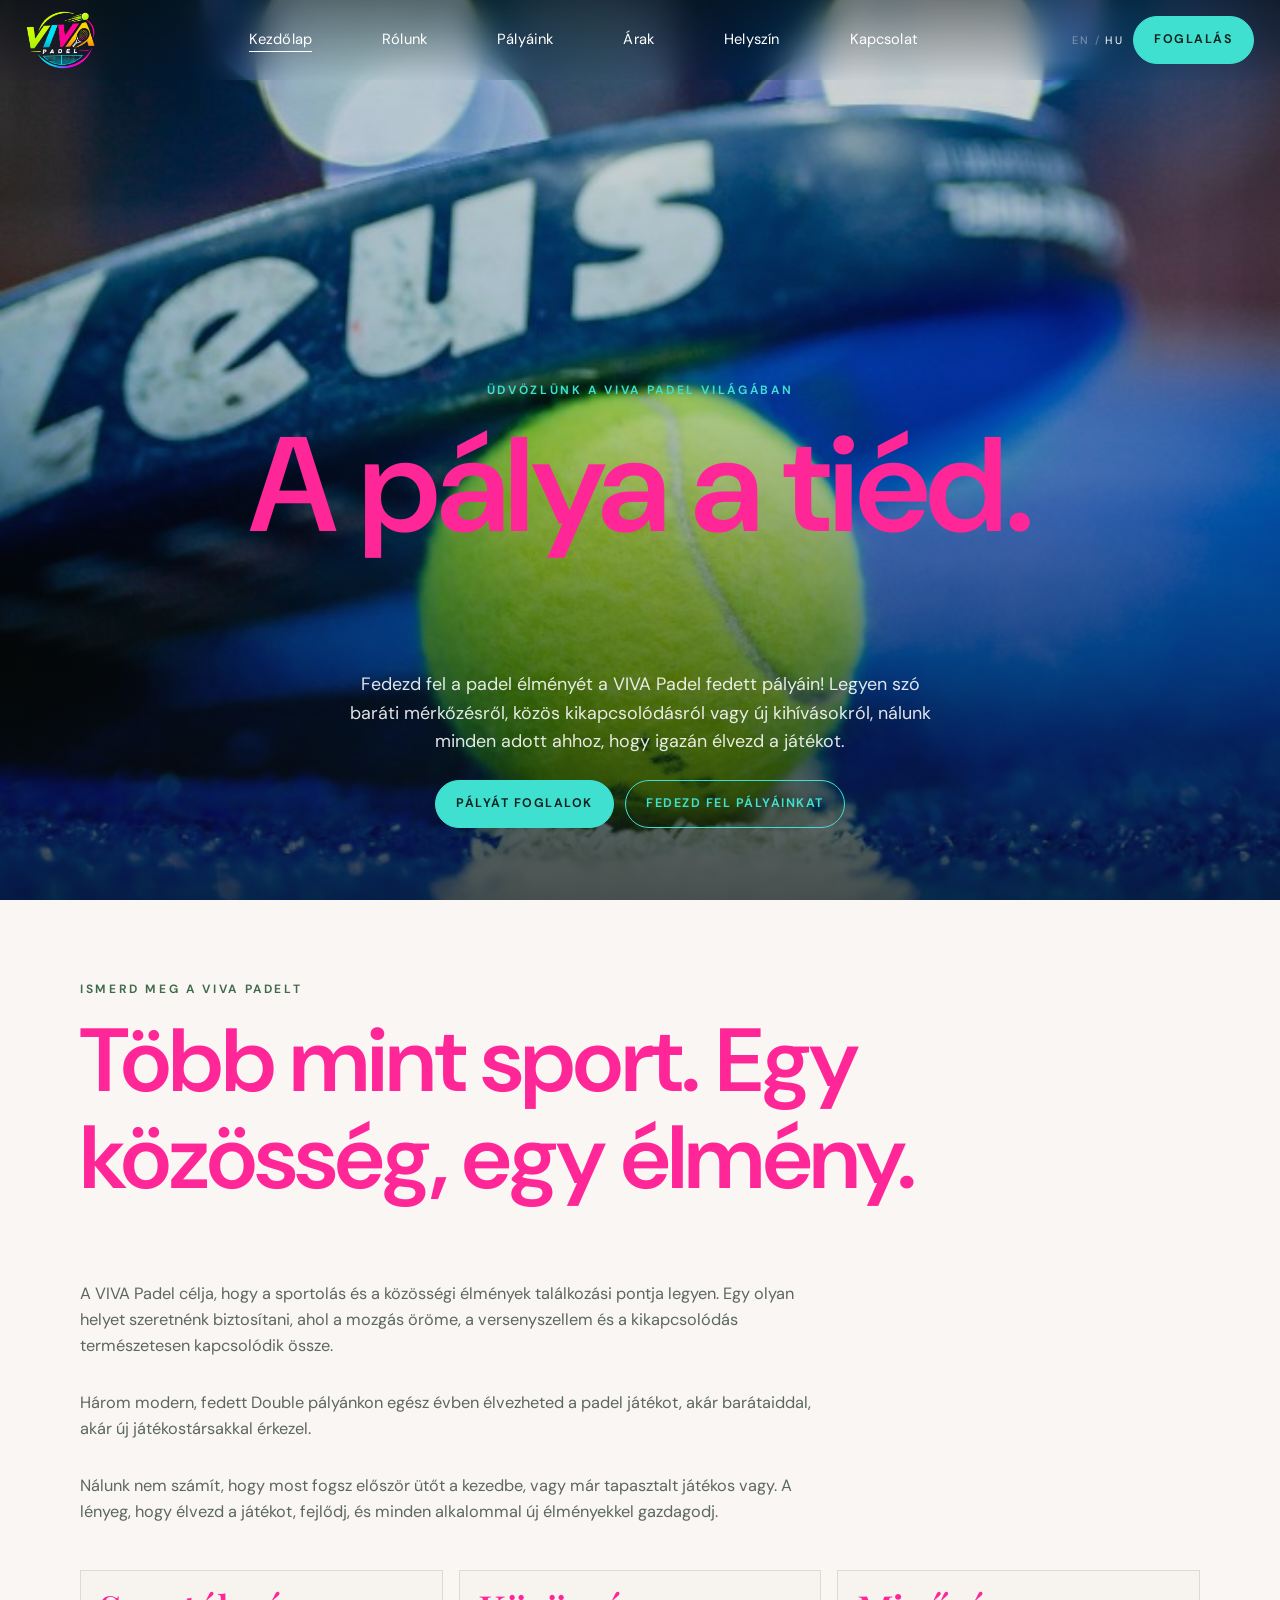
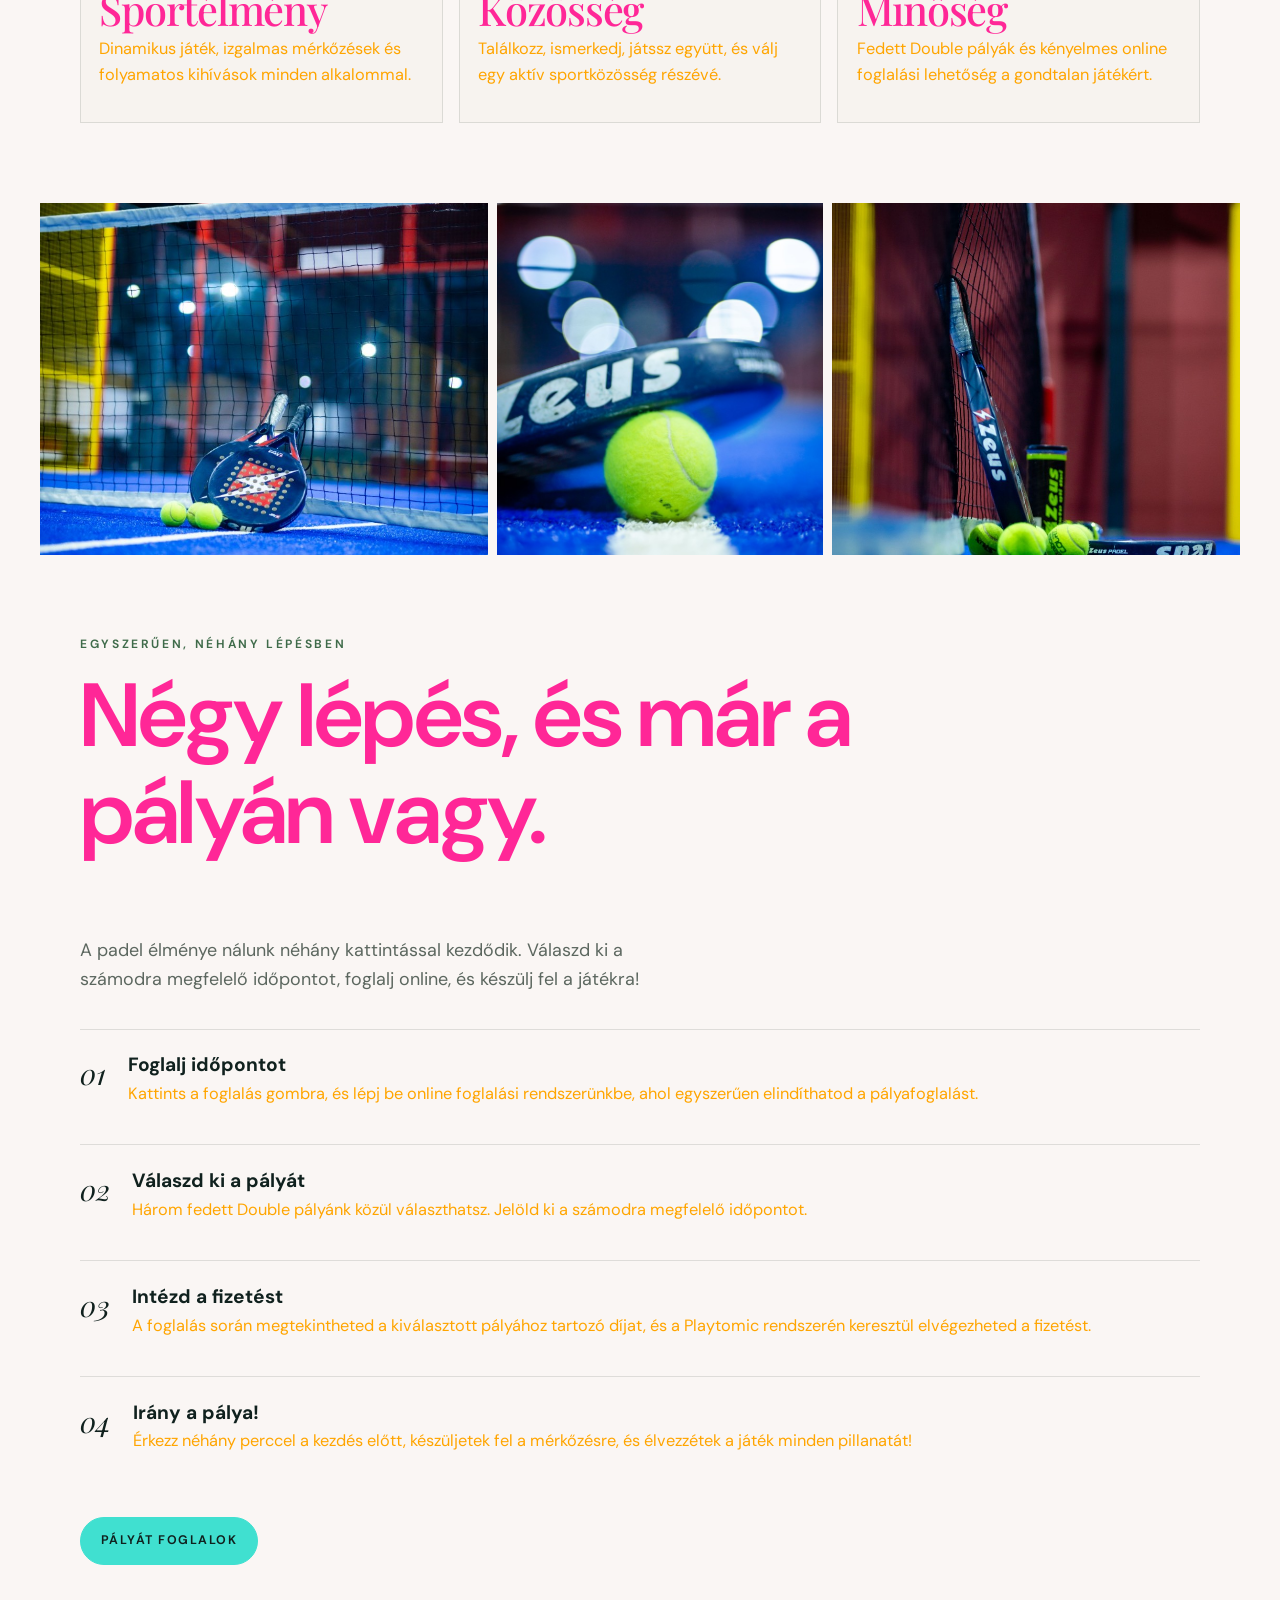
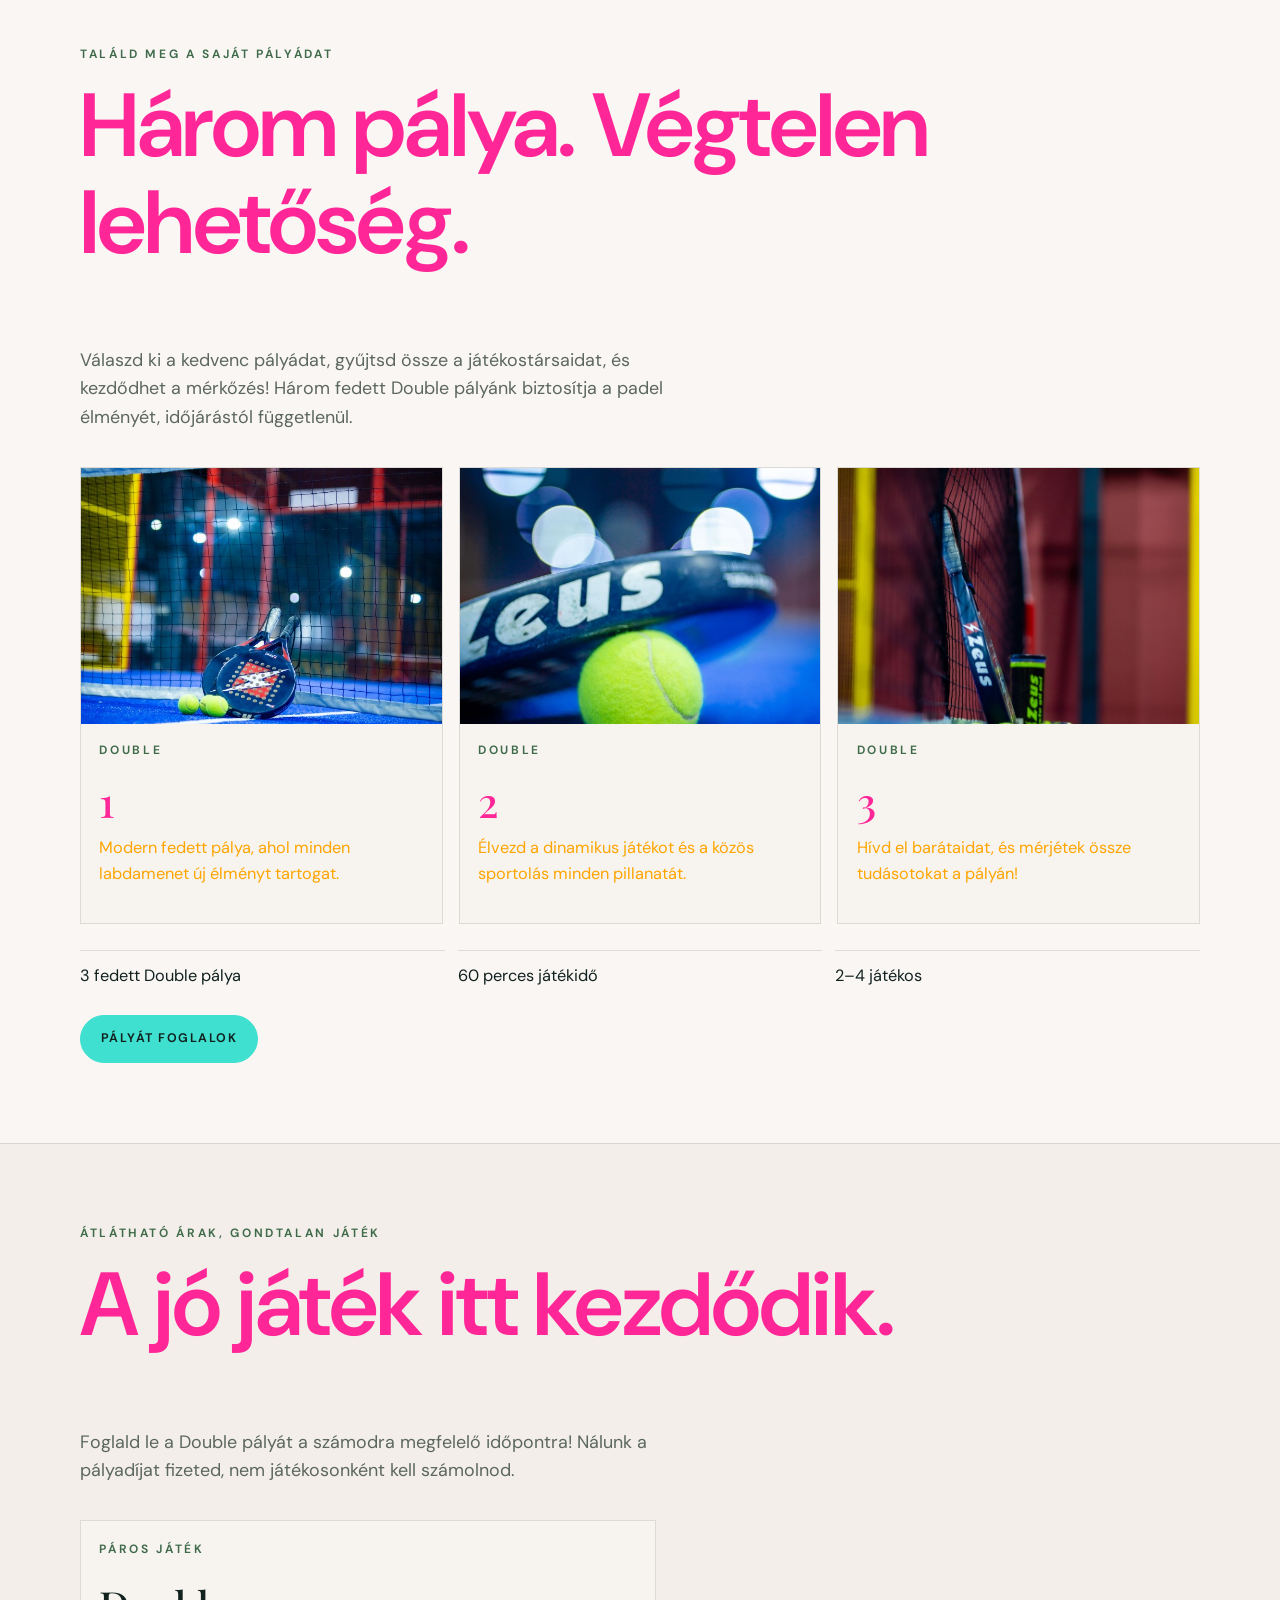
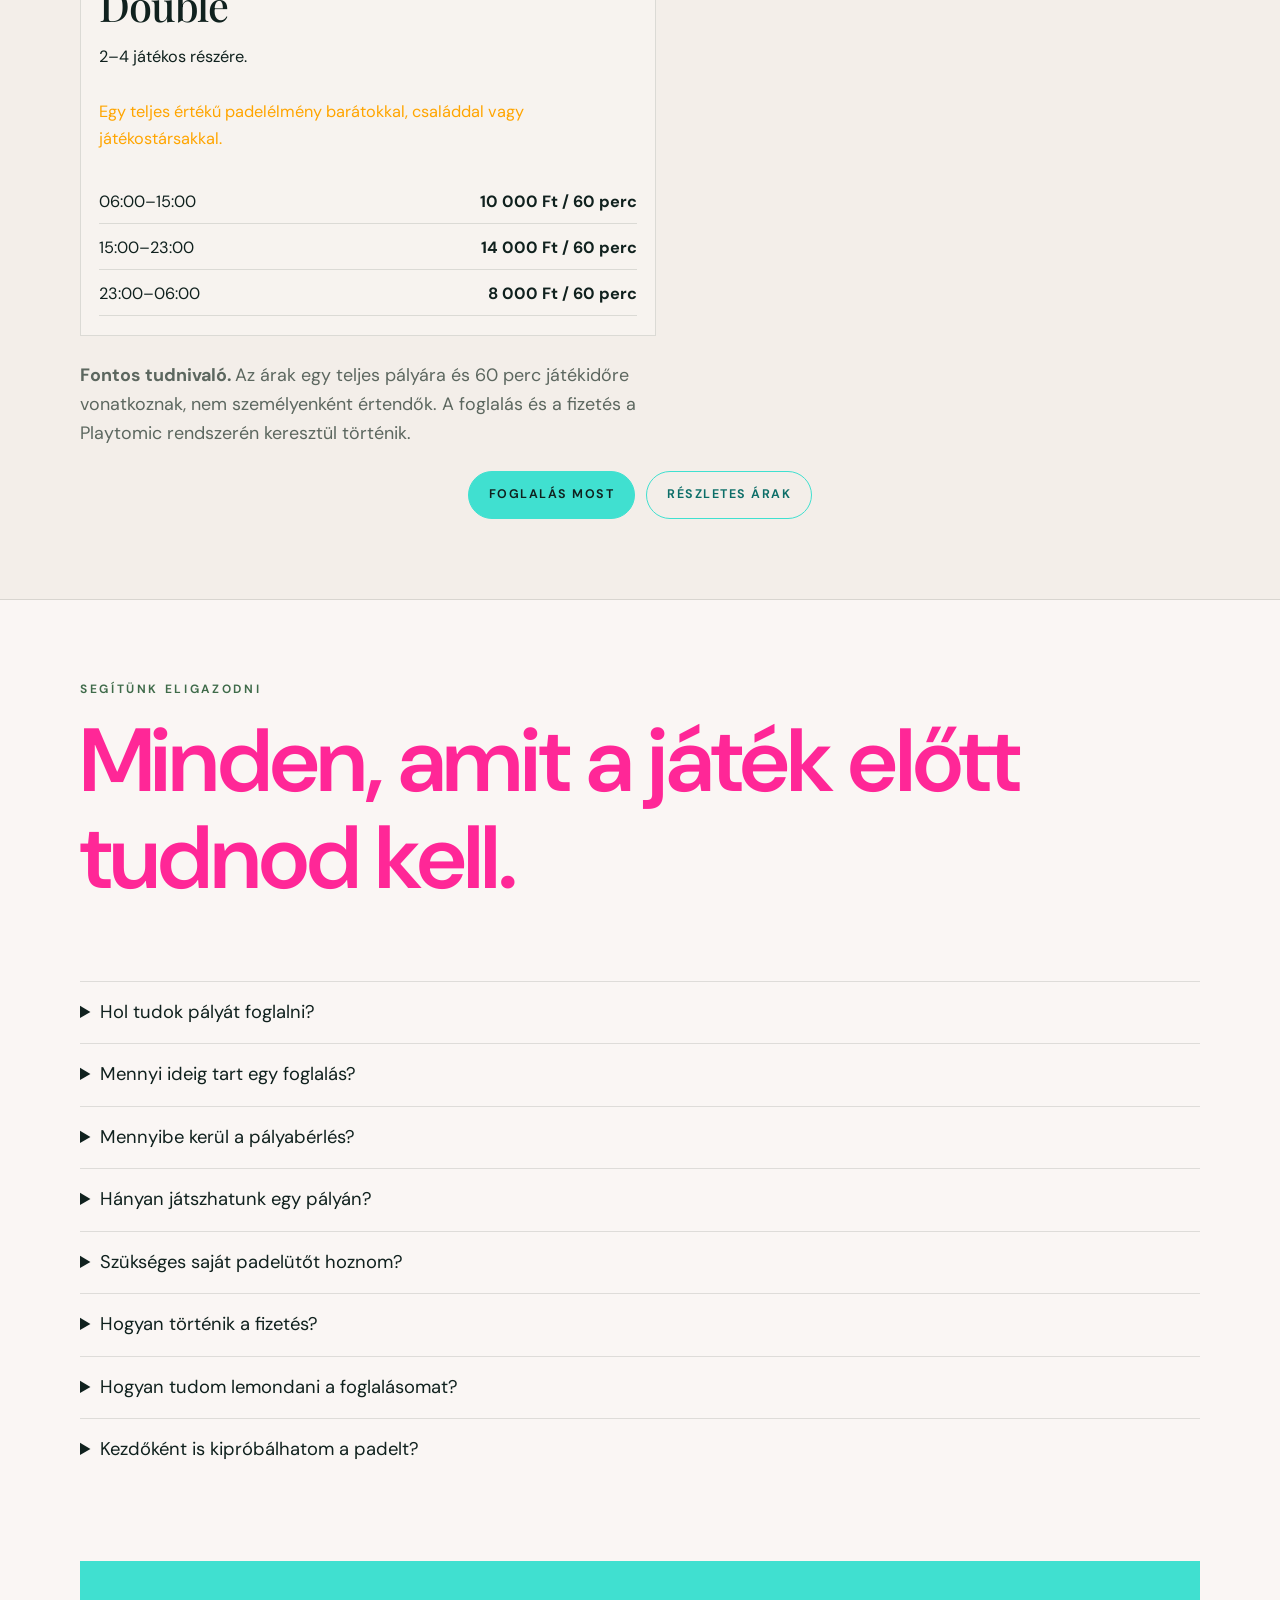
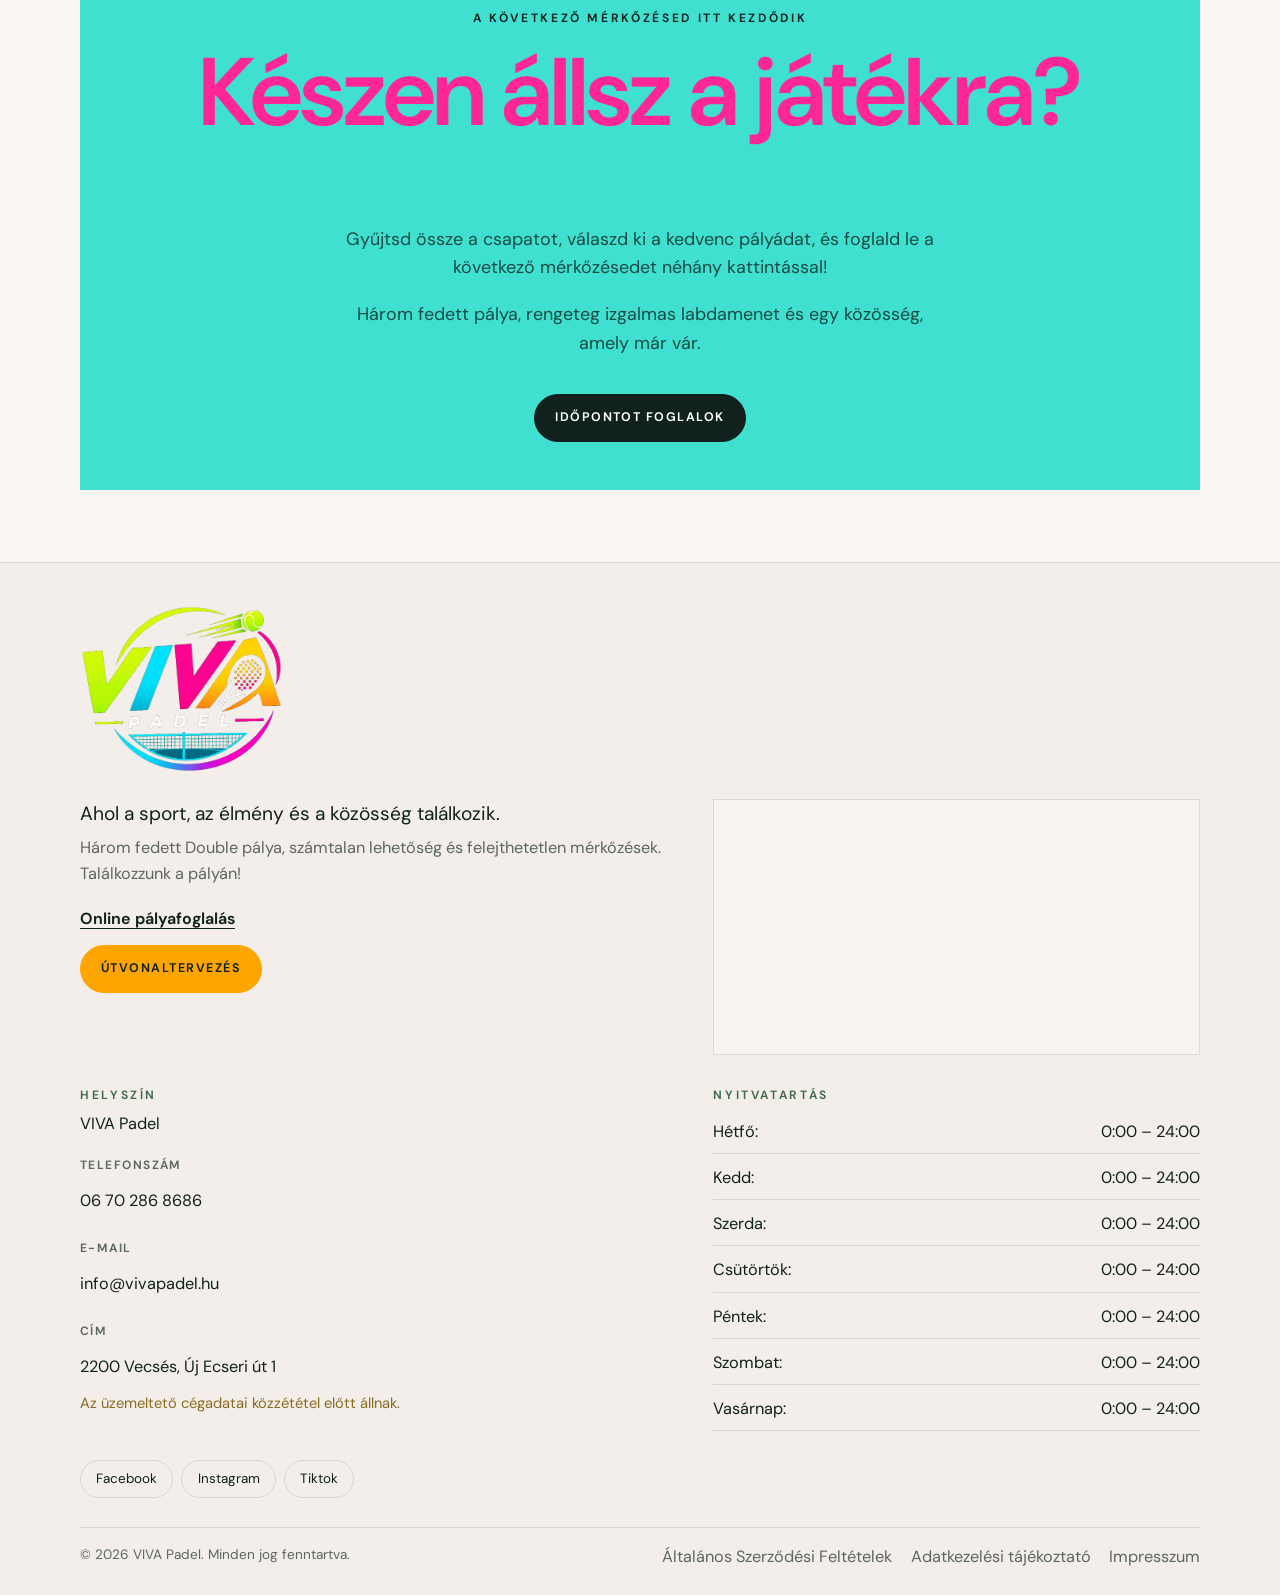
<file: web/index.html>
<!DOCTYPE html>
<html lang="hu">
<head>
  <meta charset="utf-8">
  <meta name="viewport" content="width=device-width, initial-scale=1">
  <title>VIVA Padel · Padelklub</title>
  <meta name="description" content="Fedezd fel a padel élményét a VIVA Padel fedett pályáin. Három Double pálya, 60 perces játékidő, nyitva 0–24.">
  <link rel="icon" href="images/logo.png">
  <link rel="preconnect" href="https://fonts.googleapis.com">
  <link rel="preconnect" href="https://fonts.gstatic.com" crossorigin>
  <link href="https://fonts.googleapis.com/css2?family=DM+Sans:ital,opsz,wght@0,9..40,400;0,9..40,500;0,9..40,600;0,9..40,700&family=Playfair+Display:ital,wght@0,500;0,600;1,500;1,600&display=swap" rel="stylesheet">
  <link rel="stylesheet" href="css/site.css">
  <script>try{if(localStorage.getItem("viva-locale")==="en")document.documentElement.classList.add("lang-en")}catch(e){}</script>
</head>
<body data-title-hu="VIVA Padel · Padelklub" data-title-en="VIVA Padel · Padel club">
  <a class="skip hu" href="#tartalom">Ugrás a tartalomhoz</a>
  <a class="skip en" href="#tartalom">Skip to content</a>
  <header class="header header-home">
    <a href="index.html" class="brand" data-label-hu="VIVA Padel, főoldal" data-label-en="VIVA Padel, home" aria-label="VIVA Padel, főoldal" data-close>
      <img src="images/logo.png" alt="" width="1020" height="850" class="brand-logo">
    </a>
    <nav class="nav-desktop" data-label-hu="Főmenü" data-label-en="Main" aria-label="Főmenü">
        <a href="index.html" aria-current="page"><span class="hu">Kezdőlap</span><span class="en">Home</span></a>
        <a href="rolunk.html"><span class="hu">Rólunk</span><span class="en">About</span></a>
        <a href="palyak.html"><span class="hu">Pályáink</span><span class="en">Our courts</span></a>
        <a href="arak.html"><span class="hu">Árak</span><span class="en">Prices</span></a>
        <a href="helyszin.html"><span class="hu">Helyszín</span><span class="en">Location</span></a>
        <a href="kapcsolat.html"><span class="hu">Kapcsolat</span><span class="en">Contact</span></a>
    </nav>
    <div class="header-actions">
      <div class="lang-switch" role="group" data-label-hu="Nyelv" data-label-en="Language" aria-label="Nyelv">
      <button type="button" data-lang="en" aria-pressed="false">EN</button>
      <span aria-hidden="true">/</span>
      <button type="button" data-lang="hu" aria-pressed="true">HU</button>
    </div>
      <a class="btn btn-lime" href="https://playtomic.com" target="_blank" rel="noopener noreferrer"><span class="hu">Foglalás</span><span class="en">Book</span></a>
      <button class="menu-button" type="button" data-menu aria-expanded="false"><span class="hu">Menü</span><span class="en">Menu</span></button>
    </div>
  </header>
  <div class="menu-overlay">
    <div class="menu-top">
      <a href="index.html" class="brand" aria-label="VIVA Padel" data-close>
        <img src="images/logo.png" alt="" width="1020" height="850" class="brand-logo">
      </a>
      <button class="menu-button" type="button" data-close><span class="hu">Bezár</span><span class="en">Close</span></button>
    </div>
    <nav class="menu-links" data-label-hu="Mobilmenü" data-label-en="Menu" aria-label="Mobilmenü">
      <a href="index.html" aria-current="page"><span class="hu">Kezdőlap</span><span class="en">Home</span></a>
        <a href="rolunk.html"><span class="hu">Rólunk</span><span class="en">About</span></a>
        <a href="palyak.html"><span class="hu">Pályáink</span><span class="en">Our courts</span></a>
        <a href="arak.html"><span class="hu">Árak</span><span class="en">Prices</span></a>
        <a href="helyszin.html"><span class="hu">Helyszín</span><span class="en">Location</span></a>
        <a href="kapcsolat.html"><span class="hu">Kapcsolat</span><span class="en">Contact</span></a>
      <div class="lang-switch" role="group" data-label-hu="Nyelv" data-label-en="Language" aria-label="Nyelv">
      <button type="button" data-lang="en" aria-pressed="false">EN</button>
      <span aria-hidden="true">/</span>
      <button type="button" data-lang="hu" aria-pressed="true">HU</button>
    </div>
      <a class="btn btn-lime" href="https://playtomic.com" target="_blank" rel="noopener noreferrer" data-close><span class="hu">Foglalás</span><span class="en">Book</span></a>
    </nav>
  </div>
  <main id="tartalom">
    <section class="hero">
      <img class="hero-photo" src="images/hero.jpg" alt="Sárga padellabda és ütő a kék pályán" width="682" height="1024">
      <div class="hero-shade" aria-hidden="true"></div>
      <div class="hero-stage">
        <p class="kicker"><span class="hu">Üdvözlünk a VIVA Padel világában</span><span class="en">Welcome to the world of VIVA Padel</span></p>
        <h1><span class="hu">A pálya</span><span class="en">The court</span><span class="hero-italic"><span class="hu"> a tiéd.</span><span class="en"> is yours.</span></span></h1>
        <p class="lead"><span class="hu">Fedezd fel a padel élményét a VIVA Padel fedett pályáin! Legyen szó baráti mérkőzésről, közös kikapcsolódásról vagy új kihívásokról, nálunk minden adott ahhoz, hogy igazán élvezd a játékot.</span><span class="en">Discover padel on the indoor courts of VIVA Padel. A match with friends, time together, or a new challenge: everything is here for you to enjoy the game.</span></p>
        <div class="hero-actions">
          <a class="btn btn-lime" href="https://playtomic.com" target="_blank" rel="noopener noreferrer"><span class="hu">Pályát foglalok</span><span class="en">Book a court</span></a>
          <a class="btn btn-ghost" href="palyak.html"><span class="hu">Fedezd fel pályáinkat</span><span class="en">Discover our courts</span></a>
        </div>
      </div>
    </section>
    <section class="section intro">
      <div class="section-head wide">
        <p class="kicker"><span class="hu">Ismerd meg a VIVA Padelt</span><span class="en">Meet VIVA Padel</span></p>
        <h2><span class="hu">Több mint sport. Egy közösség, egy élmény.</span><span class="en">More than a sport. A community, an experience.</span></h2>
      </div>
      <div class="prose">
        <p><span class="hu">A VIVA Padel célja, hogy a sportolás és a közösségi élmények találkozási pontja legyen. Egy olyan helyet szeretnénk biztosítani, ahol a mozgás öröme, a versenyszellem és a kikapcsolódás természetesen kapcsolódik össze.</span><span class="en">VIVA Padel is where sport and community meet. We want a place where the joy of movement, a competitive spirit, and time off come together naturally.</span></p>
        <p><span class="hu">Három modern, fedett Double pályánkon egész évben élvezheted a padel játékot, akár barátaiddal, akár új játékostársakkal érkezel.</span><span class="en">On our three modern indoor Double courts you can play padel all year, whether you arrive with friends or with new partners.</span></p>
        <p><span class="hu">Nálunk nem számít, hogy most fogsz először ütőt a kezedbe, vagy már tapasztalt játékos vagy. A lényeg, hogy élvezd a játékot, fejlődj, és minden alkalommal új élményekkel gazdagodj.</span><span class="en">It does not matter if this is your first time holding a racket or you already know the game. Enjoy it, get better, and leave with something new every time.</span></p>
      </div>
      <div class="card-grid values">
        <article class="card"><h3><span class="hu">Sportélmény</span><span class="en">The game</span></h3><p class="muted"><span class="hu">Dinamikus játék, izgalmas mérkőzések és folyamatos kihívások minden alkalommal.</span><span class="en">Fast rallies, close matches, and a new challenge every time you play.</span></p></article>
        <article class="card"><h3><span class="hu">Közösség</span><span class="en">Community</span></h3><p class="muted"><span class="hu">Találkozz, ismerkedj, játssz együtt, és válj egy aktív sportközösség részévé.</span><span class="en">Meet people, play together, and become part of an active sports community.</span></p></article>
        <article class="card"><h3><span class="hu">Minőség</span><span class="en">Quality</span></h3><p class="muted"><span class="hu">Fedett Double pályák és kényelmes online foglalási lehetőség a gondtalan játékért.</span><span class="en">Indoor Double courts and easy online booking, so the game stays simple.</span></p></article>
      </div>
    </section>
    <section class="photo-row" data-label-hu="Pályaképek" data-label-en="Court photos" aria-label="Pályaképek">
      <img src="images/gallery-1.jpg" alt="">
      <img src="images/hero.jpg" alt="">
      <img src="images/gallery-2.jpg" alt="">
    </section>
    <section class="section">
      <div class="section-head wide">
        <p class="kicker"><span class="hu">Egyszerűen, néhány lépésben</span><span class="en">A few simple steps</span></p>
        <h2><span class="hu">Négy lépés, és már a pályán vagy.</span><span class="en">Four steps, and you are on court.</span></h2>
        <p class="lead"><span class="hu">A padel élménye nálunk néhány kattintással kezdődik. Válaszd ki a számodra megfelelő időpontot, foglalj online, és készülj fel a játékra!</span><span class="en">Padel here starts with a few clicks. Choose a time that suits you, book online, and get ready to play.</span></p>
      </div>
      <div class="ways">
        <article class="way"><span class="way-no">01</span><div><strong><span class="hu">Foglalj időpontot</span><span class="en">Book a time</span></strong><p class="muted"><span class="hu">Kattints a foglalás gombra, és lépj be online foglalási rendszerünkbe, ahol egyszerűen elindíthatod a pályafoglalást.</span><span class="en">Click the booking button and open our online system, where you can start a court booking.</span></p></div></article>
        <article class="way"><span class="way-no">02</span><div><strong><span class="hu">Válaszd ki a pályát</span><span class="en">Choose your court</span></strong><p class="muted"><span class="hu">Három fedett Double pályánk közül választhatsz. Jelöld ki a számodra megfelelő időpontot.</span><span class="en">Pick from three indoor Double courts. Choose the time that suits you.</span></p></div></article>
        <article class="way"><span class="way-no">03</span><div><strong><span class="hu">Intézd a fizetést</span><span class="en">Pay</span></strong><p class="muted"><span class="hu">A foglalás során megtekintheted a kiválasztott pályához tartozó díjat, és a Playtomic rendszerén keresztül elvégezheted a fizetést.</span><span class="en">During booking you see the fee for the court you chose, and you pay through Playtomic.</span></p></div></article>
        <article class="way"><span class="way-no">04</span><div><strong><span class="hu">Irány a pálya!</span><span class="en">Head to the court</span></strong><p class="muted"><span class="hu">Érkezz néhány perccel a kezdés előtt, készüljetek fel a mérkőzésre, és élvezzétek a játék minden pillanatát!</span><span class="en">Arrive a few minutes early, get ready for the match, and enjoy every moment of the game.</span></p></div></article>
      </div>
      <div class="section-action"><a class="btn btn-lime" href="https://playtomic.com" target="_blank" rel="noopener noreferrer"><span class="hu">Pályát foglalok</span><span class="en">Book a court</span></a></div>
    </section>
    <section class="section" style="padding-top: 0">
      <div class="section-head wide">
        <p class="kicker"><span class="hu">Találd meg a saját pályádat</span><span class="en">Find your own court</span></p>
        <h2><span class="hu">Három pálya. Végtelen lehetőség.</span><span class="en">Three courts. Endless ways to play.</span></h2>
        <p class="lead"><span class="hu">Válaszd ki a kedvenc pályádat, gyűjtsd össze a játékostársaidat, és kezdődhet a mérkőzés! Három fedett Double pályánk biztosítja a padel élményét, időjárástól függetlenül.</span><span class="en">Choose your favourite court, get your partners together, and the match can start. Three indoor Double courts, whatever the weather.</span></p>
      </div>
      <div class="court-grid">
          <article class="card photo-card">
            <img src="images/gallery-1.jpg" alt="">
            <div>
              <p class="kicker"><span class="hu">Double</span><span class="en">Double</span></p>
              <h3>1</h3>
              <p class="muted"><span class="hu">Modern fedett pálya, ahol minden labdamenet új élményt tartogat.</span><span class="en">A modern indoor court, where every rally feels new.</span></p>
            </div>
          </article>
          <article class="card photo-card">
            <img src="images/hero.jpg" alt="">
            <div>
              <p class="kicker"><span class="hu">Double</span><span class="en">Double</span></p>
              <h3>2</h3>
              <p class="muted"><span class="hu">Élvezd a dinamikus játékot és a közös sportolás minden pillanatát.</span><span class="en">Enjoy the pace of the game and every moment of playing together.</span></p>
            </div>
          </article>
          <article class="card photo-card">
            <img src="images/gallery-2.jpg" alt="">
            <div>
              <p class="kicker"><span class="hu">Double</span><span class="en">Double</span></p>
              <h3>3</h3>
              <p class="muted"><span class="hu">Hívd el barátaidat, és mérjétek össze tudásotokat a pályán!</span><span class="en">Bring your friends and see how you match up on court.</span></p>
            </div>
          </article>
      </div>
      <ul class="facts">
          <li><span class="hu">3 fedett Double pálya</span><span class="en">3 indoor Double courts</span></li>
          <li><span class="hu">60 perces játékidő</span><span class="en">60-minute game time</span></li>
          <li><span class="hu">2–4 játékos</span><span class="en">2–4 players</span></li>
        </ul>
      <div class="section-action"><a class="btn btn-lime" href="https://playtomic.com" target="_blank" rel="noopener noreferrer"><span class="hu">Pályát foglalok</span><span class="en">Book a court</span></a></div>
    </section>
    <section class="price-band">
      <div class="section">
        <div class="section-head wide">
          <p class="kicker"><span class="hu">Átlátható árak, gondtalan játék</span><span class="en">Clear prices, an easy game</span></p>
          <h2><span class="hu">A jó játék itt kezdődik.</span><span class="en">The good game starts here.</span></h2>
          <p class="lead"><span class="hu">Foglald le a Double pályát a számodra megfelelő időpontra! Nálunk a pályadíjat fizeted, nem játékosonként kell számolnod.</span><span class="en">Book the Double court for a time that suits you. You pay for the court, not per player.</span></p>
        </div>
        <div>
        <div class="price-grid">
          <article class="card stack">
            <p class="kicker"><span class="hu">Páros játék</span><span class="en">Pairs</span></p>
            <h3>Double</h3>
            <p><span class="hu">2–4 játékos részére.</span><span class="en">For 2–4 players.</span></p>
            <p class="muted"><span class="hu">Egy teljes értékű padelélmény barátokkal, családdal vagy játékostársakkal.</span><span class="en">A full game of padel with friends, family, or partners.</span></p>
            <ul class="hours">
              <li><span>06:00–15:00</span><strong>10 000 Ft / <span class="hu">60 perc</span><span class="en">60 min</span></strong></li>
              <li><span>15:00–23:00</span><strong>14 000 Ft / <span class="hu">60 perc</span><span class="en">60 min</span></strong></li>
              <li><span>23:00–06:00</span><strong>8 000 Ft / <span class="hu">60 perc</span><span class="en">60 min</span></strong></li>
            </ul>
          </article>
        </div>
        <p class="lead" style="margin-top: 1.6rem">
          <strong><span class="hu">Fontos tudnivaló. </span><span class="en">Good to know. </span></strong>
          <span class="hu">Az árak egy teljes pályára és 60 perc játékidőre vonatkoznak, nem személyenként értendők. A foglalás és a fizetés a Playtomic rendszerén keresztül történik.</span><span class="en">Prices are for one full court and 60 minutes of play, not per person. Booking and payment go through Playtomic.</span>
        </p>
      </div>
        <div class="hero-actions">
          <a class="btn btn-lime" href="https://playtomic.com" target="_blank" rel="noopener noreferrer"><span class="hu">Foglalás most</span><span class="en">Book now</span></a>
          <a class="btn btn-ghost" href="arak.html"><span class="hu">Részletes árak</span><span class="en">Full prices</span></a>
        </div>
      </div>
    </section>
    <section class="section">
      <div class="section-head wide">
        <p class="kicker"><span class="hu">Segítünk eligazodni</span><span class="en">We will help you find your way</span></p>
        <h2><span class="hu">Minden, amit a játék előtt tudnod kell.</span><span class="en">Everything to know before you play.</span></h2>
      </div>
      <div class="faq">
          <details>
            <summary><span class="hu">Hol tudok pályát foglalni?</span><span class="en">Where can I book a court?</span></summary>
            <p><span class="hu">Pályát online, a weboldalunkon található foglalás gombra kattintva, a Playtomic rendszerén keresztül tudsz foglalni. Itt megtekintheted az elérhető időpontokat, kiválaszthatod a pályát, és elvégezheted a foglalást.</span><span class="en">Book online through Playtomic, using the booking button on our site. You can see open times, choose a court, and complete the booking there.</span></p>
          </details>
          <details>
            <summary><span class="hu">Mennyi ideig tart egy foglalás?</span><span class="en">How long is a booking?</span></summary>
            <p><span class="hu">Egy foglalás alapértelmezetten 60 perc játékidőt biztosít. Amennyiben hosszabb időt szeretnétek játszani, további időpontot is foglalhattok az elérhetőség függvényében.</span><span class="en">A booking is 60 minutes of play. If you want longer, you can book another slot when one is free.</span></p>
          </details>
          <details>
            <summary><span class="hu">Mennyibe kerül a pályabérlés?</span><span class="en">How much does a court cost?</span></summary>
            <p><span class="hu">A Double pálya 60 percre 06:00–15:00 között 10 000 Ft, 15:00–23:00 között 14 000 Ft, 23:00–06:00 között 8 000 Ft. A díj a kezdés időpontjától függ, és egy teljes pályára szól.</span><span class="en">A Double court is 10,000 Ft from 06:00 to 15:00, 14,000 Ft from 15:00 to 23:00, and 8,000 Ft from 23:00 to 06:00, for 60 minutes. The fee depends on the start time and covers the whole court.</span></p>
          </details>
          <details>
            <summary><span class="hu">Hányan játszhatunk egy pályán?</span><span class="en">How many people can play on one court?</span></summary>
            <p><span class="hu">Minden pályánk Double pálya, 2–4 játékos számára.</span><span class="en">Every court is a Double court, for 2–4 players.</span></p>
          </details>
          <details>
            <summary><span class="hu">Szükséges saját padelütőt hoznom?</span><span class="en">Do I need my own padel racket?</span></summary>
            <p><span class="hu">Nem feltétlenül! Amennyiben nincs saját felszerelésed, a recepción lehetőséged van ütőt kérni. Az ütőbérlés aktuális díjáról a helyszínen érdeklődhetsz.</span><span class="en">Not necessarily. If you do not have your own, you can ask for a racket at reception. The rental fee is told there.</span></p>
          </details>
          <details>
            <summary><span class="hu">Hogyan történik a fizetés?</span><span class="en">How do I pay?</span></summary>
            <p><span class="hu">A fizetés a Playtomic online foglalási rendszerén keresztül történik, a foglalás során megadott feltételek szerint.</span><span class="en">You pay through Playtomic while you book, under the terms shown there.</span></p>
          </details>
          <details>
            <summary><span class="hu">Hogyan tudom lemondani a foglalásomat?</span><span class="en">How do I cancel a booking?</span></summary>
            <p><span class="hu">A foglalás lemondását a Playtomic rendszerén keresztül tudod intézni. A lemondásra vonatkozó feltételeket a foglalási rendszer szabályzata tartalmazza.</span><span class="en">Cancel through Playtomic. The cancellation rules are in the booking system’s terms.</span></p>
          </details>
          <details>
            <summary><span class="hu">Kezdőként is kipróbálhatom a padelt?</span><span class="en">Can I try padel as a beginner?</span></summary>
            <p><span class="hu">Természetesen! A padel könnyen elsajátítható, élvezetes sport, amelyet kezdőként is bátran kipróbálhatsz. Hívd el barátaidat, és tapasztaljátok meg együtt a játék örömét!</span><span class="en">Yes. Padel is easy to pick up and fun from the first game. Bring your friends and try it together.</span></p>
          </details>
        </div>
    </section>
    <section class="cta-band">
      <p class="kicker"><span class="hu">A következő mérkőzésed itt kezdődik</span><span class="en">Your next match starts here</span></p>
      <h2><span class="hu">Készen állsz a játékra?</span><span class="en">Ready to play?</span></h2>
      <p class="lead"><span class="hu">Gyűjtsd össze a csapatot, válaszd ki a kedvenc pályádat, és foglald le a következő mérkőzésedet néhány kattintással!</span><span class="en">Get the team together, choose your favourite court, and book your next match in a few clicks.</span></p>
      <p class="lead"><span class="hu">Három fedett pálya, rengeteg izgalmas labdamenet és egy közösség, amely már vár.</span><span class="en">Three indoor courts, rally after rally, and a community that is already waiting.</span></p>
      <a class="btn btn-light" href="https://playtomic.com" target="_blank" rel="noopener noreferrer"><span class="hu">Időpontot foglalok</span><span class="en">Book a time</span></a>
    </section>
  </main>
  <footer class="site-footer">
    <div class="footer-inner">
      <a href="index.html" class="footer-brand" aria-label="VIVA Padel">
        <img src="images/logo.png" alt="" width="1020" height="850" class="footer-logo">
      </a>
      <div class="footer-top">
        <div>
          <p class="footer-lead"><span class="hu">Ahol a sport, az élmény és a közösség találkozik.</span><span class="en">Where sport, the experience, and the community meet.</span></p>
          <p class="muted footer-text"><span class="hu">Három fedett Double pálya, számtalan lehetőség és felejthetetlen mérkőzések. Találkozzunk a pályán!</span><span class="en">Three indoor Double courts, plenty of ways to play, and matches you will remember. See you on court.</span></p>
          <div class="footer-actions">
            <a class="footer-book" href="https://playtomic.com" target="_blank" rel="noopener noreferrer"><span class="hu">Online pályafoglalás</span><span class="en">Book a court online</span></a>
            <a class="btn btn-route" href="https://maps.app.goo.gl/bhWNsgsahF2fgR7u5" target="_blank" rel="noopener noreferrer"><span class="hu">Útvonaltervezés</span><span class="en">Directions</span></a>
          </div>
        </div>
        <iframe class="footer-map" title="VIVA Padel, Vecsés, Új Ecseri út 1" src="https://maps.google.com/maps?q=47.401107,19.2986646&amp;hl=hu&amp;z=16&amp;output=embed" loading="lazy" referrerpolicy="no-referrer-when-downgrade"></iframe>
      </div>
      <div class="footer-grid">
        <div>
          <p class="kicker"><span class="hu">Helyszín</span><span class="en">Location</span></p>
          <p>VIVA Padel</p>
          <div class="contact-line">
            <p class="contact-label"><span class="hu">Telefonszám</span><span class="en">Phone</span></p>
            <p><a href="tel:+36702868686">06 70 286 8686</a></p>
          </div>
          <div class="contact-line">
            <p class="contact-label"><span class="hu">E-mail</span><span class="en">Email</span></p>
            <p><a href="mailto:info@vivapadel.hu">info@vivapadel.hu</a></p>
          </div>
          <div class="contact-line">
            <p class="contact-label"><span class="hu">Cím</span><span class="en">Address</span></p>
            <p>2200 Vecsés, Új Ecseri út 1</p>
          </div>
          <p class="legal-note"><span class="hu">Az üzemeltető cégadatai közzététel előtt állnak.</span><span class="en">The operator’s company details are still to be published.</span></p>
        </div>
        <div>
          <p class="kicker"><span class="hu">Nyitvatartás</span><span class="en">Hours</span></p>
          <ul class="hours">
            <li><span><span class="hu">Hétfő:</span><span class="en">Monday:</span></span><span>0:00 – 24:00</span></li>
            <li><span><span class="hu">Kedd:</span><span class="en">Tuesday:</span></span><span>0:00 – 24:00</span></li>
            <li><span><span class="hu">Szerda:</span><span class="en">Wednesday:</span></span><span>0:00 – 24:00</span></li>
            <li><span><span class="hu">Csütörtök:</span><span class="en">Thursday:</span></span><span>0:00 – 24:00</span></li>
            <li><span><span class="hu">Péntek:</span><span class="en">Friday:</span></span><span>0:00 – 24:00</span></li>
            <li><span><span class="hu">Szombat:</span><span class="en">Saturday:</span></span><span>0:00 – 24:00</span></li>
            <li><span><span class="hu">Vasárnap:</span><span class="en">Sunday:</span></span><span>0:00 – 24:00</span></li>
          </ul>
        </div>
      </div>
      <nav class="footer-pages" data-label-hu="Közösségi oldalak" data-label-en="Social" aria-label="Közösségi oldalak">
        <a href="https://www.facebook.com/" target="_blank" rel="noopener noreferrer">Facebook</a>
        <a href="https://www.instagram.com/" target="_blank" rel="noopener noreferrer">Instagram</a>
        <a href="https://www.tiktok.com/" target="_blank" rel="noopener noreferrer">Tiktok</a>
      </nav>
      <div class="footer-bottom">
        <p class="fine">© <span class="year">2026</span> VIVA Padel. <span class="hu">Minden jog fenntartva.</span><span class="en">All rights reserved.</span></p>
        <div class="footer-links">
          <a href="aszf.html"><span class="hu">Általános Szerződési Feltételek</span><span class="en">Terms and conditions</span></a>
          <a href="adatvedelem.html"><span class="hu">Adatkezelési tájékoztató</span><span class="en">Privacy notice</span></a>
          <a href="impresszum.html"><span class="hu">Impresszum</span><span class="en">Imprint</span></a>
        </div>
      </div>
    </div>
  </footer>
  <script src="js/site.js"></script>
</body>
</html>
</file>
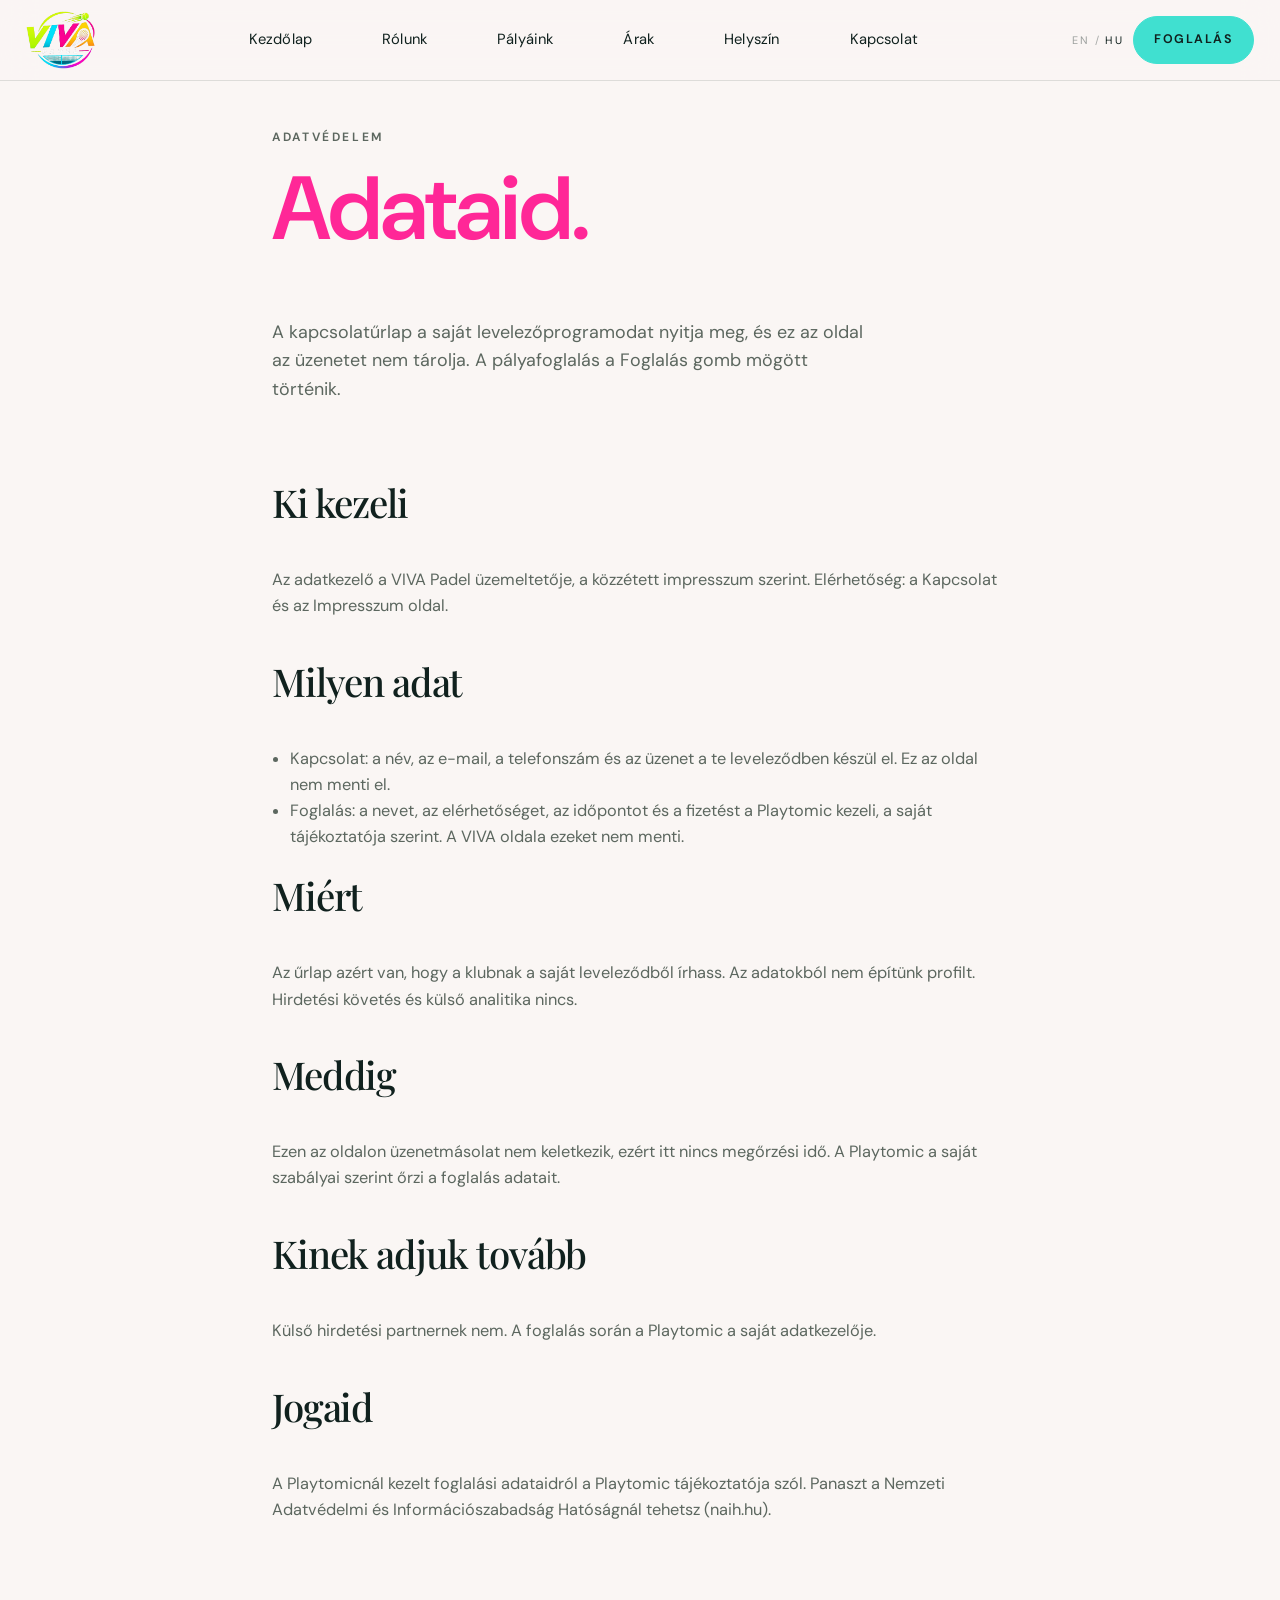
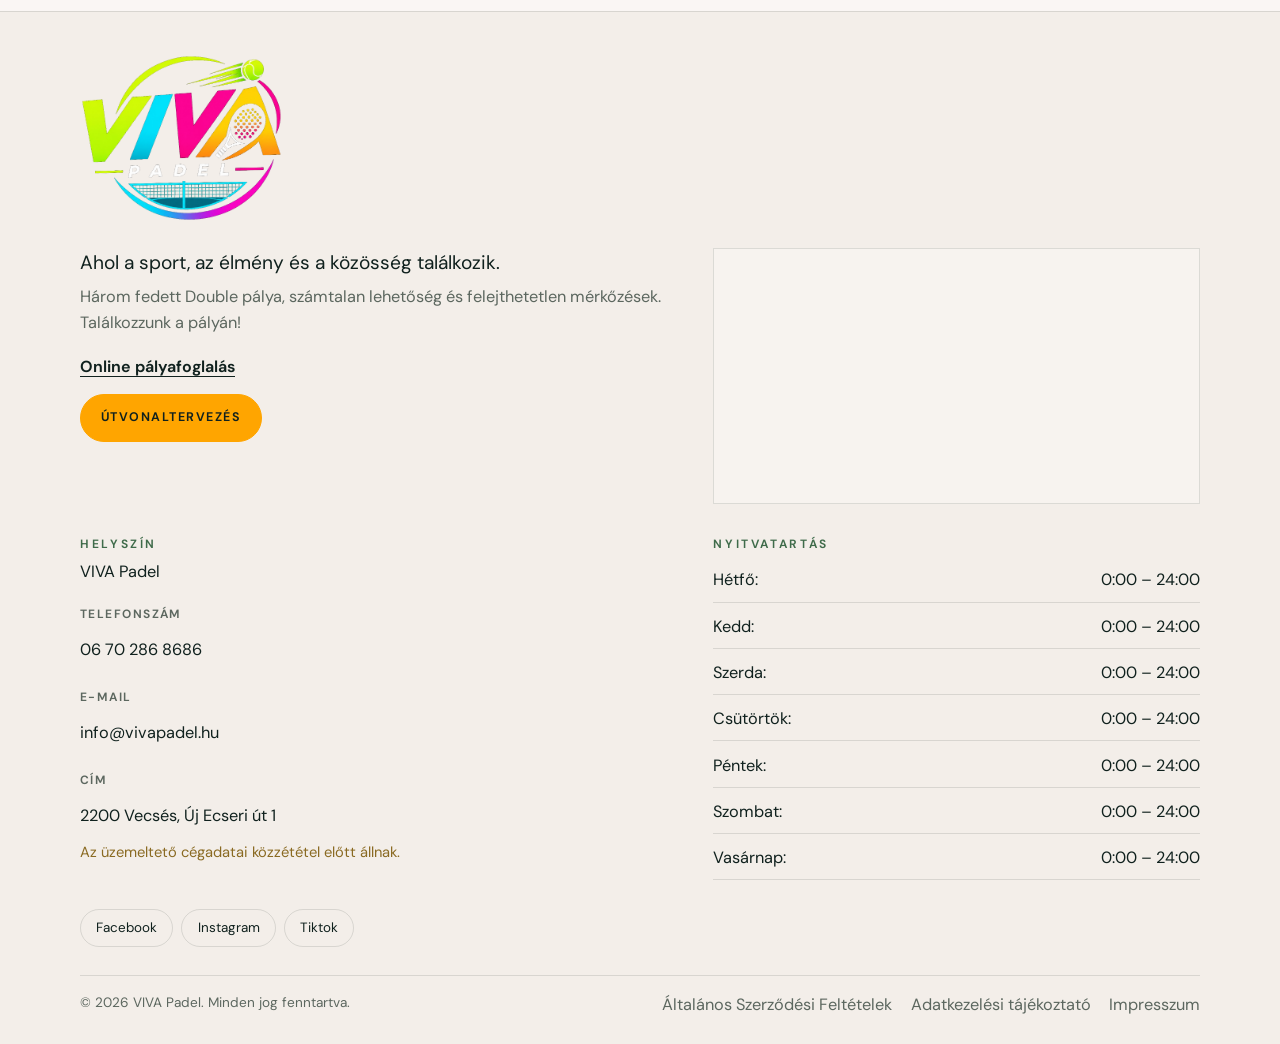
<file: web/adatvedelem.html>
<!DOCTYPE html>
<html lang="hu">
<head>
  <meta charset="utf-8">
  <meta name="viewport" content="width=device-width, initial-scale=1">
  <title>Adatkezelés · VIVA Padel</title>
  <meta name="description" content="A VIVA Padel adatkezelési tájékoztatója. A pályafoglalás adatait a foglalóoldal kezeli.">
  <link rel="icon" href="images/logo.png">
  <link rel="preconnect" href="https://fonts.googleapis.com">
  <link rel="preconnect" href="https://fonts.gstatic.com" crossorigin>
  <link href="https://fonts.googleapis.com/css2?family=DM+Sans:ital,opsz,wght@0,9..40,400;0,9..40,500;0,9..40,600;0,9..40,700&family=Playfair+Display:ital,wght@0,500;0,600;1,500;1,600&display=swap" rel="stylesheet">
  <link rel="stylesheet" href="css/site.css">
  <script>try{if(localStorage.getItem("viva-locale")==="en")document.documentElement.classList.add("lang-en")}catch(e){}</script>
</head>
<body data-title-hu="Adatkezelés · VIVA Padel" data-title-en="Adatkezelés · VIVA Padel">
  <a class="skip hu" href="#tartalom">Ugrás a tartalomhoz</a>
  <a class="skip en" href="#tartalom">Skip to content</a>
  <header class="header">
    <a href="index.html" class="brand" data-label-hu="VIVA Padel, főoldal" data-label-en="VIVA Padel, home" aria-label="VIVA Padel, főoldal" data-close>
      <img src="images/logo.png" alt="" width="1020" height="850" class="brand-logo">
    </a>
    <nav class="nav-desktop" data-label-hu="Főmenü" data-label-en="Main" aria-label="Főmenü">
        <a href="index.html"><span class="hu">Kezdőlap</span><span class="en">Home</span></a>
        <a href="rolunk.html"><span class="hu">Rólunk</span><span class="en">About</span></a>
        <a href="palyak.html"><span class="hu">Pályáink</span><span class="en">Our courts</span></a>
        <a href="arak.html"><span class="hu">Árak</span><span class="en">Prices</span></a>
        <a href="helyszin.html"><span class="hu">Helyszín</span><span class="en">Location</span></a>
        <a href="kapcsolat.html"><span class="hu">Kapcsolat</span><span class="en">Contact</span></a>
    </nav>
    <div class="header-actions">
      <div class="lang-switch" role="group" data-label-hu="Nyelv" data-label-en="Language" aria-label="Nyelv">
      <button type="button" data-lang="en" aria-pressed="false">EN</button>
      <span aria-hidden="true">/</span>
      <button type="button" data-lang="hu" aria-pressed="true">HU</button>
    </div>
      <a class="btn btn-lime" href="https://playtomic.com" target="_blank" rel="noopener noreferrer"><span class="hu">Foglalás</span><span class="en">Book</span></a>
      <button class="menu-button" type="button" data-menu aria-expanded="false"><span class="hu">Menü</span><span class="en">Menu</span></button>
    </div>
  </header>
  <div class="menu-overlay">
    <div class="menu-top">
      <a href="index.html" class="brand" aria-label="VIVA Padel" data-close>
        <img src="images/logo.png" alt="" width="1020" height="850" class="brand-logo">
      </a>
      <button class="menu-button" type="button" data-close><span class="hu">Bezár</span><span class="en">Close</span></button>
    </div>
    <nav class="menu-links" data-label-hu="Mobilmenü" data-label-en="Menu" aria-label="Mobilmenü">
      <a href="index.html"><span class="hu">Kezdőlap</span><span class="en">Home</span></a>
        <a href="rolunk.html"><span class="hu">Rólunk</span><span class="en">About</span></a>
        <a href="palyak.html"><span class="hu">Pályáink</span><span class="en">Our courts</span></a>
        <a href="arak.html"><span class="hu">Árak</span><span class="en">Prices</span></a>
        <a href="helyszin.html"><span class="hu">Helyszín</span><span class="en">Location</span></a>
        <a href="kapcsolat.html"><span class="hu">Kapcsolat</span><span class="en">Contact</span></a>
      <div class="lang-switch" role="group" data-label-hu="Nyelv" data-label-en="Language" aria-label="Nyelv">
      <button type="button" data-lang="en" aria-pressed="false">EN</button>
      <span aria-hidden="true">/</span>
      <button type="button" data-lang="hu" aria-pressed="true">HU</button>
    </div>
      <a class="btn btn-lime" href="https://playtomic.com" target="_blank" rel="noopener noreferrer" data-close><span class="hu">Foglalás</span><span class="en">Book</span></a>
    </nav>
  </div>
  <main id="tartalom">
    <div class="page-wrap prose">
      <header class="section-head">
        <p class="kicker">Adatvédelem</p>
        <h1>Adataid.</h1>
        <p class="lead">A kapcsolatűrlap a saját levelezőprogramodat nyitja meg, és ez az oldal az üzenetet nem tárolja. A pályafoglalás a Foglalás gomb mögött történik.</p>
      </header>
      <h2>Ki kezeli</h2>
      <p>Az adatkezelő a VIVA Padel üzemeltetője, a közzétett impresszum szerint. Elérhetőség: a Kapcsolat és az Impresszum oldal.</p>
      <h2>Milyen adat</h2>
      <ul>
        <li>Kapcsolat: a név, az e-mail, a telefonszám és az üzenet a te leveleződben készül el. Ez az oldal nem menti el.</li>
        <li>Foglalás: a nevet, az elérhetőséget, az időpontot és a fizetést a Playtomic kezeli, a saját tájékoztatója szerint. A VIVA oldala ezeket nem menti.</li>
      </ul>
      <h2>Miért</h2>
      <p>Az űrlap azért van, hogy a klubnak a saját leveleződből írhass. Az adatokból nem építünk profilt. Hirdetési követés és külső analitika nincs.</p>
      <h2>Meddig</h2>
      <p>Ezen az oldalon üzenetmásolat nem keletkezik, ezért itt nincs megőrzési idő. A Playtomic a saját szabályai szerint őrzi a foglalás adatait.</p>
      <h2>Kinek adjuk tovább</h2>
      <p>Külső hirdetési partnernek nem. A foglalás során a Playtomic a saját adatkezelője.</p>
      <h2>Jogaid</h2>
      <p>A Playtomicnál kezelt foglalási adataidról a Playtomic tájékoztatója szól. Panaszt a Nemzeti Adatvédelmi és Információszabadság Hatóságnál tehetsz (naih.hu).</p>
    </div>
  </main>
  <footer class="site-footer">
    <div class="footer-inner">
      <a href="index.html" class="footer-brand" aria-label="VIVA Padel">
        <img src="images/logo.png" alt="" width="1020" height="850" class="footer-logo">
      </a>
      <div class="footer-top">
        <div>
          <p class="footer-lead"><span class="hu">Ahol a sport, az élmény és a közösség találkozik.</span><span class="en">Where sport, the experience, and the community meet.</span></p>
          <p class="muted footer-text"><span class="hu">Három fedett Double pálya, számtalan lehetőség és felejthetetlen mérkőzések. Találkozzunk a pályán!</span><span class="en">Three indoor Double courts, plenty of ways to play, and matches you will remember. See you on court.</span></p>
          <div class="footer-actions">
            <a class="footer-book" href="https://playtomic.com" target="_blank" rel="noopener noreferrer"><span class="hu">Online pályafoglalás</span><span class="en">Book a court online</span></a>
            <a class="btn btn-route" href="https://maps.app.goo.gl/bhWNsgsahF2fgR7u5" target="_blank" rel="noopener noreferrer"><span class="hu">Útvonaltervezés</span><span class="en">Directions</span></a>
          </div>
        </div>
        <iframe class="footer-map" title="VIVA Padel, Vecsés, Új Ecseri út 1" src="https://maps.google.com/maps?q=47.401107,19.2986646&amp;hl=hu&amp;z=16&amp;output=embed" loading="lazy" referrerpolicy="no-referrer-when-downgrade"></iframe>
      </div>
      <div class="footer-grid">
        <div>
          <p class="kicker"><span class="hu">Helyszín</span><span class="en">Location</span></p>
          <p>VIVA Padel</p>
          <div class="contact-line">
            <p class="contact-label"><span class="hu">Telefonszám</span><span class="en">Phone</span></p>
            <p><a href="tel:+36702868686">06 70 286 8686</a></p>
          </div>
          <div class="contact-line">
            <p class="contact-label"><span class="hu">E-mail</span><span class="en">Email</span></p>
            <p><a href="mailto:info@vivapadel.hu">info@vivapadel.hu</a></p>
          </div>
          <div class="contact-line">
            <p class="contact-label"><span class="hu">Cím</span><span class="en">Address</span></p>
            <p>2200 Vecsés, Új Ecseri út 1</p>
          </div>
          <p class="legal-note"><span class="hu">Az üzemeltető cégadatai közzététel előtt állnak.</span><span class="en">The operator’s company details are still to be published.</span></p>
        </div>
        <div>
          <p class="kicker"><span class="hu">Nyitvatartás</span><span class="en">Hours</span></p>
          <ul class="hours">
            <li><span><span class="hu">Hétfő:</span><span class="en">Monday:</span></span><span>0:00 – 24:00</span></li>
            <li><span><span class="hu">Kedd:</span><span class="en">Tuesday:</span></span><span>0:00 – 24:00</span></li>
            <li><span><span class="hu">Szerda:</span><span class="en">Wednesday:</span></span><span>0:00 – 24:00</span></li>
            <li><span><span class="hu">Csütörtök:</span><span class="en">Thursday:</span></span><span>0:00 – 24:00</span></li>
            <li><span><span class="hu">Péntek:</span><span class="en">Friday:</span></span><span>0:00 – 24:00</span></li>
            <li><span><span class="hu">Szombat:</span><span class="en">Saturday:</span></span><span>0:00 – 24:00</span></li>
            <li><span><span class="hu">Vasárnap:</span><span class="en">Sunday:</span></span><span>0:00 – 24:00</span></li>
          </ul>
        </div>
      </div>
      <nav class="footer-pages" data-label-hu="Közösségi oldalak" data-label-en="Social" aria-label="Közösségi oldalak">
        <a href="https://www.facebook.com/" target="_blank" rel="noopener noreferrer">Facebook</a>
        <a href="https://www.instagram.com/" target="_blank" rel="noopener noreferrer">Instagram</a>
        <a href="https://www.tiktok.com/" target="_blank" rel="noopener noreferrer">Tiktok</a>
      </nav>
      <div class="footer-bottom">
        <p class="fine">© <span class="year">2026</span> VIVA Padel. <span class="hu">Minden jog fenntartva.</span><span class="en">All rights reserved.</span></p>
        <div class="footer-links">
          <a href="aszf.html"><span class="hu">Általános Szerződési Feltételek</span><span class="en">Terms and conditions</span></a>
          <a href="adatvedelem.html"><span class="hu">Adatkezelési tájékoztató</span><span class="en">Privacy notice</span></a>
          <a href="impresszum.html"><span class="hu">Impresszum</span><span class="en">Imprint</span></a>
        </div>
      </div>
    </div>
  </footer>
  <script src="js/site.js"></script>
</body>
</html>
</file>
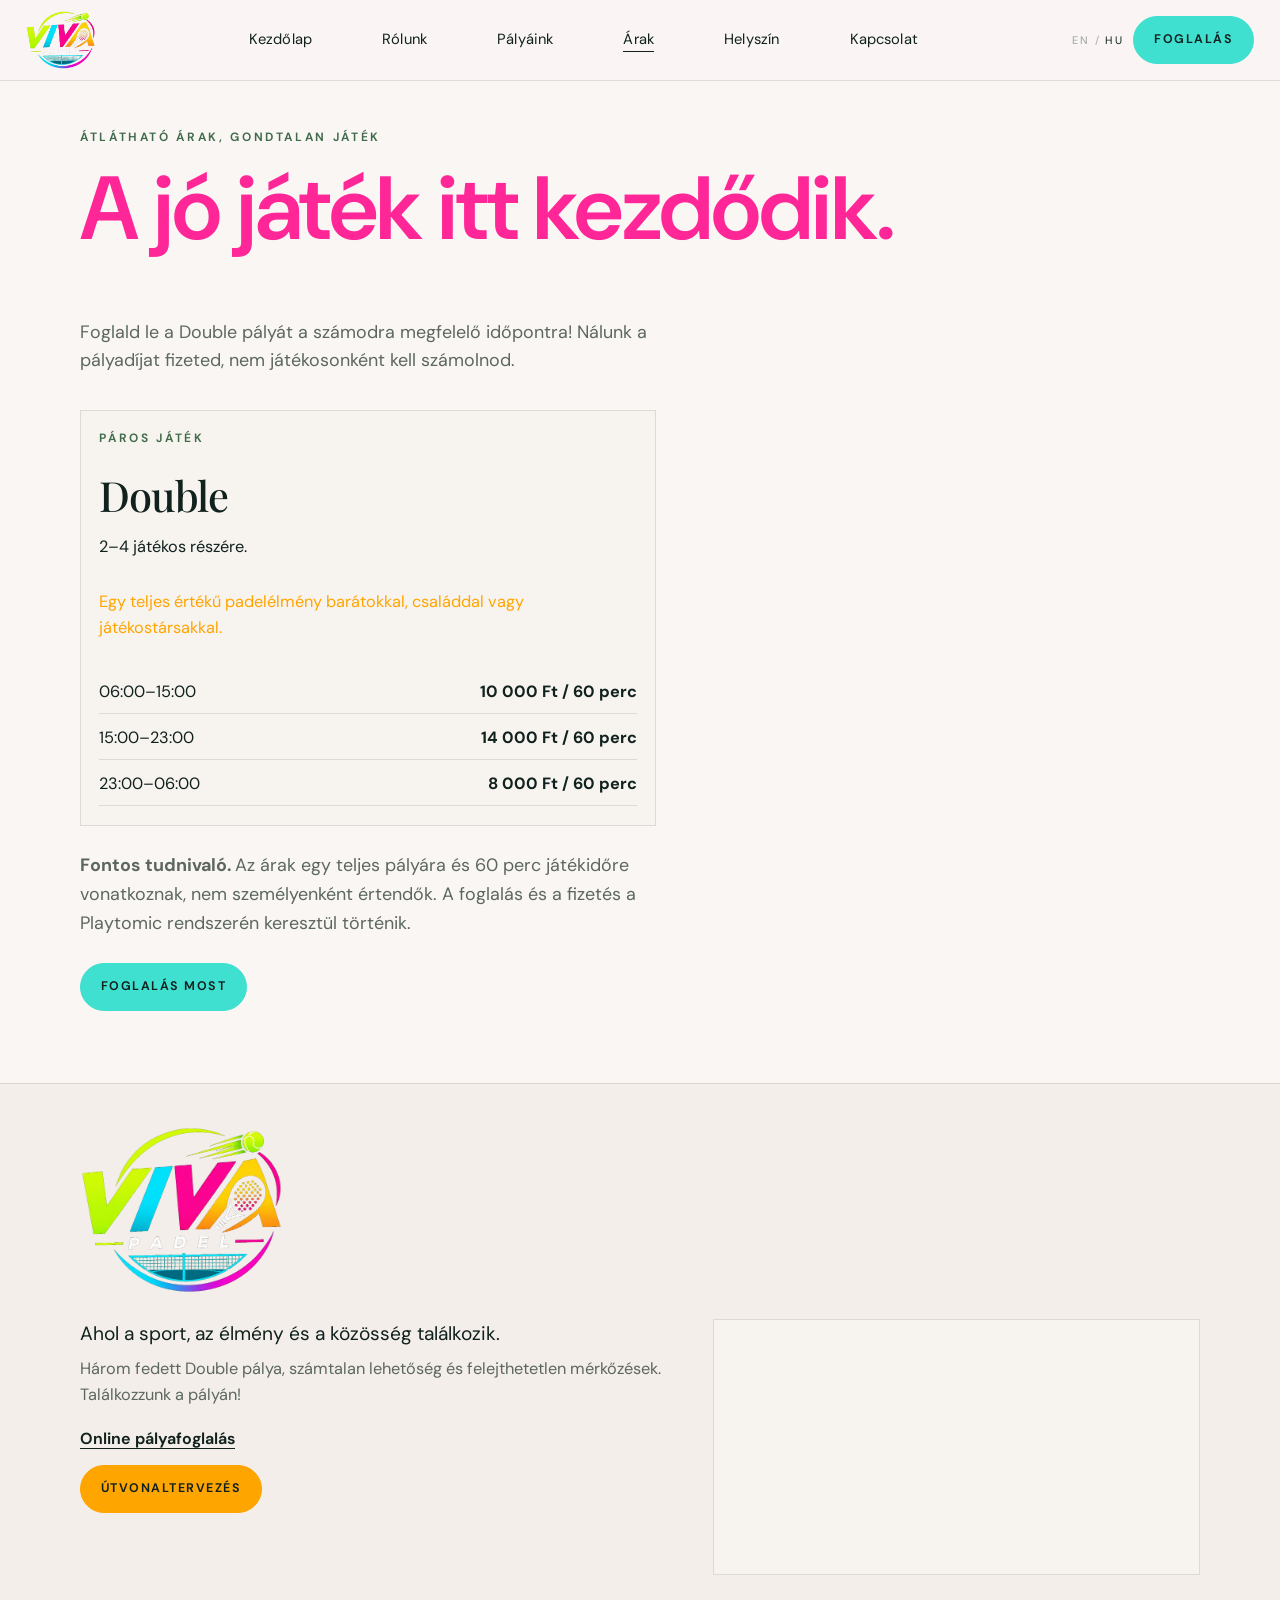
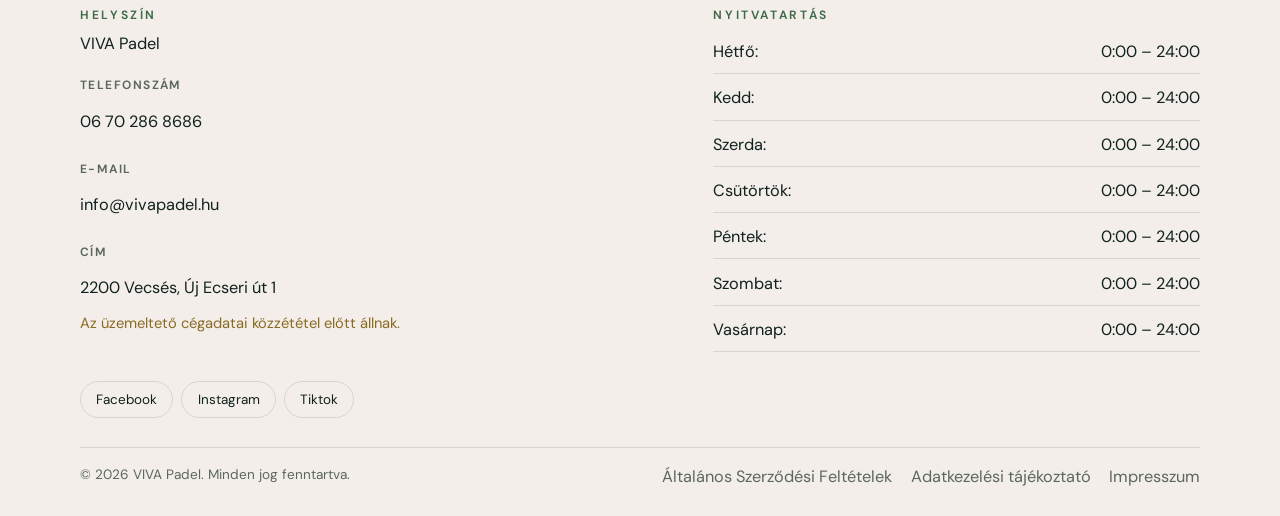
<file: web/arak.html>
<!DOCTYPE html>
<html lang="hu">
<head>
  <meta charset="utf-8">
  <meta name="viewport" content="width=device-width, initial-scale=1">
  <title>Árak · VIVA Padel</title>
  <meta name="description" content="VIVA Padel Double pályadíjak 60 percre. 06:00–15:00 10 000 Ft, 15:00–23:00 14 000 Ft, 23:00–06:00 8 000 Ft.">
  <link rel="icon" href="images/logo.png">
  <link rel="preconnect" href="https://fonts.googleapis.com">
  <link rel="preconnect" href="https://fonts.gstatic.com" crossorigin>
  <link href="https://fonts.googleapis.com/css2?family=DM+Sans:ital,opsz,wght@0,9..40,400;0,9..40,500;0,9..40,600;0,9..40,700&family=Playfair+Display:ital,wght@0,500;0,600;1,500;1,600&display=swap" rel="stylesheet">
  <link rel="stylesheet" href="css/site.css">
  <script>try{if(localStorage.getItem("viva-locale")==="en")document.documentElement.classList.add("lang-en")}catch(e){}</script>
</head>
<body data-title-hu="Árak · VIVA Padel" data-title-en="Prices · VIVA Padel">
  <a class="skip hu" href="#tartalom">Ugrás a tartalomhoz</a>
  <a class="skip en" href="#tartalom">Skip to content</a>
  <header class="header">
    <a href="index.html" class="brand" data-label-hu="VIVA Padel, főoldal" data-label-en="VIVA Padel, home" aria-label="VIVA Padel, főoldal" data-close>
      <img src="images/logo.png" alt="" width="1020" height="850" class="brand-logo">
    </a>
    <nav class="nav-desktop" data-label-hu="Főmenü" data-label-en="Main" aria-label="Főmenü">
        <a href="index.html"><span class="hu">Kezdőlap</span><span class="en">Home</span></a>
        <a href="rolunk.html"><span class="hu">Rólunk</span><span class="en">About</span></a>
        <a href="palyak.html"><span class="hu">Pályáink</span><span class="en">Our courts</span></a>
        <a href="arak.html" aria-current="page"><span class="hu">Árak</span><span class="en">Prices</span></a>
        <a href="helyszin.html"><span class="hu">Helyszín</span><span class="en">Location</span></a>
        <a href="kapcsolat.html"><span class="hu">Kapcsolat</span><span class="en">Contact</span></a>
    </nav>
    <div class="header-actions">
      <div class="lang-switch" role="group" data-label-hu="Nyelv" data-label-en="Language" aria-label="Nyelv">
      <button type="button" data-lang="en" aria-pressed="false">EN</button>
      <span aria-hidden="true">/</span>
      <button type="button" data-lang="hu" aria-pressed="true">HU</button>
    </div>
      <a class="btn btn-lime" href="https://playtomic.com" target="_blank" rel="noopener noreferrer"><span class="hu">Foglalás</span><span class="en">Book</span></a>
      <button class="menu-button" type="button" data-menu aria-expanded="false"><span class="hu">Menü</span><span class="en">Menu</span></button>
    </div>
  </header>
  <div class="menu-overlay">
    <div class="menu-top">
      <a href="index.html" class="brand" aria-label="VIVA Padel" data-close>
        <img src="images/logo.png" alt="" width="1020" height="850" class="brand-logo">
      </a>
      <button class="menu-button" type="button" data-close><span class="hu">Bezár</span><span class="en">Close</span></button>
    </div>
    <nav class="menu-links" data-label-hu="Mobilmenü" data-label-en="Menu" aria-label="Mobilmenü">
      <a href="index.html"><span class="hu">Kezdőlap</span><span class="en">Home</span></a>
        <a href="rolunk.html"><span class="hu">Rólunk</span><span class="en">About</span></a>
        <a href="palyak.html"><span class="hu">Pályáink</span><span class="en">Our courts</span></a>
        <a href="arak.html" aria-current="page"><span class="hu">Árak</span><span class="en">Prices</span></a>
        <a href="helyszin.html"><span class="hu">Helyszín</span><span class="en">Location</span></a>
        <a href="kapcsolat.html"><span class="hu">Kapcsolat</span><span class="en">Contact</span></a>
      <div class="lang-switch" role="group" data-label-hu="Nyelv" data-label-en="Language" aria-label="Nyelv">
      <button type="button" data-lang="en" aria-pressed="false">EN</button>
      <span aria-hidden="true">/</span>
      <button type="button" data-lang="hu" aria-pressed="true">HU</button>
    </div>
      <a class="btn btn-lime" href="https://playtomic.com" target="_blank" rel="noopener noreferrer" data-close><span class="hu">Foglalás</span><span class="en">Book</span></a>
    </nav>
  </div>
  <main id="tartalom">
    <div class="page-wrap">
      <header class="section-head wide">
        <p class="kicker"><span class="hu">Átlátható árak, gondtalan játék</span><span class="en">Clear prices, an easy game</span></p>
        <h1><span class="hu">A jó játék itt kezdődik.</span><span class="en">The good game starts here.</span></h1>
        <p class="lead"><span class="hu">Foglald le a Double pályát a számodra megfelelő időpontra! Nálunk a pályadíjat fizeted, nem játékosonként kell számolnod.</span><span class="en">Book the Double court for a time that suits you. You pay for the court, not per player.</span></p>
      </header>
      <div>
        <div class="price-grid">
          <article class="card stack">
            <p class="kicker"><span class="hu">Páros játék</span><span class="en">Pairs</span></p>
            <h3>Double</h3>
            <p><span class="hu">2–4 játékos részére.</span><span class="en">For 2–4 players.</span></p>
            <p class="muted"><span class="hu">Egy teljes értékű padelélmény barátokkal, családdal vagy játékostársakkal.</span><span class="en">A full game of padel with friends, family, or partners.</span></p>
            <ul class="hours">
              <li><span>06:00–15:00</span><strong>10 000 Ft / <span class="hu">60 perc</span><span class="en">60 min</span></strong></li>
              <li><span>15:00–23:00</span><strong>14 000 Ft / <span class="hu">60 perc</span><span class="en">60 min</span></strong></li>
              <li><span>23:00–06:00</span><strong>8 000 Ft / <span class="hu">60 perc</span><span class="en">60 min</span></strong></li>
            </ul>
          </article>
        </div>
        <p class="lead" style="margin-top: 1.6rem">
          <strong><span class="hu">Fontos tudnivaló. </span><span class="en">Good to know. </span></strong>
          <span class="hu">Az árak egy teljes pályára és 60 perc játékidőre vonatkoznak, nem személyenként értendők. A foglalás és a fizetés a Playtomic rendszerén keresztül történik.</span><span class="en">Prices are for one full court and 60 minutes of play, not per person. Booking and payment go through Playtomic.</span>
        </p>
      </div>
      <div class="section-action"><a class="btn btn-lime" href="https://playtomic.com" target="_blank" rel="noopener noreferrer"><span class="hu">Foglalás most</span><span class="en">Book now</span></a></div>
    </div>
  </main>
  <footer class="site-footer">
    <div class="footer-inner">
      <a href="index.html" class="footer-brand" aria-label="VIVA Padel">
        <img src="images/logo.png" alt="" width="1020" height="850" class="footer-logo">
      </a>
      <div class="footer-top">
        <div>
          <p class="footer-lead"><span class="hu">Ahol a sport, az élmény és a közösség találkozik.</span><span class="en">Where sport, the experience, and the community meet.</span></p>
          <p class="muted footer-text"><span class="hu">Három fedett Double pálya, számtalan lehetőség és felejthetetlen mérkőzések. Találkozzunk a pályán!</span><span class="en">Three indoor Double courts, plenty of ways to play, and matches you will remember. See you on court.</span></p>
          <div class="footer-actions">
            <a class="footer-book" href="https://playtomic.com" target="_blank" rel="noopener noreferrer"><span class="hu">Online pályafoglalás</span><span class="en">Book a court online</span></a>
            <a class="btn btn-route" href="https://maps.app.goo.gl/bhWNsgsahF2fgR7u5" target="_blank" rel="noopener noreferrer"><span class="hu">Útvonaltervezés</span><span class="en">Directions</span></a>
          </div>
        </div>
        <iframe class="footer-map" title="VIVA Padel, Vecsés, Új Ecseri út 1" src="https://maps.google.com/maps?q=47.401107,19.2986646&amp;hl=hu&amp;z=16&amp;output=embed" loading="lazy" referrerpolicy="no-referrer-when-downgrade"></iframe>
      </div>
      <div class="footer-grid">
        <div>
          <p class="kicker"><span class="hu">Helyszín</span><span class="en">Location</span></p>
          <p>VIVA Padel</p>
          <div class="contact-line">
            <p class="contact-label"><span class="hu">Telefonszám</span><span class="en">Phone</span></p>
            <p><a href="tel:+36702868686">06 70 286 8686</a></p>
          </div>
          <div class="contact-line">
            <p class="contact-label"><span class="hu">E-mail</span><span class="en">Email</span></p>
            <p><a href="mailto:info@vivapadel.hu">info@vivapadel.hu</a></p>
          </div>
          <div class="contact-line">
            <p class="contact-label"><span class="hu">Cím</span><span class="en">Address</span></p>
            <p>2200 Vecsés, Új Ecseri út 1</p>
          </div>
          <p class="legal-note"><span class="hu">Az üzemeltető cégadatai közzététel előtt állnak.</span><span class="en">The operator’s company details are still to be published.</span></p>
        </div>
        <div>
          <p class="kicker"><span class="hu">Nyitvatartás</span><span class="en">Hours</span></p>
          <ul class="hours">
            <li><span><span class="hu">Hétfő:</span><span class="en">Monday:</span></span><span>0:00 – 24:00</span></li>
            <li><span><span class="hu">Kedd:</span><span class="en">Tuesday:</span></span><span>0:00 – 24:00</span></li>
            <li><span><span class="hu">Szerda:</span><span class="en">Wednesday:</span></span><span>0:00 – 24:00</span></li>
            <li><span><span class="hu">Csütörtök:</span><span class="en">Thursday:</span></span><span>0:00 – 24:00</span></li>
            <li><span><span class="hu">Péntek:</span><span class="en">Friday:</span></span><span>0:00 – 24:00</span></li>
            <li><span><span class="hu">Szombat:</span><span class="en">Saturday:</span></span><span>0:00 – 24:00</span></li>
            <li><span><span class="hu">Vasárnap:</span><span class="en">Sunday:</span></span><span>0:00 – 24:00</span></li>
          </ul>
        </div>
      </div>
      <nav class="footer-pages" data-label-hu="Közösségi oldalak" data-label-en="Social" aria-label="Közösségi oldalak">
        <a href="https://www.facebook.com/" target="_blank" rel="noopener noreferrer">Facebook</a>
        <a href="https://www.instagram.com/" target="_blank" rel="noopener noreferrer">Instagram</a>
        <a href="https://www.tiktok.com/" target="_blank" rel="noopener noreferrer">Tiktok</a>
      </nav>
      <div class="footer-bottom">
        <p class="fine">© <span class="year">2026</span> VIVA Padel. <span class="hu">Minden jog fenntartva.</span><span class="en">All rights reserved.</span></p>
        <div class="footer-links">
          <a href="aszf.html"><span class="hu">Általános Szerződési Feltételek</span><span class="en">Terms and conditions</span></a>
          <a href="adatvedelem.html"><span class="hu">Adatkezelési tájékoztató</span><span class="en">Privacy notice</span></a>
          <a href="impresszum.html"><span class="hu">Impresszum</span><span class="en">Imprint</span></a>
        </div>
      </div>
    </div>
  </footer>
  <script src="js/site.js"></script>
</body>
</html>
</file>
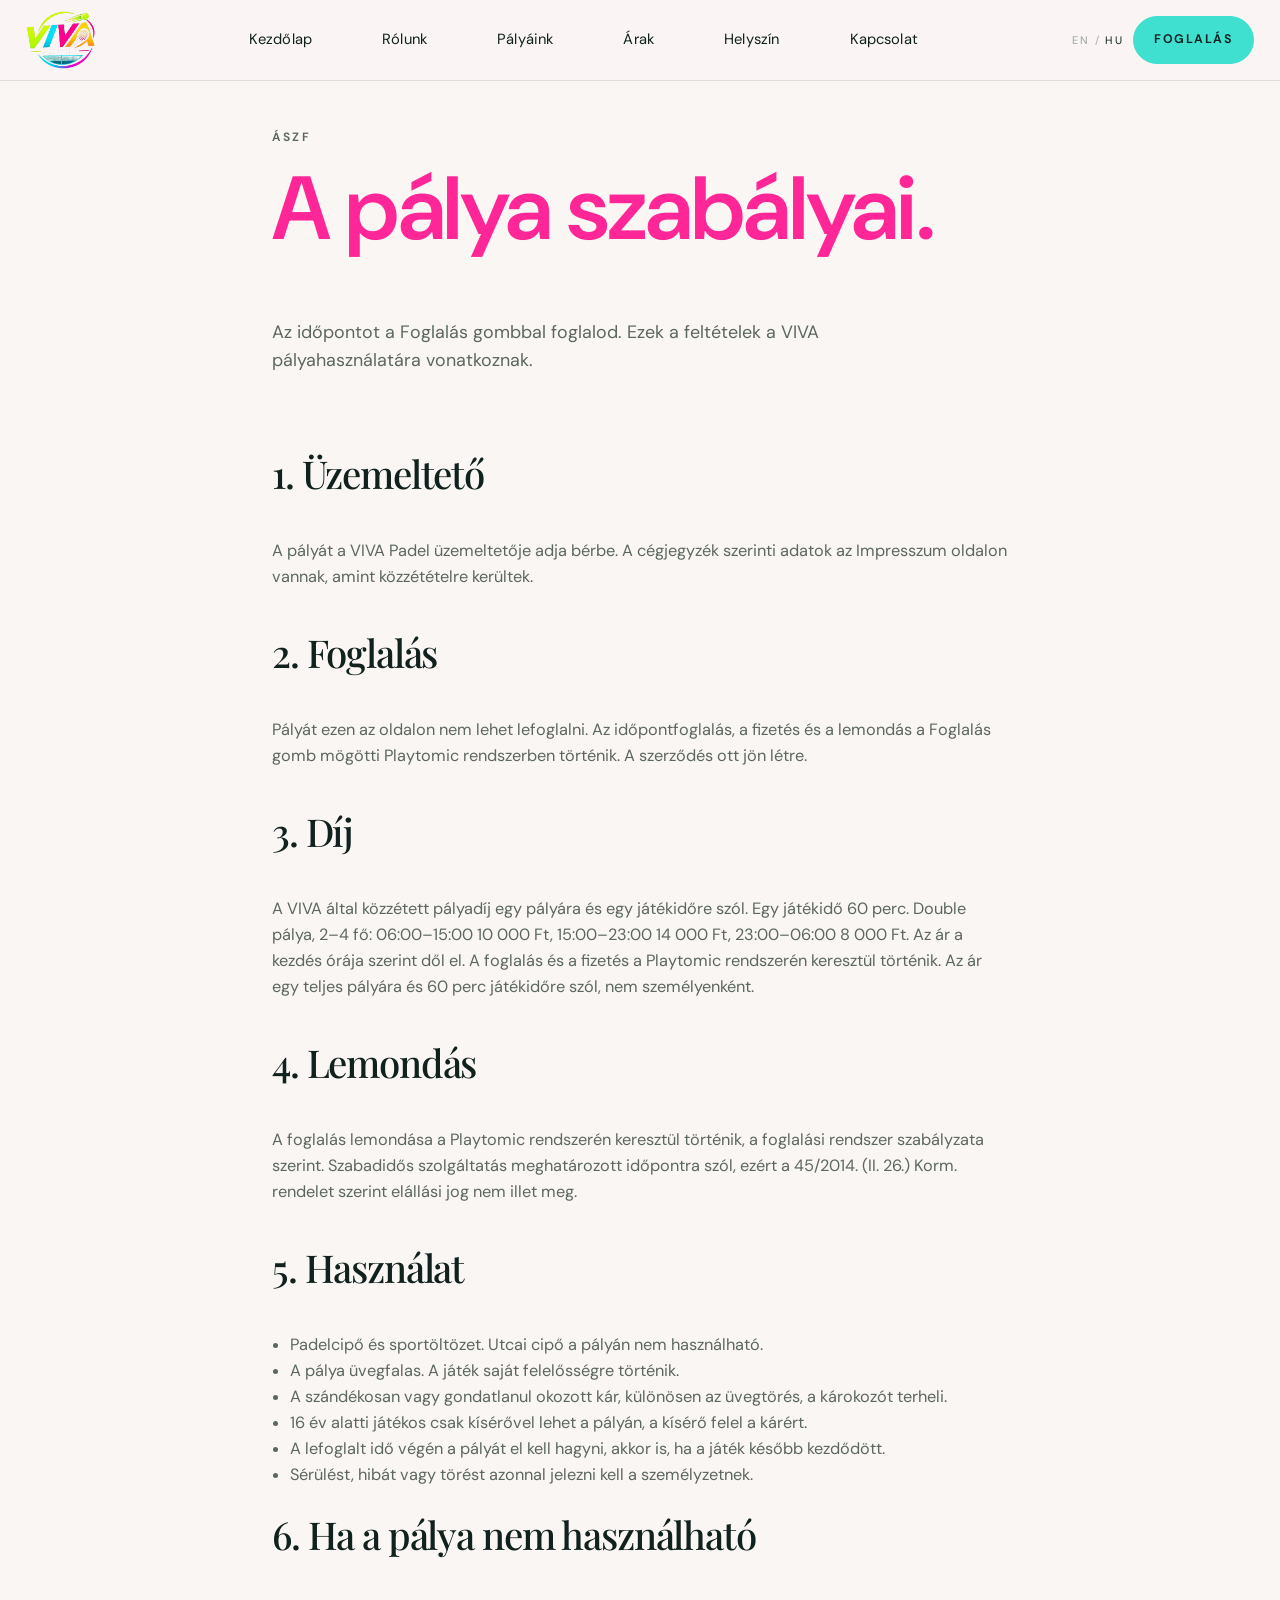
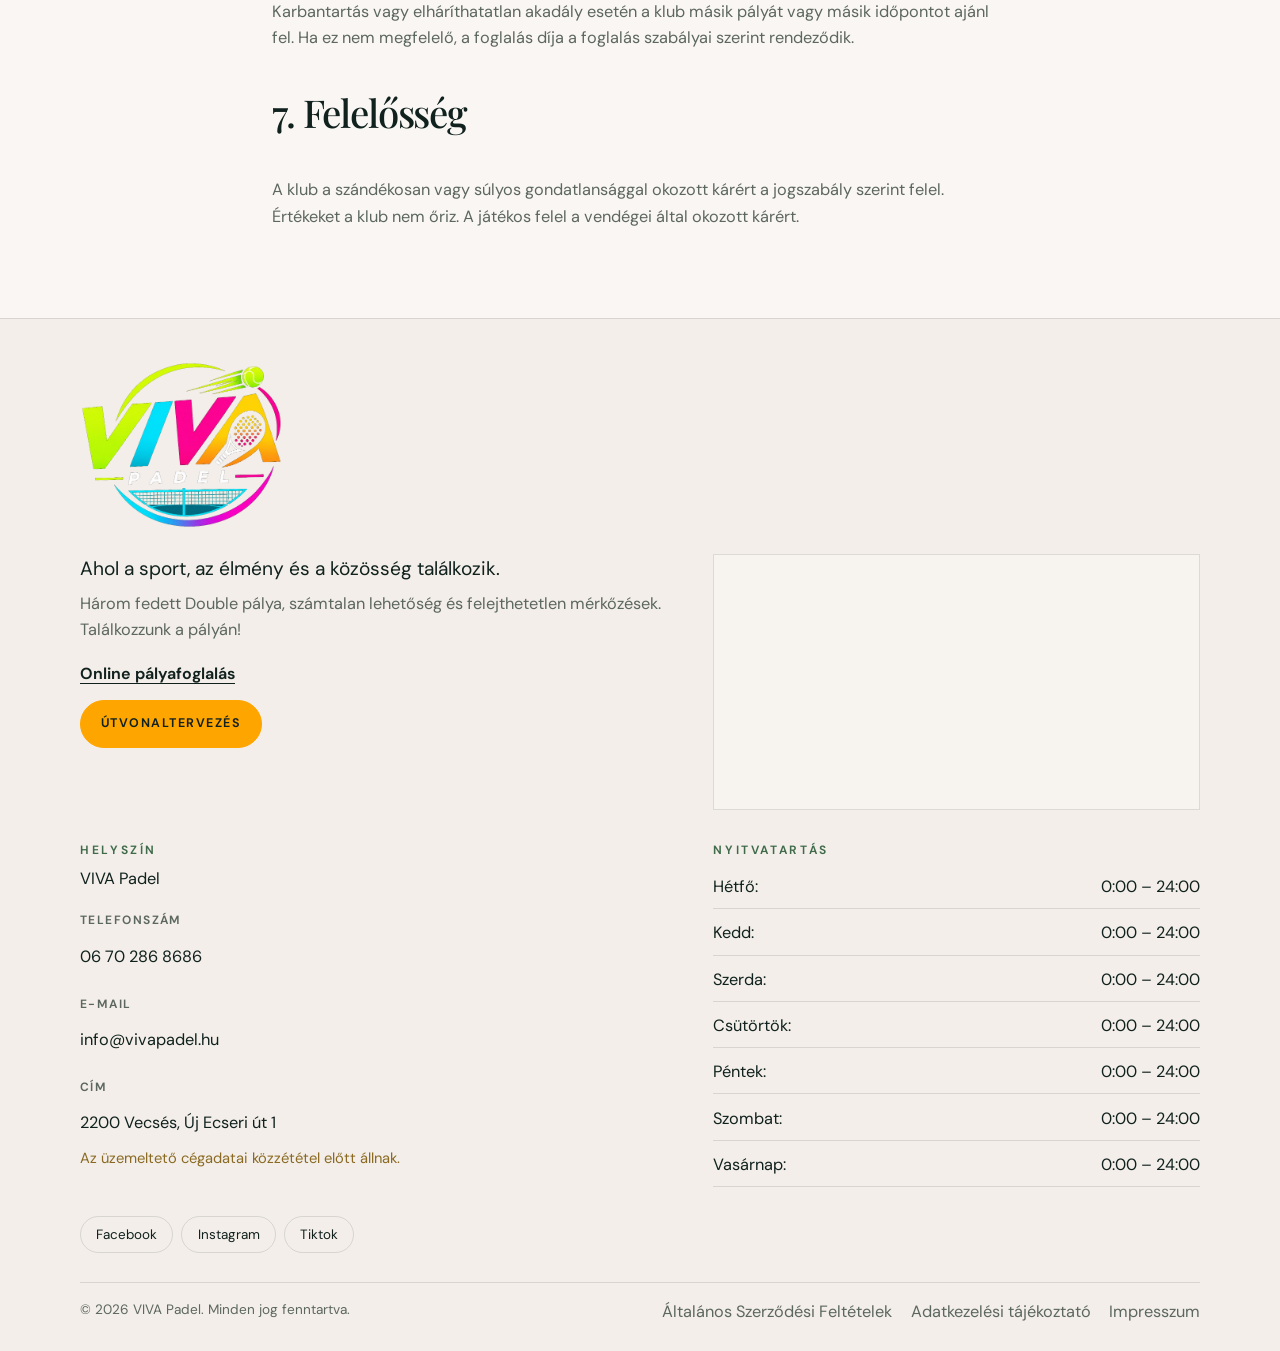
<file: web/aszf.html>
<!DOCTYPE html>
<html lang="hu">
<head>
  <meta charset="utf-8">
  <meta name="viewport" content="width=device-width, initial-scale=1">
  <title>Általános szerződési feltételek · VIVA Padel</title>
  <meta name="description" content="A VIVA Padel pályahasználatának feltételei. Az időpontot a Foglalás gombbal foglalod.">
  <link rel="icon" href="images/logo.png">
  <link rel="preconnect" href="https://fonts.googleapis.com">
  <link rel="preconnect" href="https://fonts.gstatic.com" crossorigin>
  <link href="https://fonts.googleapis.com/css2?family=DM+Sans:ital,opsz,wght@0,9..40,400;0,9..40,500;0,9..40,600;0,9..40,700&family=Playfair+Display:ital,wght@0,500;0,600;1,500;1,600&display=swap" rel="stylesheet">
  <link rel="stylesheet" href="css/site.css">
  <script>try{if(localStorage.getItem("viva-locale")==="en")document.documentElement.classList.add("lang-en")}catch(e){}</script>
</head>
<body data-title-hu="Általános szerződési feltételek · VIVA Padel" data-title-en="Általános szerződési feltételek · VIVA Padel">
  <a class="skip hu" href="#tartalom">Ugrás a tartalomhoz</a>
  <a class="skip en" href="#tartalom">Skip to content</a>
  <header class="header">
    <a href="index.html" class="brand" data-label-hu="VIVA Padel, főoldal" data-label-en="VIVA Padel, home" aria-label="VIVA Padel, főoldal" data-close>
      <img src="images/logo.png" alt="" width="1020" height="850" class="brand-logo">
    </a>
    <nav class="nav-desktop" data-label-hu="Főmenü" data-label-en="Main" aria-label="Főmenü">
        <a href="index.html"><span class="hu">Kezdőlap</span><span class="en">Home</span></a>
        <a href="rolunk.html"><span class="hu">Rólunk</span><span class="en">About</span></a>
        <a href="palyak.html"><span class="hu">Pályáink</span><span class="en">Our courts</span></a>
        <a href="arak.html"><span class="hu">Árak</span><span class="en">Prices</span></a>
        <a href="helyszin.html"><span class="hu">Helyszín</span><span class="en">Location</span></a>
        <a href="kapcsolat.html"><span class="hu">Kapcsolat</span><span class="en">Contact</span></a>
    </nav>
    <div class="header-actions">
      <div class="lang-switch" role="group" data-label-hu="Nyelv" data-label-en="Language" aria-label="Nyelv">
      <button type="button" data-lang="en" aria-pressed="false">EN</button>
      <span aria-hidden="true">/</span>
      <button type="button" data-lang="hu" aria-pressed="true">HU</button>
    </div>
      <a class="btn btn-lime" href="https://playtomic.com" target="_blank" rel="noopener noreferrer"><span class="hu">Foglalás</span><span class="en">Book</span></a>
      <button class="menu-button" type="button" data-menu aria-expanded="false"><span class="hu">Menü</span><span class="en">Menu</span></button>
    </div>
  </header>
  <div class="menu-overlay">
    <div class="menu-top">
      <a href="index.html" class="brand" aria-label="VIVA Padel" data-close>
        <img src="images/logo.png" alt="" width="1020" height="850" class="brand-logo">
      </a>
      <button class="menu-button" type="button" data-close><span class="hu">Bezár</span><span class="en">Close</span></button>
    </div>
    <nav class="menu-links" data-label-hu="Mobilmenü" data-label-en="Menu" aria-label="Mobilmenü">
      <a href="index.html"><span class="hu">Kezdőlap</span><span class="en">Home</span></a>
        <a href="rolunk.html"><span class="hu">Rólunk</span><span class="en">About</span></a>
        <a href="palyak.html"><span class="hu">Pályáink</span><span class="en">Our courts</span></a>
        <a href="arak.html"><span class="hu">Árak</span><span class="en">Prices</span></a>
        <a href="helyszin.html"><span class="hu">Helyszín</span><span class="en">Location</span></a>
        <a href="kapcsolat.html"><span class="hu">Kapcsolat</span><span class="en">Contact</span></a>
      <div class="lang-switch" role="group" data-label-hu="Nyelv" data-label-en="Language" aria-label="Nyelv">
      <button type="button" data-lang="en" aria-pressed="false">EN</button>
      <span aria-hidden="true">/</span>
      <button type="button" data-lang="hu" aria-pressed="true">HU</button>
    </div>
      <a class="btn btn-lime" href="https://playtomic.com" target="_blank" rel="noopener noreferrer" data-close><span class="hu">Foglalás</span><span class="en">Book</span></a>
    </nav>
  </div>
  <main id="tartalom">
    <div class="page-wrap prose">
      <header class="section-head">
        <p class="kicker">ÁSZF</p>
        <h1>A pálya szabályai.</h1>
        <p class="lead">Az időpontot a Foglalás gombbal foglalod. Ezek a feltételek a VIVA pályahasználatára vonatkoznak.</p>
      </header>
      <h2>1. Üzemeltető</h2>
      <p>A pályát a VIVA Padel üzemeltetője adja bérbe. A cégjegyzék szerinti adatok az Impresszum oldalon vannak, amint közzétételre kerültek.</p>
      <h2>2. Foglalás</h2>
      <p>Pályát ezen az oldalon nem lehet lefoglalni. Az időpontfoglalás, a fizetés és a lemondás a Foglalás gomb mögötti Playtomic rendszerben történik. A szerződés ott jön létre.</p>
      <h2>3. Díj</h2>
      <p>A VIVA által közzétett pályadíj egy pályára és egy játékidőre szól. Egy játékidő 60 perc. Double pálya, 2–4 fő: 06:00–15:00 10 000 Ft, 15:00–23:00 14 000 Ft, 23:00–06:00 8 000 Ft. Az ár a kezdés órája szerint dől el. A foglalás és a fizetés a Playtomic rendszerén keresztül történik. Az ár egy teljes pályára és 60 perc játékidőre szól, nem személyenként.</p>
      <h2>4. Lemondás</h2>
      <p>A foglalás lemondása a Playtomic rendszerén keresztül történik, a foglalási rendszer szabályzata szerint. Szabadidős szolgáltatás meghatározott időpontra szól, ezért a 45/2014. (II. 26.) Korm. rendelet szerint elállási jog nem illet meg.</p>
      <h2>5. Használat</h2>
      <ul>
        <li>Padelcipő és sportöltözet. Utcai cipő a pályán nem használható.</li>
        <li>A pálya üvegfalas. A játék saját felelősségre történik.</li>
        <li>A szándékosan vagy gondatlanul okozott kár, különösen az üvegtörés, a károkozót terheli.</li>
        <li>16 év alatti játékos csak kísérővel lehet a pályán, a kísérő felel a kárért.</li>
        <li>A lefoglalt idő végén a pályát el kell hagyni, akkor is, ha a játék később kezdődött.</li>
        <li>Sérülést, hibát vagy törést azonnal jelezni kell a személyzetnek.</li>
      </ul>
      <h2>6. Ha a pálya nem használható</h2>
      <p>Karbantartás vagy elháríthatatlan akadály esetén a klub másik pályát vagy másik időpontot ajánl fel. Ha ez nem megfelelő, a foglalás díja a foglalás szabályai szerint rendeződik.</p>
      <h2>7. Felelősség</h2>
      <p>A klub a szándékosan vagy súlyos gondatlansággal okozott kárért a jogszabály szerint felel. Értékeket a klub nem őriz. A játékos felel a vendégei által okozott kárért.</p>
    </div>
  </main>
  <footer class="site-footer">
    <div class="footer-inner">
      <a href="index.html" class="footer-brand" aria-label="VIVA Padel">
        <img src="images/logo.png" alt="" width="1020" height="850" class="footer-logo">
      </a>
      <div class="footer-top">
        <div>
          <p class="footer-lead"><span class="hu">Ahol a sport, az élmény és a közösség találkozik.</span><span class="en">Where sport, the experience, and the community meet.</span></p>
          <p class="muted footer-text"><span class="hu">Három fedett Double pálya, számtalan lehetőség és felejthetetlen mérkőzések. Találkozzunk a pályán!</span><span class="en">Three indoor Double courts, plenty of ways to play, and matches you will remember. See you on court.</span></p>
          <div class="footer-actions">
            <a class="footer-book" href="https://playtomic.com" target="_blank" rel="noopener noreferrer"><span class="hu">Online pályafoglalás</span><span class="en">Book a court online</span></a>
            <a class="btn btn-route" href="https://maps.app.goo.gl/bhWNsgsahF2fgR7u5" target="_blank" rel="noopener noreferrer"><span class="hu">Útvonaltervezés</span><span class="en">Directions</span></a>
          </div>
        </div>
        <iframe class="footer-map" title="VIVA Padel, Vecsés, Új Ecseri út 1" src="https://maps.google.com/maps?q=47.401107,19.2986646&amp;hl=hu&amp;z=16&amp;output=embed" loading="lazy" referrerpolicy="no-referrer-when-downgrade"></iframe>
      </div>
      <div class="footer-grid">
        <div>
          <p class="kicker"><span class="hu">Helyszín</span><span class="en">Location</span></p>
          <p>VIVA Padel</p>
          <div class="contact-line">
            <p class="contact-label"><span class="hu">Telefonszám</span><span class="en">Phone</span></p>
            <p><a href="tel:+36702868686">06 70 286 8686</a></p>
          </div>
          <div class="contact-line">
            <p class="contact-label"><span class="hu">E-mail</span><span class="en">Email</span></p>
            <p><a href="mailto:info@vivapadel.hu">info@vivapadel.hu</a></p>
          </div>
          <div class="contact-line">
            <p class="contact-label"><span class="hu">Cím</span><span class="en">Address</span></p>
            <p>2200 Vecsés, Új Ecseri út 1</p>
          </div>
          <p class="legal-note"><span class="hu">Az üzemeltető cégadatai közzététel előtt állnak.</span><span class="en">The operator’s company details are still to be published.</span></p>
        </div>
        <div>
          <p class="kicker"><span class="hu">Nyitvatartás</span><span class="en">Hours</span></p>
          <ul class="hours">
            <li><span><span class="hu">Hétfő:</span><span class="en">Monday:</span></span><span>0:00 – 24:00</span></li>
            <li><span><span class="hu">Kedd:</span><span class="en">Tuesday:</span></span><span>0:00 – 24:00</span></li>
            <li><span><span class="hu">Szerda:</span><span class="en">Wednesday:</span></span><span>0:00 – 24:00</span></li>
            <li><span><span class="hu">Csütörtök:</span><span class="en">Thursday:</span></span><span>0:00 – 24:00</span></li>
            <li><span><span class="hu">Péntek:</span><span class="en">Friday:</span></span><span>0:00 – 24:00</span></li>
            <li><span><span class="hu">Szombat:</span><span class="en">Saturday:</span></span><span>0:00 – 24:00</span></li>
            <li><span><span class="hu">Vasárnap:</span><span class="en">Sunday:</span></span><span>0:00 – 24:00</span></li>
          </ul>
        </div>
      </div>
      <nav class="footer-pages" data-label-hu="Közösségi oldalak" data-label-en="Social" aria-label="Közösségi oldalak">
        <a href="https://www.facebook.com/" target="_blank" rel="noopener noreferrer">Facebook</a>
        <a href="https://www.instagram.com/" target="_blank" rel="noopener noreferrer">Instagram</a>
        <a href="https://www.tiktok.com/" target="_blank" rel="noopener noreferrer">Tiktok</a>
      </nav>
      <div class="footer-bottom">
        <p class="fine">© <span class="year">2026</span> VIVA Padel. <span class="hu">Minden jog fenntartva.</span><span class="en">All rights reserved.</span></p>
        <div class="footer-links">
          <a href="aszf.html"><span class="hu">Általános Szerződési Feltételek</span><span class="en">Terms and conditions</span></a>
          <a href="adatvedelem.html"><span class="hu">Adatkezelési tájékoztató</span><span class="en">Privacy notice</span></a>
          <a href="impresszum.html"><span class="hu">Impresszum</span><span class="en">Imprint</span></a>
        </div>
      </div>
    </div>
  </footer>
  <script src="js/site.js"></script>
</body>
</html>
</file>
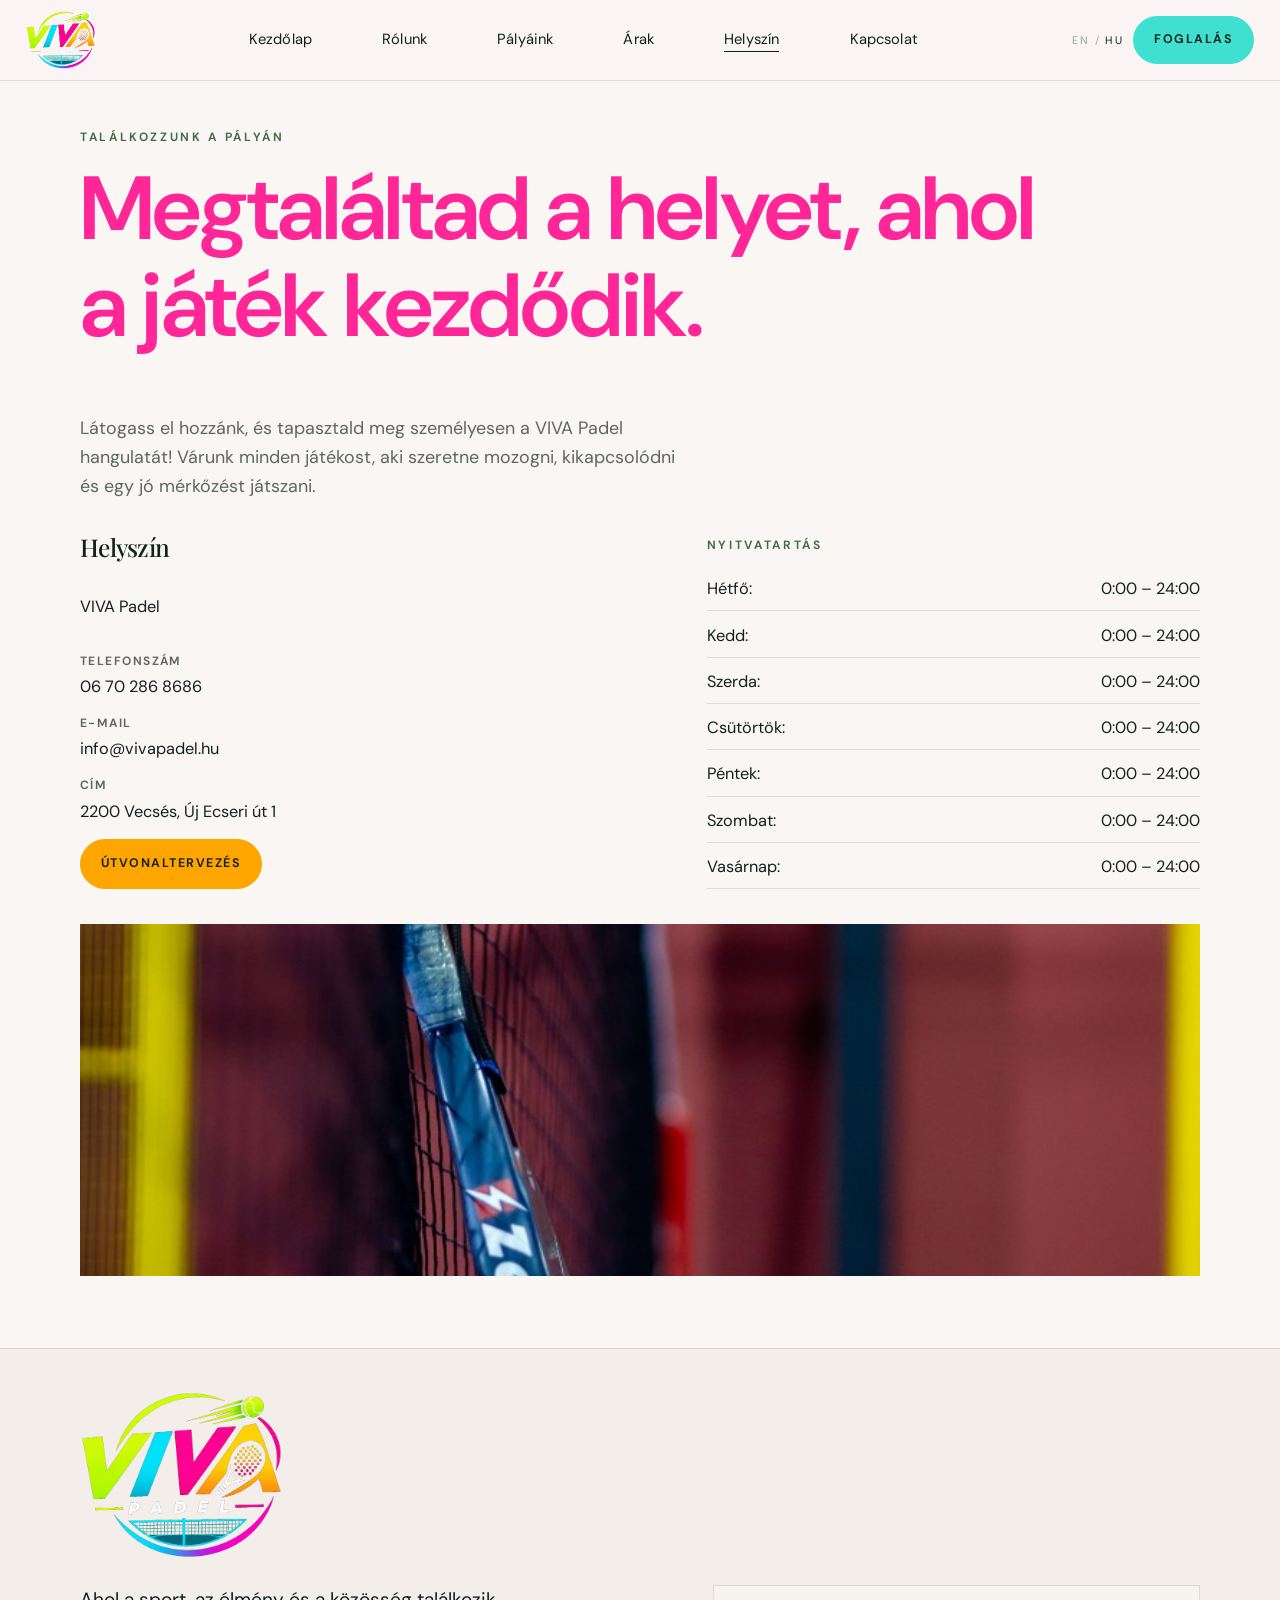
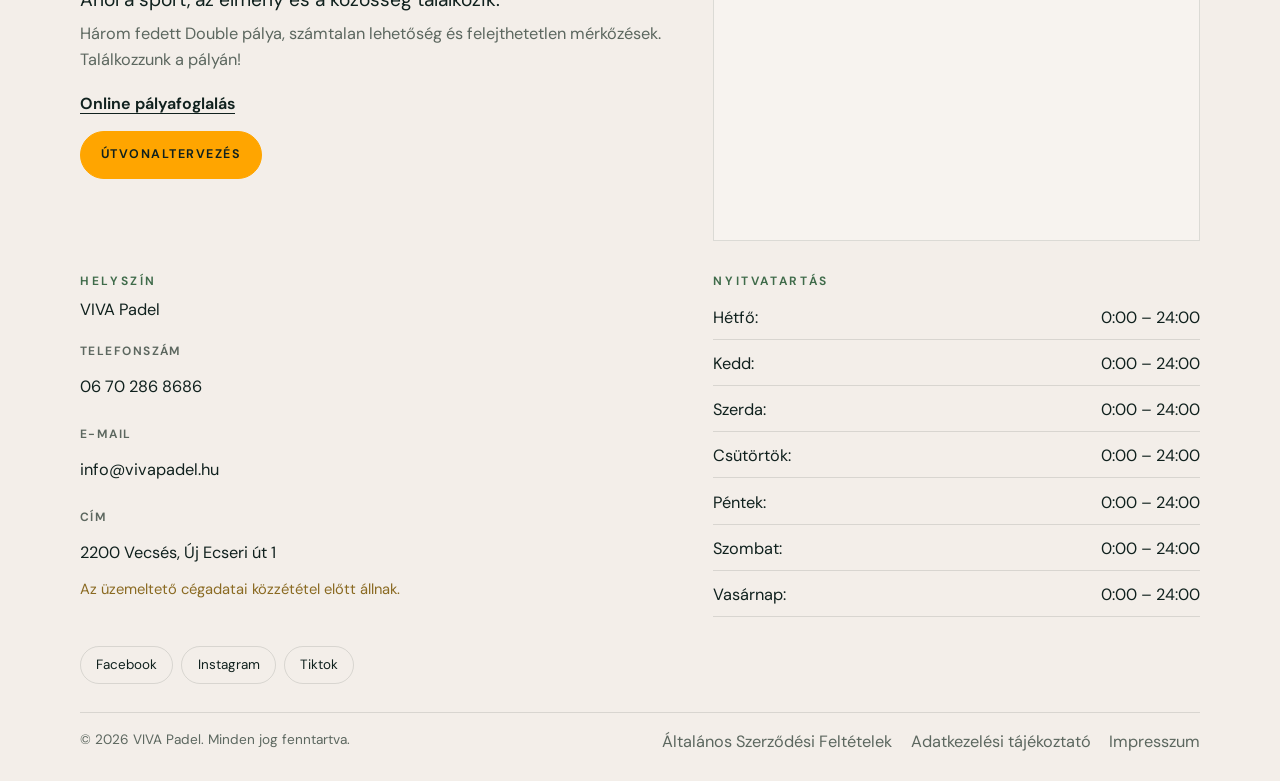
<file: web/helyszin.html>
<!DOCTYPE html>
<html lang="hu">
<head>
  <meta charset="utf-8">
  <meta name="viewport" content="width=device-width, initial-scale=1">
  <title>Helyszín · VIVA Padel</title>
  <meta name="description" content="VIVA Padel, 2200 Vecsés, Új Ecseri út 1. Nyitva 0–24, a hét minden napján.">
  <link rel="icon" href="images/logo.png">
  <link rel="preconnect" href="https://fonts.googleapis.com">
  <link rel="preconnect" href="https://fonts.gstatic.com" crossorigin>
  <link href="https://fonts.googleapis.com/css2?family=DM+Sans:ital,opsz,wght@0,9..40,400;0,9..40,500;0,9..40,600;0,9..40,700&family=Playfair+Display:ital,wght@0,500;0,600;1,500;1,600&display=swap" rel="stylesheet">
  <link rel="stylesheet" href="css/site.css">
  <script>try{if(localStorage.getItem("viva-locale")==="en")document.documentElement.classList.add("lang-en")}catch(e){}</script>
</head>
<body data-title-hu="Helyszín · VIVA Padel" data-title-en="Location · VIVA Padel">
  <a class="skip hu" href="#tartalom">Ugrás a tartalomhoz</a>
  <a class="skip en" href="#tartalom">Skip to content</a>
  <header class="header">
    <a href="index.html" class="brand" data-label-hu="VIVA Padel, főoldal" data-label-en="VIVA Padel, home" aria-label="VIVA Padel, főoldal" data-close>
      <img src="images/logo.png" alt="" width="1020" height="850" class="brand-logo">
    </a>
    <nav class="nav-desktop" data-label-hu="Főmenü" data-label-en="Main" aria-label="Főmenü">
        <a href="index.html"><span class="hu">Kezdőlap</span><span class="en">Home</span></a>
        <a href="rolunk.html"><span class="hu">Rólunk</span><span class="en">About</span></a>
        <a href="palyak.html"><span class="hu">Pályáink</span><span class="en">Our courts</span></a>
        <a href="arak.html"><span class="hu">Árak</span><span class="en">Prices</span></a>
        <a href="helyszin.html" aria-current="page"><span class="hu">Helyszín</span><span class="en">Location</span></a>
        <a href="kapcsolat.html"><span class="hu">Kapcsolat</span><span class="en">Contact</span></a>
    </nav>
    <div class="header-actions">
      <div class="lang-switch" role="group" data-label-hu="Nyelv" data-label-en="Language" aria-label="Nyelv">
      <button type="button" data-lang="en" aria-pressed="false">EN</button>
      <span aria-hidden="true">/</span>
      <button type="button" data-lang="hu" aria-pressed="true">HU</button>
    </div>
      <a class="btn btn-lime" href="https://playtomic.com" target="_blank" rel="noopener noreferrer"><span class="hu">Foglalás</span><span class="en">Book</span></a>
      <button class="menu-button" type="button" data-menu aria-expanded="false"><span class="hu">Menü</span><span class="en">Menu</span></button>
    </div>
  </header>
  <div class="menu-overlay">
    <div class="menu-top">
      <a href="index.html" class="brand" aria-label="VIVA Padel" data-close>
        <img src="images/logo.png" alt="" width="1020" height="850" class="brand-logo">
      </a>
      <button class="menu-button" type="button" data-close><span class="hu">Bezár</span><span class="en">Close</span></button>
    </div>
    <nav class="menu-links" data-label-hu="Mobilmenü" data-label-en="Menu" aria-label="Mobilmenü">
      <a href="index.html"><span class="hu">Kezdőlap</span><span class="en">Home</span></a>
        <a href="rolunk.html"><span class="hu">Rólunk</span><span class="en">About</span></a>
        <a href="palyak.html"><span class="hu">Pályáink</span><span class="en">Our courts</span></a>
        <a href="arak.html"><span class="hu">Árak</span><span class="en">Prices</span></a>
        <a href="helyszin.html" aria-current="page"><span class="hu">Helyszín</span><span class="en">Location</span></a>
        <a href="kapcsolat.html"><span class="hu">Kapcsolat</span><span class="en">Contact</span></a>
      <div class="lang-switch" role="group" data-label-hu="Nyelv" data-label-en="Language" aria-label="Nyelv">
      <button type="button" data-lang="en" aria-pressed="false">EN</button>
      <span aria-hidden="true">/</span>
      <button type="button" data-lang="hu" aria-pressed="true">HU</button>
    </div>
      <a class="btn btn-lime" href="https://playtomic.com" target="_blank" rel="noopener noreferrer" data-close><span class="hu">Foglalás</span><span class="en">Book</span></a>
    </nav>
  </div>
  <main id="tartalom">
    <div class="page-wrap">
      <header class="section-head wide">
        <p class="kicker"><span class="hu">Találkozzunk a pályán</span><span class="en">See you on court</span></p>
        <h1><span class="hu">Megtaláltad a helyet, ahol a játék kezdődik.</span><span class="en">You found the place where the game starts.</span></h1>
        <p class="lead"><span class="hu">Látogass el hozzánk, és tapasztald meg személyesen a VIVA Padel hangulatát! Várunk minden játékost, aki szeretne mozogni, kikapcsolódni és egy jó mérkőzést játszani.</span><span class="en">Come and see what VIVA Padel feels like. We welcome every player who wants to move, switch off, and play a good match.</span></p>
      </header>
      <div class="split">
        <div class="stack">
          <h2><span class="hu">Helyszín</span><span class="en">Location</span></h2>
          <p>VIVA Padel</p>
          <div class="contact-line">
            <p class="contact-label"><span class="hu">Telefonszám</span><span class="en">Phone</span></p>
            <p><a href="tel:+36702868686">06 70 286 8686</a></p>
          </div>
          <div class="contact-line">
            <p class="contact-label"><span class="hu">E-mail</span><span class="en">Email</span></p>
            <p><a href="mailto:info@vivapadel.hu">info@vivapadel.hu</a></p>
          </div>
          <div class="contact-line">
            <p class="contact-label"><span class="hu">Cím</span><span class="en">Address</span></p>
            <p>2200 Vecsés, Új Ecseri út 1</p>
          </div>
          <a class="btn btn-route" href="https://maps.app.goo.gl/bhWNsgsahF2fgR7u5" target="_blank" rel="noopener noreferrer"><span class="hu">Útvonaltervezés</span><span class="en">Directions</span></a>
        </div>
        <div>
          <p class="kicker"><span class="hu">Nyitvatartás</span><span class="en">Hours</span></p>
          <ul class="hours">
            <li><span><span class="hu">Hétfő:</span><span class="en">Monday:</span></span><span>0:00 – 24:00</span></li>
            <li><span><span class="hu">Kedd:</span><span class="en">Tuesday:</span></span><span>0:00 – 24:00</span></li>
            <li><span><span class="hu">Szerda:</span><span class="en">Wednesday:</span></span><span>0:00 – 24:00</span></li>
            <li><span><span class="hu">Csütörtök:</span><span class="en">Thursday:</span></span><span>0:00 – 24:00</span></li>
            <li><span><span class="hu">Péntek:</span><span class="en">Friday:</span></span><span>0:00 – 24:00</span></li>
            <li><span><span class="hu">Szombat:</span><span class="en">Saturday:</span></span><span>0:00 – 24:00</span></li>
            <li><span><span class="hu">Vasárnap:</span><span class="en">Sunday:</span></span><span>0:00 – 24:00</span></li>
          </ul>
        </div>
      </div>
      <img class="place-photo" src="images/gallery-2.jpg" data-alt-hu="Ütő és labdák a háló mellett" data-alt-en="Racket and balls by the net" alt="Ütő és labdák a háló mellett">
    </div>
  </main>
  <footer class="site-footer">
    <div class="footer-inner">
      <a href="index.html" class="footer-brand" aria-label="VIVA Padel">
        <img src="images/logo.png" alt="" width="1020" height="850" class="footer-logo">
      </a>
      <div class="footer-top">
        <div>
          <p class="footer-lead"><span class="hu">Ahol a sport, az élmény és a közösség találkozik.</span><span class="en">Where sport, the experience, and the community meet.</span></p>
          <p class="muted footer-text"><span class="hu">Három fedett Double pálya, számtalan lehetőség és felejthetetlen mérkőzések. Találkozzunk a pályán!</span><span class="en">Three indoor Double courts, plenty of ways to play, and matches you will remember. See you on court.</span></p>
          <div class="footer-actions">
            <a class="footer-book" href="https://playtomic.com" target="_blank" rel="noopener noreferrer"><span class="hu">Online pályafoglalás</span><span class="en">Book a court online</span></a>
            <a class="btn btn-route" href="https://maps.app.goo.gl/bhWNsgsahF2fgR7u5" target="_blank" rel="noopener noreferrer"><span class="hu">Útvonaltervezés</span><span class="en">Directions</span></a>
          </div>
        </div>
        <iframe class="footer-map" title="VIVA Padel, Vecsés, Új Ecseri út 1" src="https://maps.google.com/maps?q=47.401107,19.2986646&amp;hl=hu&amp;z=16&amp;output=embed" loading="lazy" referrerpolicy="no-referrer-when-downgrade"></iframe>
      </div>
      <div class="footer-grid">
        <div>
          <p class="kicker"><span class="hu">Helyszín</span><span class="en">Location</span></p>
          <p>VIVA Padel</p>
          <div class="contact-line">
            <p class="contact-label"><span class="hu">Telefonszám</span><span class="en">Phone</span></p>
            <p><a href="tel:+36702868686">06 70 286 8686</a></p>
          </div>
          <div class="contact-line">
            <p class="contact-label"><span class="hu">E-mail</span><span class="en">Email</span></p>
            <p><a href="mailto:info@vivapadel.hu">info@vivapadel.hu</a></p>
          </div>
          <div class="contact-line">
            <p class="contact-label"><span class="hu">Cím</span><span class="en">Address</span></p>
            <p>2200 Vecsés, Új Ecseri út 1</p>
          </div>
          <p class="legal-note"><span class="hu">Az üzemeltető cégadatai közzététel előtt állnak.</span><span class="en">The operator’s company details are still to be published.</span></p>
        </div>
        <div>
          <p class="kicker"><span class="hu">Nyitvatartás</span><span class="en">Hours</span></p>
          <ul class="hours">
            <li><span><span class="hu">Hétfő:</span><span class="en">Monday:</span></span><span>0:00 – 24:00</span></li>
            <li><span><span class="hu">Kedd:</span><span class="en">Tuesday:</span></span><span>0:00 – 24:00</span></li>
            <li><span><span class="hu">Szerda:</span><span class="en">Wednesday:</span></span><span>0:00 – 24:00</span></li>
            <li><span><span class="hu">Csütörtök:</span><span class="en">Thursday:</span></span><span>0:00 – 24:00</span></li>
            <li><span><span class="hu">Péntek:</span><span class="en">Friday:</span></span><span>0:00 – 24:00</span></li>
            <li><span><span class="hu">Szombat:</span><span class="en">Saturday:</span></span><span>0:00 – 24:00</span></li>
            <li><span><span class="hu">Vasárnap:</span><span class="en">Sunday:</span></span><span>0:00 – 24:00</span></li>
          </ul>
        </div>
      </div>
      <nav class="footer-pages" data-label-hu="Közösségi oldalak" data-label-en="Social" aria-label="Közösségi oldalak">
        <a href="https://www.facebook.com/" target="_blank" rel="noopener noreferrer">Facebook</a>
        <a href="https://www.instagram.com/" target="_blank" rel="noopener noreferrer">Instagram</a>
        <a href="https://www.tiktok.com/" target="_blank" rel="noopener noreferrer">Tiktok</a>
      </nav>
      <div class="footer-bottom">
        <p class="fine">© <span class="year">2026</span> VIVA Padel. <span class="hu">Minden jog fenntartva.</span><span class="en">All rights reserved.</span></p>
        <div class="footer-links">
          <a href="aszf.html"><span class="hu">Általános Szerződési Feltételek</span><span class="en">Terms and conditions</span></a>
          <a href="adatvedelem.html"><span class="hu">Adatkezelési tájékoztató</span><span class="en">Privacy notice</span></a>
          <a href="impresszum.html"><span class="hu">Impresszum</span><span class="en">Imprint</span></a>
        </div>
      </div>
    </div>
  </footer>
  <script src="js/site.js"></script>
</body>
</html>
</file>
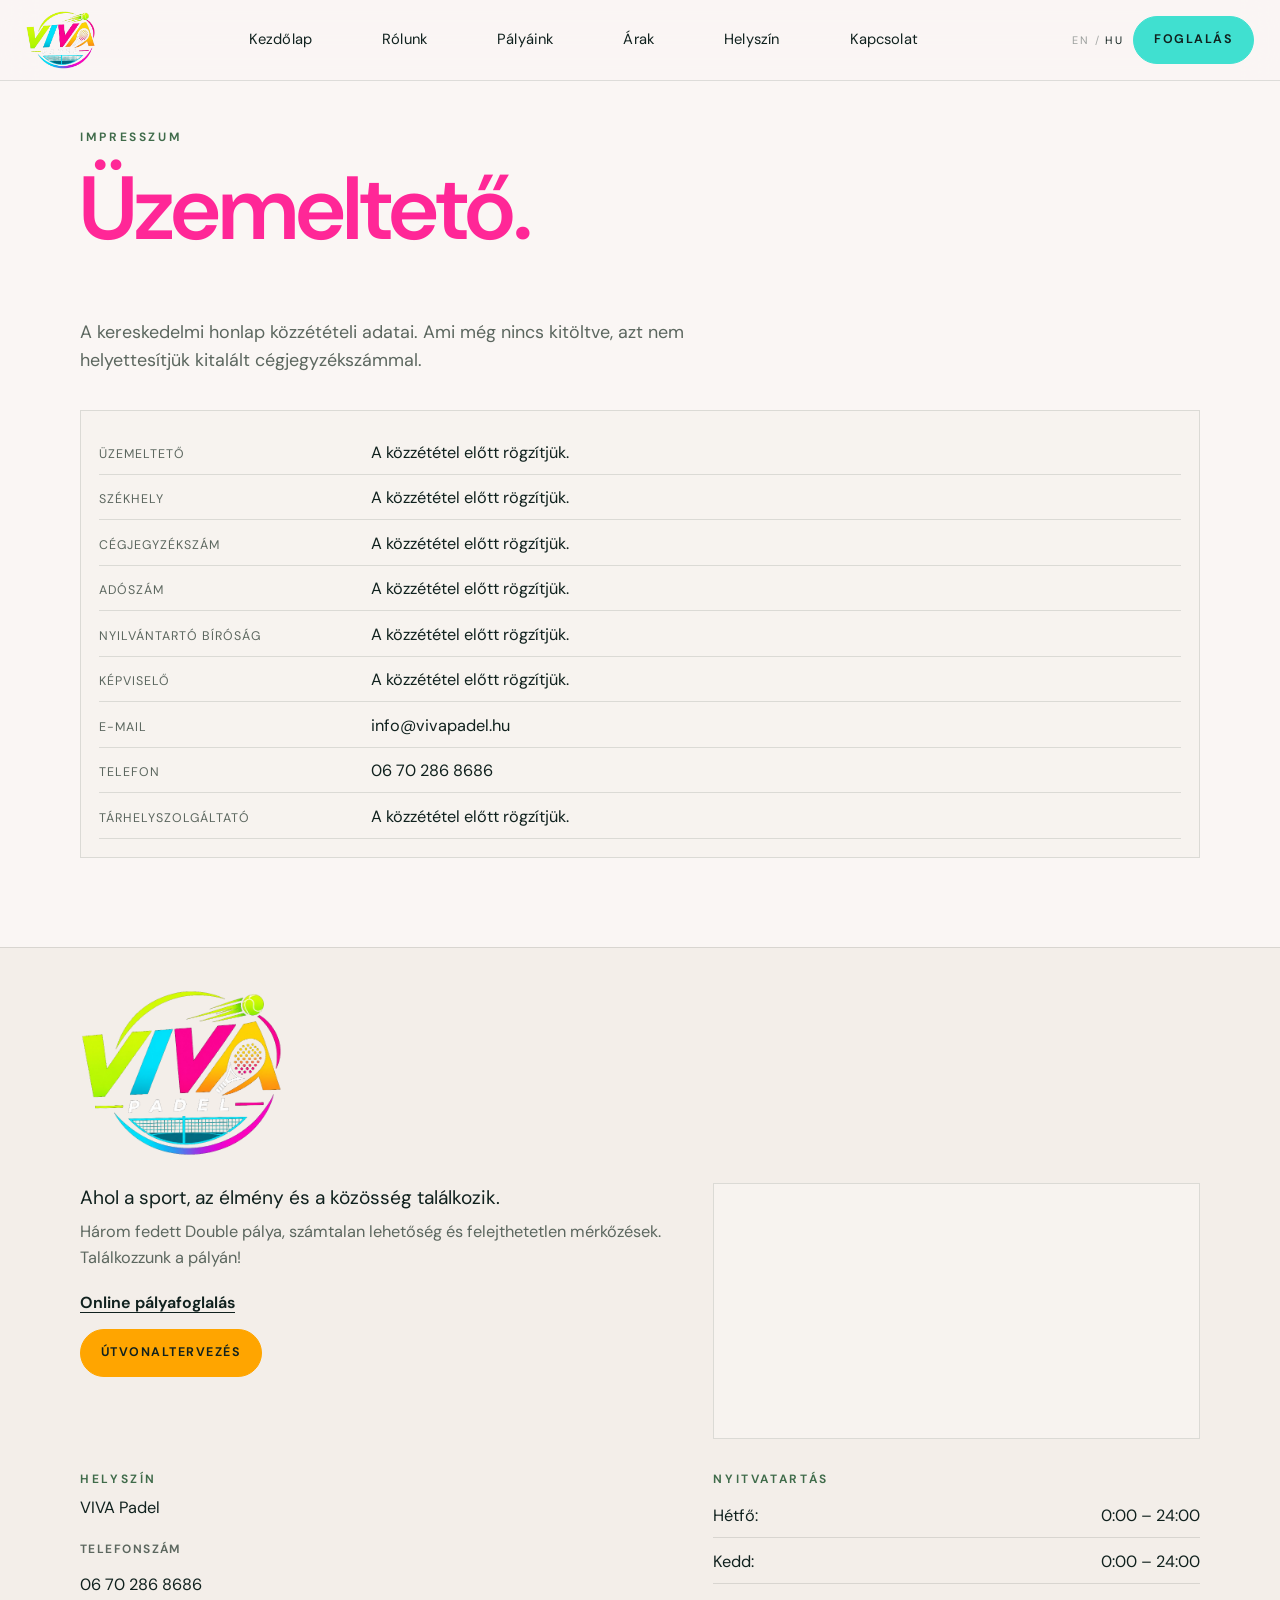
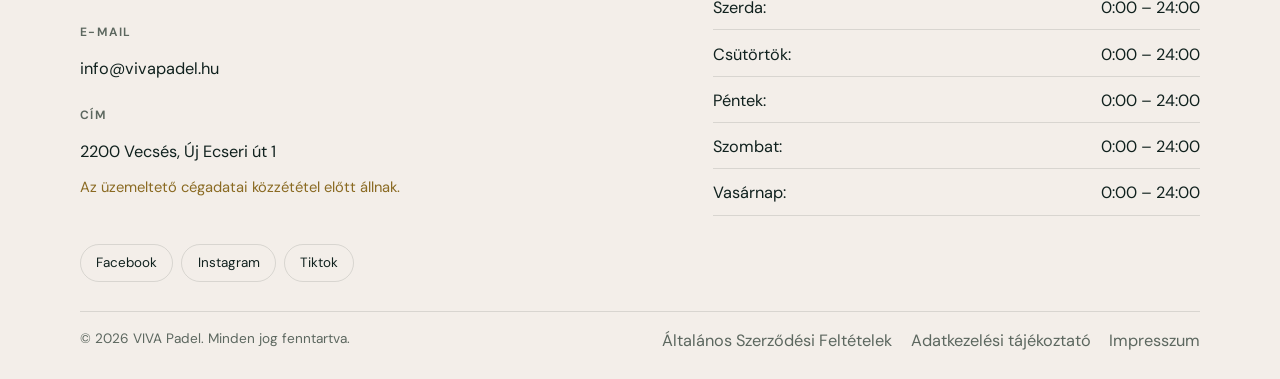
<file: web/impresszum.html>
<!DOCTYPE html>
<html lang="hu">
<head>
  <meta charset="utf-8">
  <meta name="viewport" content="width=device-width, initial-scale=1">
  <title>Impresszum · VIVA Padel</title>
  <meta name="description" content="A VIVA Padel üzemeltetőjének közzétételi adatai.">
  <link rel="icon" href="images/logo.png">
  <link rel="preconnect" href="https://fonts.googleapis.com">
  <link rel="preconnect" href="https://fonts.gstatic.com" crossorigin>
  <link href="https://fonts.googleapis.com/css2?family=DM+Sans:ital,opsz,wght@0,9..40,400;0,9..40,500;0,9..40,600;0,9..40,700&family=Playfair+Display:ital,wght@0,500;0,600;1,500;1,600&display=swap" rel="stylesheet">
  <link rel="stylesheet" href="css/site.css">
  <script>try{if(localStorage.getItem("viva-locale")==="en")document.documentElement.classList.add("lang-en")}catch(e){}</script>
</head>
<body data-title-hu="Impresszum · VIVA Padel" data-title-en="Impresszum · VIVA Padel">
  <a class="skip hu" href="#tartalom">Ugrás a tartalomhoz</a>
  <a class="skip en" href="#tartalom">Skip to content</a>
  <header class="header">
    <a href="index.html" class="brand" data-label-hu="VIVA Padel, főoldal" data-label-en="VIVA Padel, home" aria-label="VIVA Padel, főoldal" data-close>
      <img src="images/logo.png" alt="" width="1020" height="850" class="brand-logo">
    </a>
    <nav class="nav-desktop" data-label-hu="Főmenü" data-label-en="Main" aria-label="Főmenü">
        <a href="index.html"><span class="hu">Kezdőlap</span><span class="en">Home</span></a>
        <a href="rolunk.html"><span class="hu">Rólunk</span><span class="en">About</span></a>
        <a href="palyak.html"><span class="hu">Pályáink</span><span class="en">Our courts</span></a>
        <a href="arak.html"><span class="hu">Árak</span><span class="en">Prices</span></a>
        <a href="helyszin.html"><span class="hu">Helyszín</span><span class="en">Location</span></a>
        <a href="kapcsolat.html"><span class="hu">Kapcsolat</span><span class="en">Contact</span></a>
    </nav>
    <div class="header-actions">
      <div class="lang-switch" role="group" data-label-hu="Nyelv" data-label-en="Language" aria-label="Nyelv">
      <button type="button" data-lang="en" aria-pressed="false">EN</button>
      <span aria-hidden="true">/</span>
      <button type="button" data-lang="hu" aria-pressed="true">HU</button>
    </div>
      <a class="btn btn-lime" href="https://playtomic.com" target="_blank" rel="noopener noreferrer"><span class="hu">Foglalás</span><span class="en">Book</span></a>
      <button class="menu-button" type="button" data-menu aria-expanded="false"><span class="hu">Menü</span><span class="en">Menu</span></button>
    </div>
  </header>
  <div class="menu-overlay">
    <div class="menu-top">
      <a href="index.html" class="brand" aria-label="VIVA Padel" data-close>
        <img src="images/logo.png" alt="" width="1020" height="850" class="brand-logo">
      </a>
      <button class="menu-button" type="button" data-close><span class="hu">Bezár</span><span class="en">Close</span></button>
    </div>
    <nav class="menu-links" data-label-hu="Mobilmenü" data-label-en="Menu" aria-label="Mobilmenü">
      <a href="index.html"><span class="hu">Kezdőlap</span><span class="en">Home</span></a>
        <a href="rolunk.html"><span class="hu">Rólunk</span><span class="en">About</span></a>
        <a href="palyak.html"><span class="hu">Pályáink</span><span class="en">Our courts</span></a>
        <a href="arak.html"><span class="hu">Árak</span><span class="en">Prices</span></a>
        <a href="helyszin.html"><span class="hu">Helyszín</span><span class="en">Location</span></a>
        <a href="kapcsolat.html"><span class="hu">Kapcsolat</span><span class="en">Contact</span></a>
      <div class="lang-switch" role="group" data-label-hu="Nyelv" data-label-en="Language" aria-label="Nyelv">
      <button type="button" data-lang="en" aria-pressed="false">EN</button>
      <span aria-hidden="true">/</span>
      <button type="button" data-lang="hu" aria-pressed="true">HU</button>
    </div>
      <a class="btn btn-lime" href="https://playtomic.com" target="_blank" rel="noopener noreferrer" data-close><span class="hu">Foglalás</span><span class="en">Book</span></a>
    </nav>
  </div>
  <main id="tartalom">
    <div class="page-wrap">
      <header class="section-head">
        <p class="kicker">Impresszum</p>
        <h1>Üzemeltető.</h1>
        <p class="lead">A kereskedelmi honlap közzétételi adatai. Ami még nincs kitöltve, azt nem helyettesítjük kitalált cégjegyzékszámmal.</p>
      </header>
      <dl class="card">
        <div class="legal-row"><dt>Üzemeltető</dt><dd>A közzététel előtt rögzítjük.</dd></div>
        <div class="legal-row"><dt>Székhely</dt><dd>A közzététel előtt rögzítjük.</dd></div>
        <div class="legal-row"><dt>Cégjegyzékszám</dt><dd>A közzététel előtt rögzítjük.</dd></div>
        <div class="legal-row"><dt>Adószám</dt><dd>A közzététel előtt rögzítjük.</dd></div>
        <div class="legal-row"><dt>Nyilvántartó bíróság</dt><dd>A közzététel előtt rögzítjük.</dd></div>
        <div class="legal-row"><dt>Képviselő</dt><dd>A közzététel előtt rögzítjük.</dd></div>
        <div class="legal-row"><dt>E-mail</dt><dd><a href="mailto:info@vivapadel.hu">info@vivapadel.hu</a></dd></div>
        <div class="legal-row"><dt>Telefon</dt><dd><a href="tel:+36702868686">06 70 286 8686</a></dd></div>
        <div class="legal-row"><dt>Tárhelyszolgáltató</dt><dd>A közzététel előtt rögzítjük.</dd></div>
      </dl>
    </div>
  </main>
  <footer class="site-footer">
    <div class="footer-inner">
      <a href="index.html" class="footer-brand" aria-label="VIVA Padel">
        <img src="images/logo.png" alt="" width="1020" height="850" class="footer-logo">
      </a>
      <div class="footer-top">
        <div>
          <p class="footer-lead"><span class="hu">Ahol a sport, az élmény és a közösség találkozik.</span><span class="en">Where sport, the experience, and the community meet.</span></p>
          <p class="muted footer-text"><span class="hu">Három fedett Double pálya, számtalan lehetőség és felejthetetlen mérkőzések. Találkozzunk a pályán!</span><span class="en">Three indoor Double courts, plenty of ways to play, and matches you will remember. See you on court.</span></p>
          <div class="footer-actions">
            <a class="footer-book" href="https://playtomic.com" target="_blank" rel="noopener noreferrer"><span class="hu">Online pályafoglalás</span><span class="en">Book a court online</span></a>
            <a class="btn btn-route" href="https://maps.app.goo.gl/bhWNsgsahF2fgR7u5" target="_blank" rel="noopener noreferrer"><span class="hu">Útvonaltervezés</span><span class="en">Directions</span></a>
          </div>
        </div>
        <iframe class="footer-map" title="VIVA Padel, Vecsés, Új Ecseri út 1" src="https://maps.google.com/maps?q=47.401107,19.2986646&amp;hl=hu&amp;z=16&amp;output=embed" loading="lazy" referrerpolicy="no-referrer-when-downgrade"></iframe>
      </div>
      <div class="footer-grid">
        <div>
          <p class="kicker"><span class="hu">Helyszín</span><span class="en">Location</span></p>
          <p>VIVA Padel</p>
          <div class="contact-line">
            <p class="contact-label"><span class="hu">Telefonszám</span><span class="en">Phone</span></p>
            <p><a href="tel:+36702868686">06 70 286 8686</a></p>
          </div>
          <div class="contact-line">
            <p class="contact-label"><span class="hu">E-mail</span><span class="en">Email</span></p>
            <p><a href="mailto:info@vivapadel.hu">info@vivapadel.hu</a></p>
          </div>
          <div class="contact-line">
            <p class="contact-label"><span class="hu">Cím</span><span class="en">Address</span></p>
            <p>2200 Vecsés, Új Ecseri út 1</p>
          </div>
          <p class="legal-note"><span class="hu">Az üzemeltető cégadatai közzététel előtt állnak.</span><span class="en">The operator’s company details are still to be published.</span></p>
        </div>
        <div>
          <p class="kicker"><span class="hu">Nyitvatartás</span><span class="en">Hours</span></p>
          <ul class="hours">
            <li><span><span class="hu">Hétfő:</span><span class="en">Monday:</span></span><span>0:00 – 24:00</span></li>
            <li><span><span class="hu">Kedd:</span><span class="en">Tuesday:</span></span><span>0:00 – 24:00</span></li>
            <li><span><span class="hu">Szerda:</span><span class="en">Wednesday:</span></span><span>0:00 – 24:00</span></li>
            <li><span><span class="hu">Csütörtök:</span><span class="en">Thursday:</span></span><span>0:00 – 24:00</span></li>
            <li><span><span class="hu">Péntek:</span><span class="en">Friday:</span></span><span>0:00 – 24:00</span></li>
            <li><span><span class="hu">Szombat:</span><span class="en">Saturday:</span></span><span>0:00 – 24:00</span></li>
            <li><span><span class="hu">Vasárnap:</span><span class="en">Sunday:</span></span><span>0:00 – 24:00</span></li>
          </ul>
        </div>
      </div>
      <nav class="footer-pages" data-label-hu="Közösségi oldalak" data-label-en="Social" aria-label="Közösségi oldalak">
        <a href="https://www.facebook.com/" target="_blank" rel="noopener noreferrer">Facebook</a>
        <a href="https://www.instagram.com/" target="_blank" rel="noopener noreferrer">Instagram</a>
        <a href="https://www.tiktok.com/" target="_blank" rel="noopener noreferrer">Tiktok</a>
      </nav>
      <div class="footer-bottom">
        <p class="fine">© <span class="year">2026</span> VIVA Padel. <span class="hu">Minden jog fenntartva.</span><span class="en">All rights reserved.</span></p>
        <div class="footer-links">
          <a href="aszf.html"><span class="hu">Általános Szerződési Feltételek</span><span class="en">Terms and conditions</span></a>
          <a href="adatvedelem.html"><span class="hu">Adatkezelési tájékoztató</span><span class="en">Privacy notice</span></a>
          <a href="impresszum.html"><span class="hu">Impresszum</span><span class="en">Imprint</span></a>
        </div>
      </div>
    </div>
  </footer>
  <script src="js/site.js"></script>
</body>
</html>
</file>
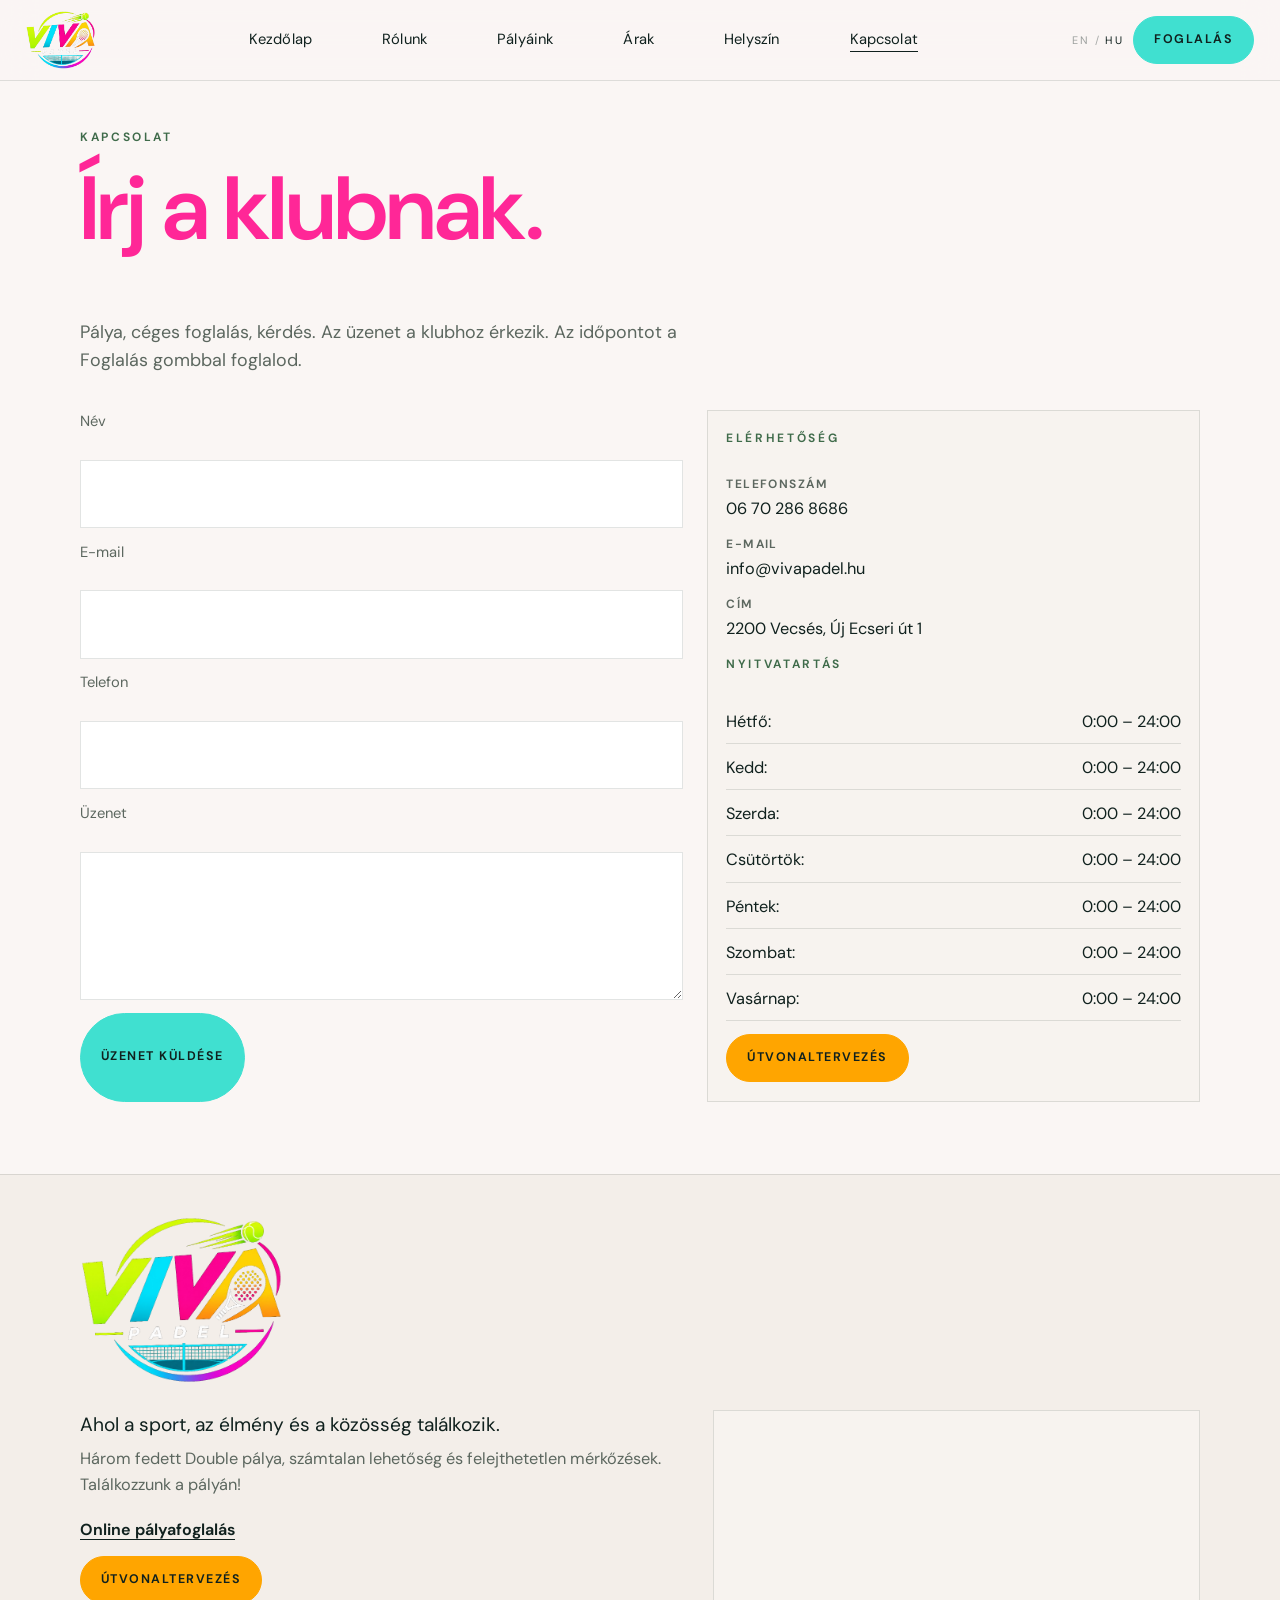
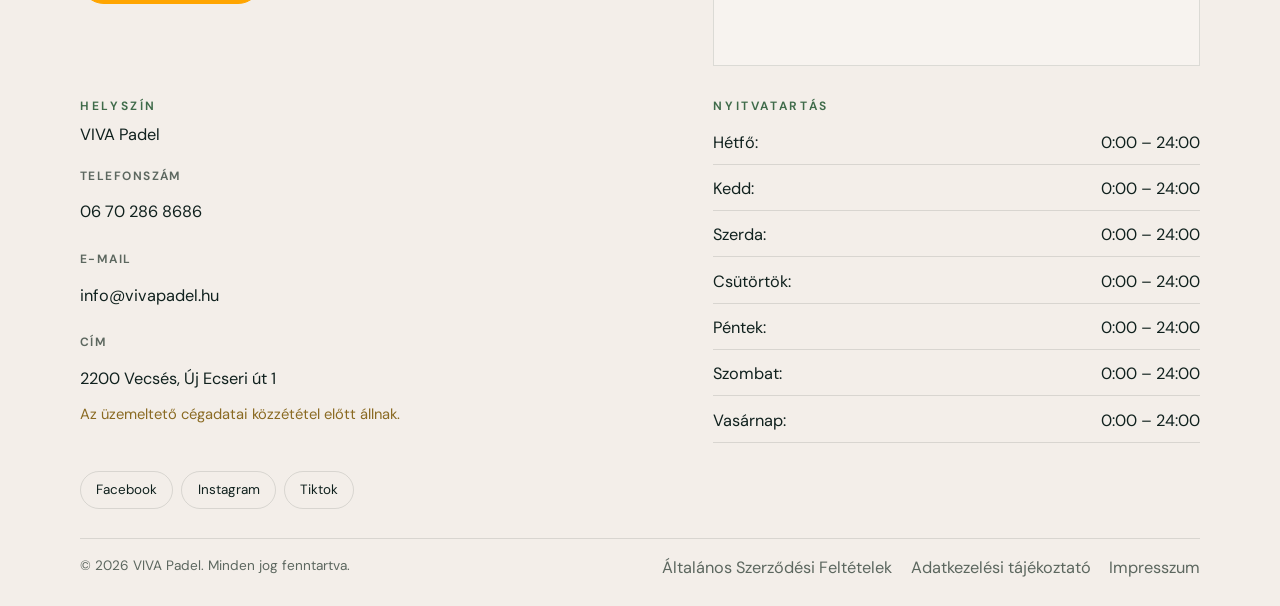
<file: web/kapcsolat.html>
<!DOCTYPE html>
<html lang="hu">
<head>
  <meta charset="utf-8">
  <meta name="viewport" content="width=device-width, initial-scale=1">
  <title>Kapcsolat · VIVA Padel</title>
  <meta name="description" content="Írj a VIVA Padel klubnak pályáról, eseményről vagy foglalásról.">
  <link rel="icon" href="images/logo.png">
  <link rel="preconnect" href="https://fonts.googleapis.com">
  <link rel="preconnect" href="https://fonts.gstatic.com" crossorigin>
  <link href="https://fonts.googleapis.com/css2?family=DM+Sans:ital,opsz,wght@0,9..40,400;0,9..40,500;0,9..40,600;0,9..40,700&family=Playfair+Display:ital,wght@0,500;0,600;1,500;1,600&display=swap" rel="stylesheet">
  <link rel="stylesheet" href="css/site.css">
  <script>try{if(localStorage.getItem("viva-locale")==="en")document.documentElement.classList.add("lang-en")}catch(e){}</script>
</head>
<body data-title-hu="Kapcsolat · VIVA Padel" data-title-en="Contact · VIVA Padel">
  <a class="skip hu" href="#tartalom">Ugrás a tartalomhoz</a>
  <a class="skip en" href="#tartalom">Skip to content</a>
  <header class="header">
    <a href="index.html" class="brand" data-label-hu="VIVA Padel, főoldal" data-label-en="VIVA Padel, home" aria-label="VIVA Padel, főoldal" data-close>
      <img src="images/logo.png" alt="" width="1020" height="850" class="brand-logo">
    </a>
    <nav class="nav-desktop" data-label-hu="Főmenü" data-label-en="Main" aria-label="Főmenü">
        <a href="index.html"><span class="hu">Kezdőlap</span><span class="en">Home</span></a>
        <a href="rolunk.html"><span class="hu">Rólunk</span><span class="en">About</span></a>
        <a href="palyak.html"><span class="hu">Pályáink</span><span class="en">Our courts</span></a>
        <a href="arak.html"><span class="hu">Árak</span><span class="en">Prices</span></a>
        <a href="helyszin.html"><span class="hu">Helyszín</span><span class="en">Location</span></a>
        <a href="kapcsolat.html" aria-current="page"><span class="hu">Kapcsolat</span><span class="en">Contact</span></a>
    </nav>
    <div class="header-actions">
      <div class="lang-switch" role="group" data-label-hu="Nyelv" data-label-en="Language" aria-label="Nyelv">
      <button type="button" data-lang="en" aria-pressed="false">EN</button>
      <span aria-hidden="true">/</span>
      <button type="button" data-lang="hu" aria-pressed="true">HU</button>
    </div>
      <a class="btn btn-lime" href="https://playtomic.com" target="_blank" rel="noopener noreferrer"><span class="hu">Foglalás</span><span class="en">Book</span></a>
      <button class="menu-button" type="button" data-menu aria-expanded="false"><span class="hu">Menü</span><span class="en">Menu</span></button>
    </div>
  </header>
  <div class="menu-overlay">
    <div class="menu-top">
      <a href="index.html" class="brand" aria-label="VIVA Padel" data-close>
        <img src="images/logo.png" alt="" width="1020" height="850" class="brand-logo">
      </a>
      <button class="menu-button" type="button" data-close><span class="hu">Bezár</span><span class="en">Close</span></button>
    </div>
    <nav class="menu-links" data-label-hu="Mobilmenü" data-label-en="Menu" aria-label="Mobilmenü">
      <a href="index.html"><span class="hu">Kezdőlap</span><span class="en">Home</span></a>
        <a href="rolunk.html"><span class="hu">Rólunk</span><span class="en">About</span></a>
        <a href="palyak.html"><span class="hu">Pályáink</span><span class="en">Our courts</span></a>
        <a href="arak.html"><span class="hu">Árak</span><span class="en">Prices</span></a>
        <a href="helyszin.html"><span class="hu">Helyszín</span><span class="en">Location</span></a>
        <a href="kapcsolat.html" aria-current="page"><span class="hu">Kapcsolat</span><span class="en">Contact</span></a>
      <div class="lang-switch" role="group" data-label-hu="Nyelv" data-label-en="Language" aria-label="Nyelv">
      <button type="button" data-lang="en" aria-pressed="false">EN</button>
      <span aria-hidden="true">/</span>
      <button type="button" data-lang="hu" aria-pressed="true">HU</button>
    </div>
      <a class="btn btn-lime" href="https://playtomic.com" target="_blank" rel="noopener noreferrer" data-close><span class="hu">Foglalás</span><span class="en">Book</span></a>
    </nav>
  </div>
  <main id="tartalom">
    <div class="page-wrap">
      <header class="section-head">
        <p class="kicker"><span class="hu">Kapcsolat</span><span class="en">Contact</span></p>
        <h1><span class="hu">Írj a klubnak.</span><span class="en">Write to the club.</span></h1>
        <p class="lead"><span class="hu">Pálya, céges foglalás, kérdés. Az üzenet a klubhoz érkezik. Az időpontot a Foglalás gombbal foglalod.</span><span class="en">A court, a company booking, a question. The message reaches the club. You book a time with the Book button.</span></p>
      </header>
      <div class="split">
        <!-- A data-email értékbe írd a klub címét. Üresen az űrlap jelzi, hogy az üzenet még nem küldhető. -->
        <form class="stack" data-contact-form data-email="info@vivapadel.hu" action="#" method="post">
          <label><span class="hu">Név</span><span class="en">Name</span><input name="name" required autocomplete="name" maxlength="80"></label>
          <label><span class="hu">E-mail</span><span class="en">Email</span><input name="email" required type="email" autocomplete="email" maxlength="120"></label>
          <label><span class="hu">Telefon</span><span class="en">Phone</span><input name="phone" required type="tel" autocomplete="tel" maxlength="30"></label>
          <label><span class="hu">Üzenet</span><span class="en">Message</span><textarea name="message" required maxlength="2000"></textarea></label>
          <p class="form-error" hidden><span class="hu">Az e-mail cím még nincs közzétéve, ezért az üzenet innen nem küldhető.</span><span class="en">The club email is not published yet, so this form cannot send a message.</span></p>
          <button class="btn btn-lime" type="submit"><span class="hu">Üzenet küldése</span><span class="en">Send message</span></button>
        </form>
        <aside class="card stack">
          <p class="kicker"><span class="hu">Elérhetőség</span><span class="en">Reach us</span></p>
          <div class="contact-line">
            <p class="contact-label"><span class="hu">Telefonszám</span><span class="en">Phone</span></p>
            <p><a href="tel:+36702868686">06 70 286 8686</a></p>
          </div>
          <div class="contact-line">
            <p class="contact-label"><span class="hu">E-mail</span><span class="en">Email</span></p>
            <p><a href="mailto:info@vivapadel.hu">info@vivapadel.hu</a></p>
          </div>
          <div class="contact-line">
            <p class="contact-label"><span class="hu">Cím</span><span class="en">Address</span></p>
            <p>2200 Vecsés, Új Ecseri út 1</p>
          </div>
          <p class="kicker"><span class="hu">Nyitvatartás</span><span class="en">Hours</span></p>
          <ul class="hours">
            <li><span><span class="hu">Hétfő:</span><span class="en">Monday:</span></span><span>0:00 – 24:00</span></li>
            <li><span><span class="hu">Kedd:</span><span class="en">Tuesday:</span></span><span>0:00 – 24:00</span></li>
            <li><span><span class="hu">Szerda:</span><span class="en">Wednesday:</span></span><span>0:00 – 24:00</span></li>
            <li><span><span class="hu">Csütörtök:</span><span class="en">Thursday:</span></span><span>0:00 – 24:00</span></li>
            <li><span><span class="hu">Péntek:</span><span class="en">Friday:</span></span><span>0:00 – 24:00</span></li>
            <li><span><span class="hu">Szombat:</span><span class="en">Saturday:</span></span><span>0:00 – 24:00</span></li>
            <li><span><span class="hu">Vasárnap:</span><span class="en">Sunday:</span></span><span>0:00 – 24:00</span></li>
          </ul>
          <a class="btn btn-route" href="https://maps.app.goo.gl/bhWNsgsahF2fgR7u5" target="_blank" rel="noopener noreferrer"><span class="hu">Útvonaltervezés</span><span class="en">Directions</span></a>
        </aside>
      </div>
    </div>
  </main>
  <footer class="site-footer">
    <div class="footer-inner">
      <a href="index.html" class="footer-brand" aria-label="VIVA Padel">
        <img src="images/logo.png" alt="" width="1020" height="850" class="footer-logo">
      </a>
      <div class="footer-top">
        <div>
          <p class="footer-lead"><span class="hu">Ahol a sport, az élmény és a közösség találkozik.</span><span class="en">Where sport, the experience, and the community meet.</span></p>
          <p class="muted footer-text"><span class="hu">Három fedett Double pálya, számtalan lehetőség és felejthetetlen mérkőzések. Találkozzunk a pályán!</span><span class="en">Three indoor Double courts, plenty of ways to play, and matches you will remember. See you on court.</span></p>
          <div class="footer-actions">
            <a class="footer-book" href="https://playtomic.com" target="_blank" rel="noopener noreferrer"><span class="hu">Online pályafoglalás</span><span class="en">Book a court online</span></a>
            <a class="btn btn-route" href="https://maps.app.goo.gl/bhWNsgsahF2fgR7u5" target="_blank" rel="noopener noreferrer"><span class="hu">Útvonaltervezés</span><span class="en">Directions</span></a>
          </div>
        </div>
        <iframe class="footer-map" title="VIVA Padel, Vecsés, Új Ecseri út 1" src="https://maps.google.com/maps?q=47.401107,19.2986646&amp;hl=hu&amp;z=16&amp;output=embed" loading="lazy" referrerpolicy="no-referrer-when-downgrade"></iframe>
      </div>
      <div class="footer-grid">
        <div>
          <p class="kicker"><span class="hu">Helyszín</span><span class="en">Location</span></p>
          <p>VIVA Padel</p>
          <div class="contact-line">
            <p class="contact-label"><span class="hu">Telefonszám</span><span class="en">Phone</span></p>
            <p><a href="tel:+36702868686">06 70 286 8686</a></p>
          </div>
          <div class="contact-line">
            <p class="contact-label"><span class="hu">E-mail</span><span class="en">Email</span></p>
            <p><a href="mailto:info@vivapadel.hu">info@vivapadel.hu</a></p>
          </div>
          <div class="contact-line">
            <p class="contact-label"><span class="hu">Cím</span><span class="en">Address</span></p>
            <p>2200 Vecsés, Új Ecseri út 1</p>
          </div>
          <p class="legal-note"><span class="hu">Az üzemeltető cégadatai közzététel előtt állnak.</span><span class="en">The operator’s company details are still to be published.</span></p>
        </div>
        <div>
          <p class="kicker"><span class="hu">Nyitvatartás</span><span class="en">Hours</span></p>
          <ul class="hours">
            <li><span><span class="hu">Hétfő:</span><span class="en">Monday:</span></span><span>0:00 – 24:00</span></li>
            <li><span><span class="hu">Kedd:</span><span class="en">Tuesday:</span></span><span>0:00 – 24:00</span></li>
            <li><span><span class="hu">Szerda:</span><span class="en">Wednesday:</span></span><span>0:00 – 24:00</span></li>
            <li><span><span class="hu">Csütörtök:</span><span class="en">Thursday:</span></span><span>0:00 – 24:00</span></li>
            <li><span><span class="hu">Péntek:</span><span class="en">Friday:</span></span><span>0:00 – 24:00</span></li>
            <li><span><span class="hu">Szombat:</span><span class="en">Saturday:</span></span><span>0:00 – 24:00</span></li>
            <li><span><span class="hu">Vasárnap:</span><span class="en">Sunday:</span></span><span>0:00 – 24:00</span></li>
          </ul>
        </div>
      </div>
      <nav class="footer-pages" data-label-hu="Közösségi oldalak" data-label-en="Social" aria-label="Közösségi oldalak">
        <a href="https://www.facebook.com/" target="_blank" rel="noopener noreferrer">Facebook</a>
        <a href="https://www.instagram.com/" target="_blank" rel="noopener noreferrer">Instagram</a>
        <a href="https://www.tiktok.com/" target="_blank" rel="noopener noreferrer">Tiktok</a>
      </nav>
      <div class="footer-bottom">
        <p class="fine">© <span class="year">2026</span> VIVA Padel. <span class="hu">Minden jog fenntartva.</span><span class="en">All rights reserved.</span></p>
        <div class="footer-links">
          <a href="aszf.html"><span class="hu">Általános Szerződési Feltételek</span><span class="en">Terms and conditions</span></a>
          <a href="adatvedelem.html"><span class="hu">Adatkezelési tájékoztató</span><span class="en">Privacy notice</span></a>
          <a href="impresszum.html"><span class="hu">Impresszum</span><span class="en">Imprint</span></a>
        </div>
      </div>
    </div>
  </footer>
  <script src="js/site.js"></script>
</body>
</html>
</file>
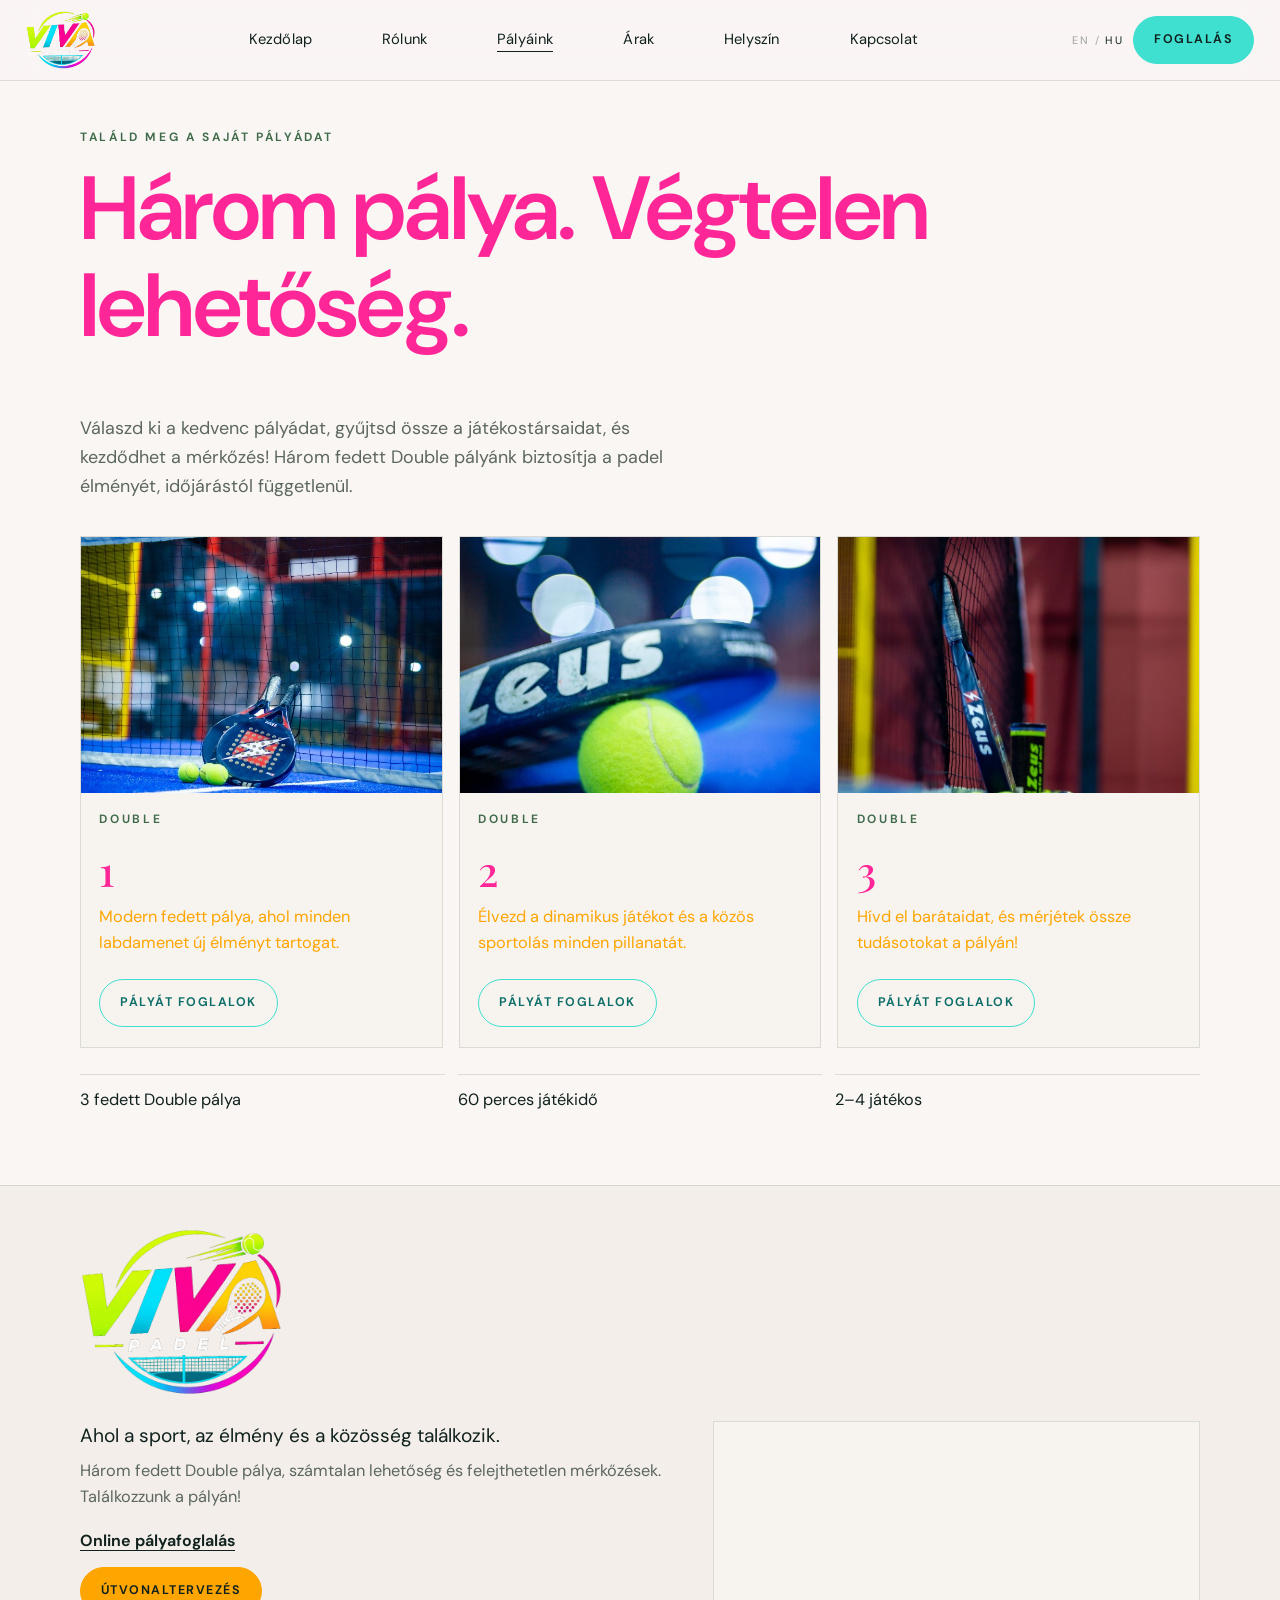
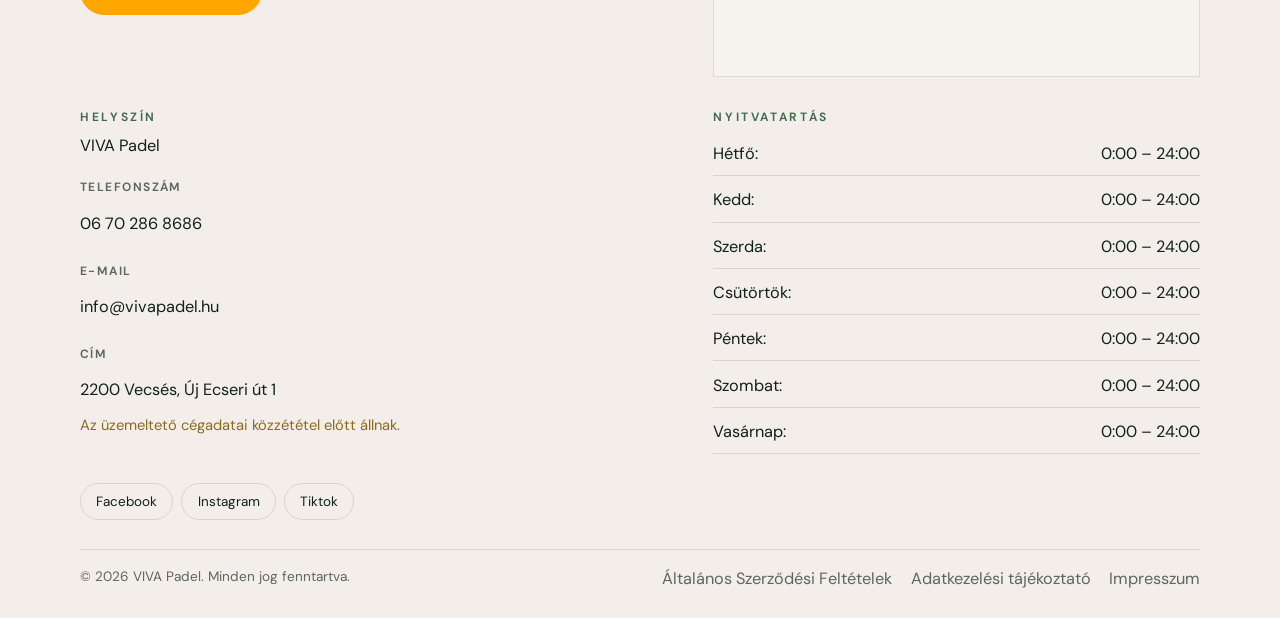
<file: web/palyak.html>
<!DOCTYPE html>
<html lang="hu">
<head>
  <meta charset="utf-8">
  <meta name="viewport" content="width=device-width, initial-scale=1">
  <title>Pályáink · VIVA Padel</title>
  <meta name="description" content="Három fedett VIVA Padel Double pálya. 60 perces játékidő, időjárástól függetlenül.">
  <link rel="icon" href="images/logo.png">
  <link rel="preconnect" href="https://fonts.googleapis.com">
  <link rel="preconnect" href="https://fonts.gstatic.com" crossorigin>
  <link href="https://fonts.googleapis.com/css2?family=DM+Sans:ital,opsz,wght@0,9..40,400;0,9..40,500;0,9..40,600;0,9..40,700&family=Playfair+Display:ital,wght@0,500;0,600;1,500;1,600&display=swap" rel="stylesheet">
  <link rel="stylesheet" href="css/site.css">
  <script>try{if(localStorage.getItem("viva-locale")==="en")document.documentElement.classList.add("lang-en")}catch(e){}</script>
</head>
<body data-title-hu="Pályáink · VIVA Padel" data-title-en="Courts · VIVA Padel">
  <a class="skip hu" href="#tartalom">Ugrás a tartalomhoz</a>
  <a class="skip en" href="#tartalom">Skip to content</a>
  <header class="header">
    <a href="index.html" class="brand" data-label-hu="VIVA Padel, főoldal" data-label-en="VIVA Padel, home" aria-label="VIVA Padel, főoldal" data-close>
      <img src="images/logo.png" alt="" width="1020" height="850" class="brand-logo">
    </a>
    <nav class="nav-desktop" data-label-hu="Főmenü" data-label-en="Main" aria-label="Főmenü">
        <a href="index.html"><span class="hu">Kezdőlap</span><span class="en">Home</span></a>
        <a href="rolunk.html"><span class="hu">Rólunk</span><span class="en">About</span></a>
        <a href="palyak.html" aria-current="page"><span class="hu">Pályáink</span><span class="en">Our courts</span></a>
        <a href="arak.html"><span class="hu">Árak</span><span class="en">Prices</span></a>
        <a href="helyszin.html"><span class="hu">Helyszín</span><span class="en">Location</span></a>
        <a href="kapcsolat.html"><span class="hu">Kapcsolat</span><span class="en">Contact</span></a>
    </nav>
    <div class="header-actions">
      <div class="lang-switch" role="group" data-label-hu="Nyelv" data-label-en="Language" aria-label="Nyelv">
      <button type="button" data-lang="en" aria-pressed="false">EN</button>
      <span aria-hidden="true">/</span>
      <button type="button" data-lang="hu" aria-pressed="true">HU</button>
    </div>
      <a class="btn btn-lime" href="https://playtomic.com" target="_blank" rel="noopener noreferrer"><span class="hu">Foglalás</span><span class="en">Book</span></a>
      <button class="menu-button" type="button" data-menu aria-expanded="false"><span class="hu">Menü</span><span class="en">Menu</span></button>
    </div>
  </header>
  <div class="menu-overlay">
    <div class="menu-top">
      <a href="index.html" class="brand" aria-label="VIVA Padel" data-close>
        <img src="images/logo.png" alt="" width="1020" height="850" class="brand-logo">
      </a>
      <button class="menu-button" type="button" data-close><span class="hu">Bezár</span><span class="en">Close</span></button>
    </div>
    <nav class="menu-links" data-label-hu="Mobilmenü" data-label-en="Menu" aria-label="Mobilmenü">
      <a href="index.html"><span class="hu">Kezdőlap</span><span class="en">Home</span></a>
        <a href="rolunk.html"><span class="hu">Rólunk</span><span class="en">About</span></a>
        <a href="palyak.html" aria-current="page"><span class="hu">Pályáink</span><span class="en">Our courts</span></a>
        <a href="arak.html"><span class="hu">Árak</span><span class="en">Prices</span></a>
        <a href="helyszin.html"><span class="hu">Helyszín</span><span class="en">Location</span></a>
        <a href="kapcsolat.html"><span class="hu">Kapcsolat</span><span class="en">Contact</span></a>
      <div class="lang-switch" role="group" data-label-hu="Nyelv" data-label-en="Language" aria-label="Nyelv">
      <button type="button" data-lang="en" aria-pressed="false">EN</button>
      <span aria-hidden="true">/</span>
      <button type="button" data-lang="hu" aria-pressed="true">HU</button>
    </div>
      <a class="btn btn-lime" href="https://playtomic.com" target="_blank" rel="noopener noreferrer" data-close><span class="hu">Foglalás</span><span class="en">Book</span></a>
    </nav>
  </div>
  <main id="tartalom">
    <div class="page-wrap">
      <header class="section-head wide">
        <p class="kicker"><span class="hu">Találd meg a saját pályádat</span><span class="en">Find your own court</span></p>
        <h1><span class="hu">Három pálya. Végtelen lehetőség.</span><span class="en">Three courts. Endless ways to play.</span></h1>
        <p class="lead"><span class="hu">Válaszd ki a kedvenc pályádat, gyűjtsd össze a játékostársaidat, és kezdődhet a mérkőzés! Három fedett Double pályánk biztosítja a padel élményét, időjárástól függetlenül.</span><span class="en">Choose your favourite court, get your partners together, and the match can start. Three indoor Double courts, whatever the weather.</span></p>
      </header>
      <div class="court-grid">
          <article class="card photo-card">
            <img src="images/gallery-1.jpg" alt="">
            <div>
              <p class="kicker"><span class="hu">Double</span><span class="en">Double</span></p>
              <h2>1</h2>
              <p class="muted"><span class="hu">Modern fedett pálya, ahol minden labdamenet új élményt tartogat.</span><span class="en">A modern indoor court, where every rally feels new.</span></p>
              <a class="btn btn-ghost" href="https://playtomic.com" target="_blank" rel="noopener noreferrer"><span class="hu">Pályát foglalok</span><span class="en">Book a court</span></a>
            </div>
          </article>
          <article class="card photo-card">
            <img src="images/hero.jpg" alt="">
            <div>
              <p class="kicker"><span class="hu">Double</span><span class="en">Double</span></p>
              <h2>2</h2>
              <p class="muted"><span class="hu">Élvezd a dinamikus játékot és a közös sportolás minden pillanatát.</span><span class="en">Enjoy the pace of the game and every moment of playing together.</span></p>
              <a class="btn btn-ghost" href="https://playtomic.com" target="_blank" rel="noopener noreferrer"><span class="hu">Pályát foglalok</span><span class="en">Book a court</span></a>
            </div>
          </article>
          <article class="card photo-card">
            <img src="images/gallery-2.jpg" alt="">
            <div>
              <p class="kicker"><span class="hu">Double</span><span class="en">Double</span></p>
              <h2>3</h2>
              <p class="muted"><span class="hu">Hívd el barátaidat, és mérjétek össze tudásotokat a pályán!</span><span class="en">Bring your friends and see how you match up on court.</span></p>
              <a class="btn btn-ghost" href="https://playtomic.com" target="_blank" rel="noopener noreferrer"><span class="hu">Pályát foglalok</span><span class="en">Book a court</span></a>
            </div>
          </article>
      </div>
      <ul class="facts">
          <li><span class="hu">3 fedett Double pálya</span><span class="en">3 indoor Double courts</span></li>
          <li><span class="hu">60 perces játékidő</span><span class="en">60-minute game time</span></li>
          <li><span class="hu">2–4 játékos</span><span class="en">2–4 players</span></li>
        </ul>
    </div>
  </main>
  <footer class="site-footer">
    <div class="footer-inner">
      <a href="index.html" class="footer-brand" aria-label="VIVA Padel">
        <img src="images/logo.png" alt="" width="1020" height="850" class="footer-logo">
      </a>
      <div class="footer-top">
        <div>
          <p class="footer-lead"><span class="hu">Ahol a sport, az élmény és a közösség találkozik.</span><span class="en">Where sport, the experience, and the community meet.</span></p>
          <p class="muted footer-text"><span class="hu">Három fedett Double pálya, számtalan lehetőség és felejthetetlen mérkőzések. Találkozzunk a pályán!</span><span class="en">Three indoor Double courts, plenty of ways to play, and matches you will remember. See you on court.</span></p>
          <div class="footer-actions">
            <a class="footer-book" href="https://playtomic.com" target="_blank" rel="noopener noreferrer"><span class="hu">Online pályafoglalás</span><span class="en">Book a court online</span></a>
            <a class="btn btn-route" href="https://maps.app.goo.gl/bhWNsgsahF2fgR7u5" target="_blank" rel="noopener noreferrer"><span class="hu">Útvonaltervezés</span><span class="en">Directions</span></a>
          </div>
        </div>
        <iframe class="footer-map" title="VIVA Padel, Vecsés, Új Ecseri út 1" src="https://maps.google.com/maps?q=47.401107,19.2986646&amp;hl=hu&amp;z=16&amp;output=embed" loading="lazy" referrerpolicy="no-referrer-when-downgrade"></iframe>
      </div>
      <div class="footer-grid">
        <div>
          <p class="kicker"><span class="hu">Helyszín</span><span class="en">Location</span></p>
          <p>VIVA Padel</p>
          <div class="contact-line">
            <p class="contact-label"><span class="hu">Telefonszám</span><span class="en">Phone</span></p>
            <p><a href="tel:+36702868686">06 70 286 8686</a></p>
          </div>
          <div class="contact-line">
            <p class="contact-label"><span class="hu">E-mail</span><span class="en">Email</span></p>
            <p><a href="mailto:info@vivapadel.hu">info@vivapadel.hu</a></p>
          </div>
          <div class="contact-line">
            <p class="contact-label"><span class="hu">Cím</span><span class="en">Address</span></p>
            <p>2200 Vecsés, Új Ecseri út 1</p>
          </div>
          <p class="legal-note"><span class="hu">Az üzemeltető cégadatai közzététel előtt állnak.</span><span class="en">The operator’s company details are still to be published.</span></p>
        </div>
        <div>
          <p class="kicker"><span class="hu">Nyitvatartás</span><span class="en">Hours</span></p>
          <ul class="hours">
            <li><span><span class="hu">Hétfő:</span><span class="en">Monday:</span></span><span>0:00 – 24:00</span></li>
            <li><span><span class="hu">Kedd:</span><span class="en">Tuesday:</span></span><span>0:00 – 24:00</span></li>
            <li><span><span class="hu">Szerda:</span><span class="en">Wednesday:</span></span><span>0:00 – 24:00</span></li>
            <li><span><span class="hu">Csütörtök:</span><span class="en">Thursday:</span></span><span>0:00 – 24:00</span></li>
            <li><span><span class="hu">Péntek:</span><span class="en">Friday:</span></span><span>0:00 – 24:00</span></li>
            <li><span><span class="hu">Szombat:</span><span class="en">Saturday:</span></span><span>0:00 – 24:00</span></li>
            <li><span><span class="hu">Vasárnap:</span><span class="en">Sunday:</span></span><span>0:00 – 24:00</span></li>
          </ul>
        </div>
      </div>
      <nav class="footer-pages" data-label-hu="Közösségi oldalak" data-label-en="Social" aria-label="Közösségi oldalak">
        <a href="https://www.facebook.com/" target="_blank" rel="noopener noreferrer">Facebook</a>
        <a href="https://www.instagram.com/" target="_blank" rel="noopener noreferrer">Instagram</a>
        <a href="https://www.tiktok.com/" target="_blank" rel="noopener noreferrer">Tiktok</a>
      </nav>
      <div class="footer-bottom">
        <p class="fine">© <span class="year">2026</span> VIVA Padel. <span class="hu">Minden jog fenntartva.</span><span class="en">All rights reserved.</span></p>
        <div class="footer-links">
          <a href="aszf.html"><span class="hu">Általános Szerződési Feltételek</span><span class="en">Terms and conditions</span></a>
          <a href="adatvedelem.html"><span class="hu">Adatkezelési tájékoztató</span><span class="en">Privacy notice</span></a>
          <a href="impresszum.html"><span class="hu">Impresszum</span><span class="en">Imprint</span></a>
        </div>
      </div>
    </div>
  </footer>
  <script src="js/site.js"></script>
</body>
</html>
</file>
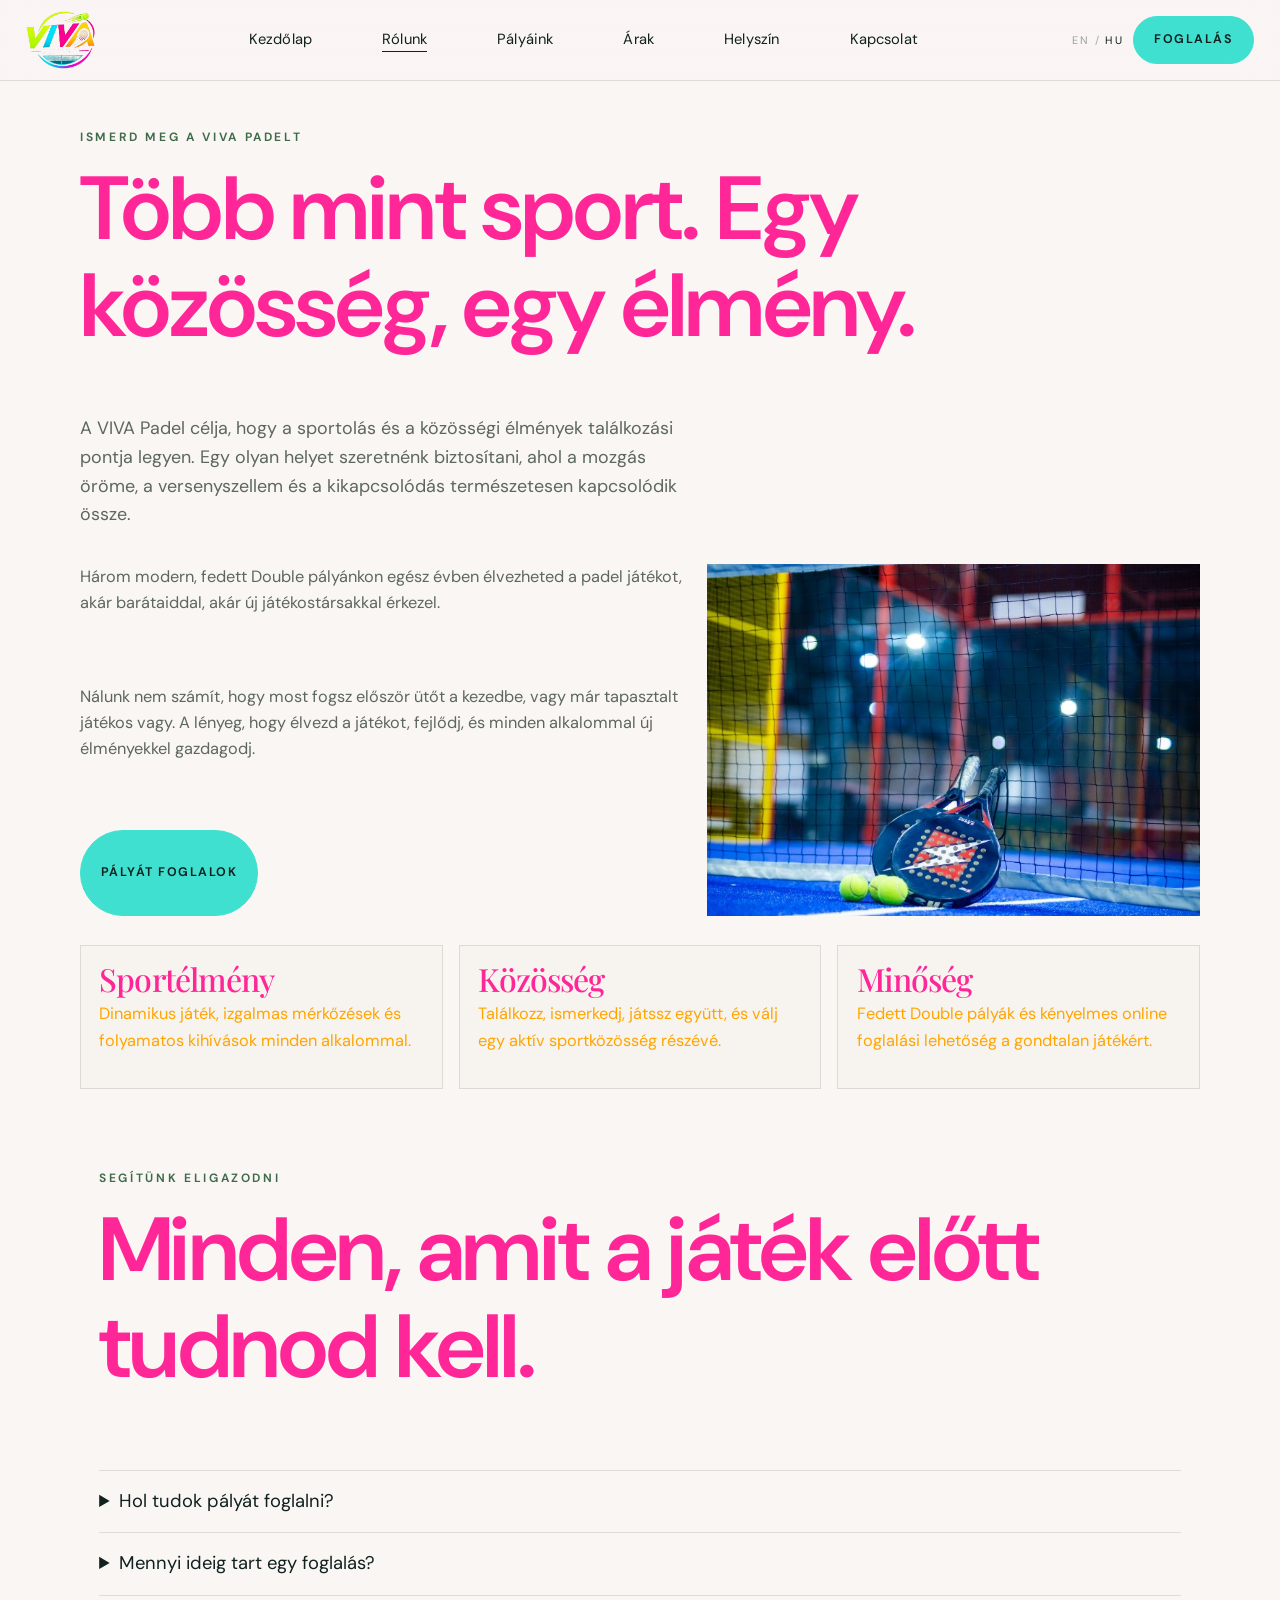
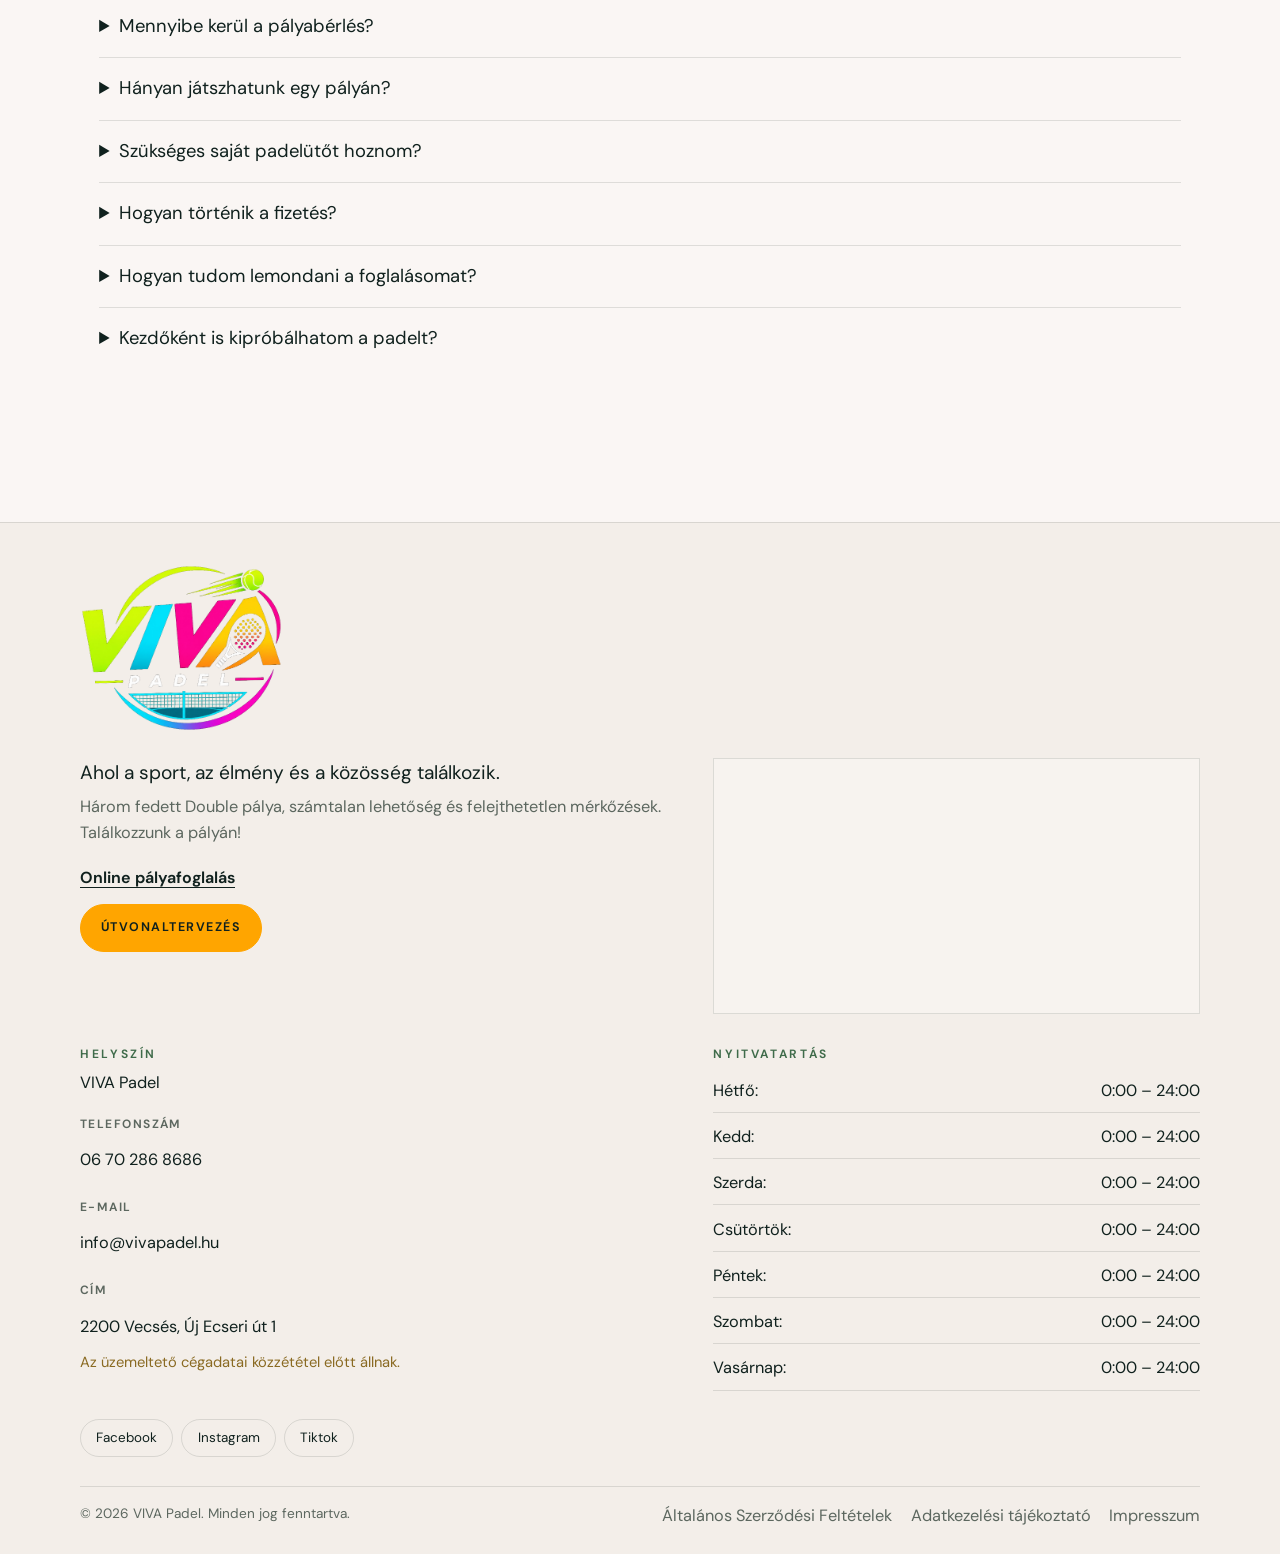
<file: web/rolunk.html>
<!DOCTYPE html>
<html lang="hu">
<head>
  <meta charset="utf-8">
  <meta name="viewport" content="width=device-width, initial-scale=1">
  <title>Rólunk · VIVA Padel</title>
  <meta name="description" content="A VIVA Padel a sport és a közösség találkozása. Három fedett Double pálya, egész évben.">
  <link rel="icon" href="images/logo.png">
  <link rel="preconnect" href="https://fonts.googleapis.com">
  <link rel="preconnect" href="https://fonts.gstatic.com" crossorigin>
  <link href="https://fonts.googleapis.com/css2?family=DM+Sans:ital,opsz,wght@0,9..40,400;0,9..40,500;0,9..40,600;0,9..40,700&family=Playfair+Display:ital,wght@0,500;0,600;1,500;1,600&display=swap" rel="stylesheet">
  <link rel="stylesheet" href="css/site.css">
  <script>try{if(localStorage.getItem("viva-locale")==="en")document.documentElement.classList.add("lang-en")}catch(e){}</script>
</head>
<body data-title-hu="Rólunk · VIVA Padel" data-title-en="About · VIVA Padel">
  <a class="skip hu" href="#tartalom">Ugrás a tartalomhoz</a>
  <a class="skip en" href="#tartalom">Skip to content</a>
  <header class="header">
    <a href="index.html" class="brand" data-label-hu="VIVA Padel, főoldal" data-label-en="VIVA Padel, home" aria-label="VIVA Padel, főoldal" data-close>
      <img src="images/logo.png" alt="" width="1020" height="850" class="brand-logo">
    </a>
    <nav class="nav-desktop" data-label-hu="Főmenü" data-label-en="Main" aria-label="Főmenü">
        <a href="index.html"><span class="hu">Kezdőlap</span><span class="en">Home</span></a>
        <a href="rolunk.html" aria-current="page"><span class="hu">Rólunk</span><span class="en">About</span></a>
        <a href="palyak.html"><span class="hu">Pályáink</span><span class="en">Our courts</span></a>
        <a href="arak.html"><span class="hu">Árak</span><span class="en">Prices</span></a>
        <a href="helyszin.html"><span class="hu">Helyszín</span><span class="en">Location</span></a>
        <a href="kapcsolat.html"><span class="hu">Kapcsolat</span><span class="en">Contact</span></a>
    </nav>
    <div class="header-actions">
      <div class="lang-switch" role="group" data-label-hu="Nyelv" data-label-en="Language" aria-label="Nyelv">
      <button type="button" data-lang="en" aria-pressed="false">EN</button>
      <span aria-hidden="true">/</span>
      <button type="button" data-lang="hu" aria-pressed="true">HU</button>
    </div>
      <a class="btn btn-lime" href="https://playtomic.com" target="_blank" rel="noopener noreferrer"><span class="hu">Foglalás</span><span class="en">Book</span></a>
      <button class="menu-button" type="button" data-menu aria-expanded="false"><span class="hu">Menü</span><span class="en">Menu</span></button>
    </div>
  </header>
  <div class="menu-overlay">
    <div class="menu-top">
      <a href="index.html" class="brand" aria-label="VIVA Padel" data-close>
        <img src="images/logo.png" alt="" width="1020" height="850" class="brand-logo">
      </a>
      <button class="menu-button" type="button" data-close><span class="hu">Bezár</span><span class="en">Close</span></button>
    </div>
    <nav class="menu-links" data-label-hu="Mobilmenü" data-label-en="Menu" aria-label="Mobilmenü">
      <a href="index.html"><span class="hu">Kezdőlap</span><span class="en">Home</span></a>
        <a href="rolunk.html" aria-current="page"><span class="hu">Rólunk</span><span class="en">About</span></a>
        <a href="palyak.html"><span class="hu">Pályáink</span><span class="en">Our courts</span></a>
        <a href="arak.html"><span class="hu">Árak</span><span class="en">Prices</span></a>
        <a href="helyszin.html"><span class="hu">Helyszín</span><span class="en">Location</span></a>
        <a href="kapcsolat.html"><span class="hu">Kapcsolat</span><span class="en">Contact</span></a>
      <div class="lang-switch" role="group" data-label-hu="Nyelv" data-label-en="Language" aria-label="Nyelv">
      <button type="button" data-lang="en" aria-pressed="false">EN</button>
      <span aria-hidden="true">/</span>
      <button type="button" data-lang="hu" aria-pressed="true">HU</button>
    </div>
      <a class="btn btn-lime" href="https://playtomic.com" target="_blank" rel="noopener noreferrer" data-close><span class="hu">Foglalás</span><span class="en">Book</span></a>
    </nav>
  </div>
  <main id="tartalom">
    <div class="page-wrap">
      <header class="section-head wide">
        <p class="kicker"><span class="hu">Ismerd meg a VIVA Padelt</span><span class="en">Meet VIVA Padel</span></p>
        <h1><span class="hu">Több mint sport. Egy közösség, egy élmény.</span><span class="en">More than a sport. A community, an experience.</span></h1>
        <p class="lead"><span class="hu">A VIVA Padel célja, hogy a sportolás és a közösségi élmények találkozási pontja legyen. Egy olyan helyet szeretnénk biztosítani, ahol a mozgás öröme, a versenyszellem és a kikapcsolódás természetesen kapcsolódik össze.</span><span class="en">VIVA Padel is where sport and community meet. We want a place where the joy of movement, a competitive spirit, and time off come together naturally.</span></p>
      </header>
      <div class="split">
        <div class="stack">
          <p class="muted"><span class="hu">Három modern, fedett Double pályánkon egész évben élvezheted a padel játékot, akár barátaiddal, akár új játékostársakkal érkezel.</span><span class="en">On our three modern indoor Double courts you can play padel all year, whether you arrive with friends or with new partners.</span></p>
          <p class="muted"><span class="hu">Nálunk nem számít, hogy most fogsz először ütőt a kezedbe, vagy már tapasztalt játékos vagy. A lényeg, hogy élvezd a játékot, fejlődj, és minden alkalommal új élményekkel gazdagodj.</span><span class="en">It does not matter if this is your first time holding a racket or you already know the game. Enjoy it, get better, and leave with something new every time.</span></p>
          <a class="btn btn-lime" href="https://playtomic.com" target="_blank" rel="noopener noreferrer"><span class="hu">Pályát foglalok</span><span class="en">Book a court</span></a>
        </div>
        <img src="images/gallery-1.jpg" data-alt-hu="Padelpálya és háló" data-alt-en="Padel court and net" alt="Padelpálya és háló">
      </div>
      <div class="card-grid values">
        <article class="card"><h2 style="font-size: 2rem"><span class="hu">Sportélmény</span><span class="en">The game</span></h2><p class="muted"><span class="hu">Dinamikus játék, izgalmas mérkőzések és folyamatos kihívások minden alkalommal.</span><span class="en">Fast rallies, close matches, and a new challenge every time you play.</span></p></article>
        <article class="card"><h2 style="font-size: 2rem"><span class="hu">Közösség</span><span class="en">Community</span></h2><p class="muted"><span class="hu">Találkozz, ismerkedj, játssz együtt, és válj egy aktív sportközösség részévé.</span><span class="en">Meet people, play together, and become part of an active sports community.</span></p></article>
        <article class="card"><h2 style="font-size: 2rem"><span class="hu">Minőség</span><span class="en">Quality</span></h2><p class="muted"><span class="hu">Fedett Double pályák és kényelmes online foglalási lehetőség a gondtalan játékért.</span><span class="en">Indoor Double courts and easy online booking, so the game stays simple.</span></p></article>
      </div>
      <section class="section" style="padding-inline: 0">
        <div class="section-head wide">
          <p class="kicker"><span class="hu">Segítünk eligazodni</span><span class="en">We will help you find your way</span></p>
          <h2><span class="hu">Minden, amit a játék előtt tudnod kell.</span><span class="en">Everything to know before you play.</span></h2>
        </div>
        <div class="faq">
          <details>
            <summary><span class="hu">Hol tudok pályát foglalni?</span><span class="en">Where can I book a court?</span></summary>
            <p><span class="hu">Pályát online, a weboldalunkon található foglalás gombra kattintva, a Playtomic rendszerén keresztül tudsz foglalni. Itt megtekintheted az elérhető időpontokat, kiválaszthatod a pályát, és elvégezheted a foglalást.</span><span class="en">Book online through Playtomic, using the booking button on our site. You can see open times, choose a court, and complete the booking there.</span></p>
          </details>
          <details>
            <summary><span class="hu">Mennyi ideig tart egy foglalás?</span><span class="en">How long is a booking?</span></summary>
            <p><span class="hu">Egy foglalás alapértelmezetten 60 perc játékidőt biztosít. Amennyiben hosszabb időt szeretnétek játszani, további időpontot is foglalhattok az elérhetőség függvényében.</span><span class="en">A booking is 60 minutes of play. If you want longer, you can book another slot when one is free.</span></p>
          </details>
          <details>
            <summary><span class="hu">Mennyibe kerül a pályabérlés?</span><span class="en">How much does a court cost?</span></summary>
            <p><span class="hu">A Double pálya 60 percre 06:00–15:00 között 10 000 Ft, 15:00–23:00 között 14 000 Ft, 23:00–06:00 között 8 000 Ft. A díj a kezdés időpontjától függ, és egy teljes pályára szól.</span><span class="en">A Double court is 10,000 Ft from 06:00 to 15:00, 14,000 Ft from 15:00 to 23:00, and 8,000 Ft from 23:00 to 06:00, for 60 minutes. The fee depends on the start time and covers the whole court.</span></p>
          </details>
          <details>
            <summary><span class="hu">Hányan játszhatunk egy pályán?</span><span class="en">How many people can play on one court?</span></summary>
            <p><span class="hu">Minden pályánk Double pálya, 2–4 játékos számára.</span><span class="en">Every court is a Double court, for 2–4 players.</span></p>
          </details>
          <details>
            <summary><span class="hu">Szükséges saját padelütőt hoznom?</span><span class="en">Do I need my own padel racket?</span></summary>
            <p><span class="hu">Nem feltétlenül! Amennyiben nincs saját felszerelésed, a recepción lehetőséged van ütőt kérni. Az ütőbérlés aktuális díjáról a helyszínen érdeklődhetsz.</span><span class="en">Not necessarily. If you do not have your own, you can ask for a racket at reception. The rental fee is told there.</span></p>
          </details>
          <details>
            <summary><span class="hu">Hogyan történik a fizetés?</span><span class="en">How do I pay?</span></summary>
            <p><span class="hu">A fizetés a Playtomic online foglalási rendszerén keresztül történik, a foglalás során megadott feltételek szerint.</span><span class="en">You pay through Playtomic while you book, under the terms shown there.</span></p>
          </details>
          <details>
            <summary><span class="hu">Hogyan tudom lemondani a foglalásomat?</span><span class="en">How do I cancel a booking?</span></summary>
            <p><span class="hu">A foglalás lemondását a Playtomic rendszerén keresztül tudod intézni. A lemondásra vonatkozó feltételeket a foglalási rendszer szabályzata tartalmazza.</span><span class="en">Cancel through Playtomic. The cancellation rules are in the booking system’s terms.</span></p>
          </details>
          <details>
            <summary><span class="hu">Kezdőként is kipróbálhatom a padelt?</span><span class="en">Can I try padel as a beginner?</span></summary>
            <p><span class="hu">Természetesen! A padel könnyen elsajátítható, élvezetes sport, amelyet kezdőként is bátran kipróbálhatsz. Hívd el barátaidat, és tapasztaljátok meg együtt a játék örömét!</span><span class="en">Yes. Padel is easy to pick up and fun from the first game. Bring your friends and try it together.</span></p>
          </details>
        </div>
      </section>
    </div>
  </main>
  <footer class="site-footer">
    <div class="footer-inner">
      <a href="index.html" class="footer-brand" aria-label="VIVA Padel">
        <img src="images/logo.png" alt="" width="1020" height="850" class="footer-logo">
      </a>
      <div class="footer-top">
        <div>
          <p class="footer-lead"><span class="hu">Ahol a sport, az élmény és a közösség találkozik.</span><span class="en">Where sport, the experience, and the community meet.</span></p>
          <p class="muted footer-text"><span class="hu">Három fedett Double pálya, számtalan lehetőség és felejthetetlen mérkőzések. Találkozzunk a pályán!</span><span class="en">Three indoor Double courts, plenty of ways to play, and matches you will remember. See you on court.</span></p>
          <div class="footer-actions">
            <a class="footer-book" href="https://playtomic.com" target="_blank" rel="noopener noreferrer"><span class="hu">Online pályafoglalás</span><span class="en">Book a court online</span></a>
            <a class="btn btn-route" href="https://maps.app.goo.gl/bhWNsgsahF2fgR7u5" target="_blank" rel="noopener noreferrer"><span class="hu">Útvonaltervezés</span><span class="en">Directions</span></a>
          </div>
        </div>
        <iframe class="footer-map" title="VIVA Padel, Vecsés, Új Ecseri út 1" src="https://maps.google.com/maps?q=47.401107,19.2986646&amp;hl=hu&amp;z=16&amp;output=embed" loading="lazy" referrerpolicy="no-referrer-when-downgrade"></iframe>
      </div>
      <div class="footer-grid">
        <div>
          <p class="kicker"><span class="hu">Helyszín</span><span class="en">Location</span></p>
          <p>VIVA Padel</p>
          <div class="contact-line">
            <p class="contact-label"><span class="hu">Telefonszám</span><span class="en">Phone</span></p>
            <p><a href="tel:+36702868686">06 70 286 8686</a></p>
          </div>
          <div class="contact-line">
            <p class="contact-label"><span class="hu">E-mail</span><span class="en">Email</span></p>
            <p><a href="mailto:info@vivapadel.hu">info@vivapadel.hu</a></p>
          </div>
          <div class="contact-line">
            <p class="contact-label"><span class="hu">Cím</span><span class="en">Address</span></p>
            <p>2200 Vecsés, Új Ecseri út 1</p>
          </div>
          <p class="legal-note"><span class="hu">Az üzemeltető cégadatai közzététel előtt állnak.</span><span class="en">The operator’s company details are still to be published.</span></p>
        </div>
        <div>
          <p class="kicker"><span class="hu">Nyitvatartás</span><span class="en">Hours</span></p>
          <ul class="hours">
            <li><span><span class="hu">Hétfő:</span><span class="en">Monday:</span></span><span>0:00 – 24:00</span></li>
            <li><span><span class="hu">Kedd:</span><span class="en">Tuesday:</span></span><span>0:00 – 24:00</span></li>
            <li><span><span class="hu">Szerda:</span><span class="en">Wednesday:</span></span><span>0:00 – 24:00</span></li>
            <li><span><span class="hu">Csütörtök:</span><span class="en">Thursday:</span></span><span>0:00 – 24:00</span></li>
            <li><span><span class="hu">Péntek:</span><span class="en">Friday:</span></span><span>0:00 – 24:00</span></li>
            <li><span><span class="hu">Szombat:</span><span class="en">Saturday:</span></span><span>0:00 – 24:00</span></li>
            <li><span><span class="hu">Vasárnap:</span><span class="en">Sunday:</span></span><span>0:00 – 24:00</span></li>
          </ul>
        </div>
      </div>
      <nav class="footer-pages" data-label-hu="Közösségi oldalak" data-label-en="Social" aria-label="Közösségi oldalak">
        <a href="https://www.facebook.com/" target="_blank" rel="noopener noreferrer">Facebook</a>
        <a href="https://www.instagram.com/" target="_blank" rel="noopener noreferrer">Instagram</a>
        <a href="https://www.tiktok.com/" target="_blank" rel="noopener noreferrer">Tiktok</a>
      </nav>
      <div class="footer-bottom">
        <p class="fine">© <span class="year">2026</span> VIVA Padel. <span class="hu">Minden jog fenntartva.</span><span class="en">All rights reserved.</span></p>
        <div class="footer-links">
          <a href="aszf.html"><span class="hu">Általános Szerződési Feltételek</span><span class="en">Terms and conditions</span></a>
          <a href="adatvedelem.html"><span class="hu">Adatkezelési tájékoztató</span><span class="en">Privacy notice</span></a>
          <a href="impresszum.html"><span class="hu">Impresszum</span><span class="en">Imprint</span></a>
        </div>
      </div>
    </div>
  </footer>
  <script src="js/site.js"></script>
</body>
</html>
</file>
<file: web/css/site.css>
:root {
  --bg: #faf6f4;
  --bg-2: #f3eee9;
  --ink: #10211e;
  --muted: #5c675f;
  --line: rgba(16, 33, 30, 0.12);
  --card: #f7f3ef;
  --accent: #40e0d0;
  --lime: #40e0d0;
  --cyan: #1f6f66;
  --magenta: #ff2797;
  --gold: #8a6a22;
  --shadow: 0 18px 40px rgba(16, 33, 30, 0.06);
  color-scheme: light;
}

* { box-sizing: border-box; }
html { scroll-behavior: smooth; }
body {
  margin: 0;
  min-height: 100vh;
  display: flex;
  flex-direction: column;
  background: var(--bg);
  color: var(--ink);
  font-family: var(--font-sans), sans-serif;
  font-size: 1.02rem;
  line-height: 1.6;
}
main { flex: 1; }
a { color: inherit; text-decoration: none; }
button, input, select, textarea { font: inherit; color: inherit; }
img { max-width: 100%; display: block; }
h1, h2, h3, p { margin-top: 0; }
h1, h2, h3 {
  font-family: var(--font-display), serif;
  font-weight: 500;
  letter-spacing: -0.03em;
  line-height: 0.96;
}
.skip {
  position: absolute;
  left: 1rem;
  top: -4rem;
  background: white;
  color: var(--ink);
  padding: 0.6rem 0.8rem;
  z-index: 80;
}
.skip:focus { top: 1rem; }

.header {
  position: fixed;
  z-index: 40;
  top: 0;
  left: 0;
  right: 0;
  display: flex;
  align-items: center;
  justify-content: space-between;
  gap: 1rem;
  min-height: 4.6rem;
  padding: 0.7rem 1.1rem;
  background: transparent;
  border-bottom: 1px solid var(--line);
}
.header::before {
  content: "";
  position: absolute;
  inset: 0;
  z-index: -1;
  background: rgba(250, 246, 244, 0.9);
  -webkit-backdrop-filter: blur(16px);
  backdrop-filter: blur(16px);
  pointer-events: none;
}
.header-home {
  border-bottom-color: transparent;
  color: white;
}
.header-home::before {
  background: linear-gradient(180deg, rgba(8, 16, 14, 0.45), transparent);
}
.brand {
  display: flex;
  align-items: center;
  line-height: 0;
  background: transparent;
  -webkit-tap-highlight-color: transparent;
}
.brand:focus { outline: none; }
.brand:focus-visible { outline: 2px solid var(--accent); outline-offset: 3px; }
.brand-logo {
  height: 3.2rem;
  width: auto;
  background: transparent;
  -webkit-tap-highlight-color: transparent;
  pointer-events: none;
  transform: translateZ(0);
}
.nav-desktop { display: none; }
.nav-desktop a {
  font-size: 0.92rem;
  letter-spacing: 0.01em;
}
.nav-desktop a[aria-current="page"] { border-bottom: 1px solid currentColor; }
.header-actions { display: flex; align-items: center; gap: 0.6rem; }
.header-actions .lang-switch { display: none; }
.header-actions .btn {
  display: inline-flex;
  min-height: 2.6rem;
  padding: 0 0.85rem;
  font-size: 0.72rem;
}
.header-home .btn-lime {
  background: #40e0d0;
  color: var(--ink);
  border-color: #40e0d0;
}
.header-home .menu-button { color: white; border-color: rgba(255, 255, 255, 0.45); }

.lang-switch {
  display: inline-flex;
  align-items: center;
  gap: 0.28rem;
  font-size: 0.68rem;
  letter-spacing: 0.2em;
  line-height: 1;
}
.lang-switch button {
  border: 0;
  background: transparent;
  padding: 0.15rem 0;
  color: inherit;
  opacity: 0.4;
  cursor: pointer;
  letter-spacing: inherit;
  font-size: inherit;
}
.lang-switch button[aria-pressed="true"] { opacity: 1; }
.lang-switch span { opacity: 0.35; }
.menu-links .lang-switch { margin-top: 0.8rem; font-size: 0.9rem; }

.menu-button, .btn {
  border: 1px solid var(--line);
  background: transparent;
  border-radius: 999px;
}
.menu-button {
  min-height: 2.6rem;
  padding: 0 0.85rem;
  letter-spacing: 0.14em;
  text-transform: uppercase;
  font-size: 0.72rem;
}
.btn {
  display: inline-flex;
  align-items: center;
  justify-content: center;
  min-height: 3rem;
  padding: 0.75rem 1.25rem;
  font-size: 0.78rem;
  font-weight: 650;
  letter-spacing: 0.12em;
  text-transform: uppercase;
  transition: background 160ms ease, color 160ms ease, border-color 160ms ease;
}
.btn-lime, .btn-light { background: #40e0d0; color: var(--ink); border-color: #40e0d0; }
.btn-lime:hover, .btn-light:hover, .header-home .btn-lime:hover { background: #2ecfc0; border-color: #2ecfc0; }
.btn-route { background: #FFA500; color: var(--ink); border-color: #FFA500; }
.btn-route:hover { background: #e89400; border-color: #e89400; }
.btn-ghost { color: #0c6e68; border-color: #40e0d0; }
.btn-ghost:hover, .hero .btn-ghost:hover { background: #40e0d0; color: var(--ink); border-color: #40e0d0; }
.hero .btn-ghost { color: #40e0d0; border-color: #40e0d0; }

.menu-overlay {
  position: fixed;
  inset: 0;
  z-index: 60;
  background: var(--bg);
  color: var(--ink);
  display: flex;
  flex-direction: column;
  padding: 1.2rem;
}
.menu-top { display: flex; justify-content: space-between; align-items: center; }
.menu-links { display: grid; align-content: center; gap: 1rem; flex: 1; }
.menu-links a {
  font-family: var(--font-display), serif;
  font-size: clamp(2.6rem, 10vw, 4.8rem);
  line-height: 1.05;
}
.menu-links .btn { justify-self: start; margin-top: 1rem; }

.setup-banner {
  position: absolute;
  left: 1rem;
  right: 1rem;
  top: 100%;
  margin: 0.4rem 0 0;
  color: #231b08;
  background: #efe2b4;
  padding: 0.45rem 0.75rem;
  font-size: 0.82rem;
  font-weight: 650;
}

.hero {
  position: relative;
  min-height: 100vh;
  display: flex;
  align-items: flex-end;
  justify-content: center;
  padding: 7rem 1.25rem 4.5rem;
  overflow: hidden;
  color: white;
  text-align: center;
}
.hero-photo {
  position: absolute;
  inset: 0;
  width: 100%;
  height: 100%;
  object-fit: cover;
  object-position: center 68%;
}
.hero-shade {
  position: absolute;
  inset: 0;
  background: linear-gradient(180deg, rgba(8, 16, 14, 0.18) 0%, rgba(8, 16, 14, 0.18) 42%, rgba(8, 16, 14, 0.72) 100%);
}
.hero-stage {
  position: relative;
  z-index: 1;
  width: min(920px, 100%);
}
.hero h1 {
  font-size: clamp(4.2rem, 12vw, 8.4rem);
}
.hero-italic { font-style: normal; font-weight: inherit; }
.hero h1,
.section-head h1,
.section-head h2,
.page-wrap h1,
.cta-band h2 {
  font-family: var(--font-sans), sans-serif;
  font-style: normal;
  font-weight: 600;
  letter-spacing: -0.02em;
  line-height: 1.08;
  color: var(--magenta);
}
.hero .kicker { color: var(--accent); }
.hero .lead { margin-inline: auto; color: rgba(255, 255, 255, 0.88); }

.kicker {
  margin: 0 0 0.85rem;
  color: #3f6b4a;
  font-size: 0.75rem;
  font-weight: 650;
  letter-spacing: 0.22em;
  text-transform: uppercase;
}
.lead { max-width: 38rem; color: var(--muted); font-size: 1.12rem; }
.hero-actions, .inline-actions { display: flex; flex-wrap: wrap; justify-content: center; gap: 0.7rem; margin: 1.5rem 0 0; }
.muted { color: var(--muted); }
.card p.muted,
.way p.muted { color: #FFA500; }

.section, .page-wrap { width: min(1120px, calc(100% - 2.4rem)); margin: 0 auto; }
.section { padding: 5rem 0; }
.page-wrap { padding: 8rem 0 4.5rem; }
.section-head { margin-bottom: 2.2rem; }
.section-head h2, .page-wrap h1 { font-size: clamp(3.2rem, 7vw, 5.6rem); max-width: 12ch; }
.section-head.wide h2, .page-wrap .section-head.wide h1 { max-width: 16ch; }
.section-action { margin-top: 1.6rem; }
.card-grid.values { margin-top: 1.8rem; }
.card-grid.values h2,
.card-grid.values h3 { color: var(--magenta); }
.facts {
  list-style: none;
  padding: 0;
  margin: 1.6rem 0 0;
  display: grid;
  gap: 0.8rem;
}
.facts li {
  margin: 0;
  padding-top: 0.75rem;
  border-top: 1px solid var(--line);
}
.intro .split { align-items: end; }

.photo-row {
  display: grid;
  grid-template-columns: 1.1fr 0.8fr 1fr;
  gap: 0.55rem;
  width: min(1200px, calc(100% - 1.2rem));
  margin: 0 auto;
}
.photo-row img { width: 100%; height: 18rem; object-fit: cover; }

.split { display: grid; gap: 1.5rem; }
.ways { display: grid; }
.way {
  display: grid;
  grid-template-columns: auto 1fr;
  gap: 1rem 1.4rem;
  padding: 1.3rem 0;
  border-top: 1px solid var(--line);
}
.way strong { display: block; font-size: 1.2rem; }
.way-no {
  font-family: var(--font-display), serif;
  font-style: italic;
  font-size: 1.8rem;
  color: var(--ink);
}

.court-grid, .card-grid, .price-grid { display: grid; gap: 1rem; }
.card {
  background: var(--card);
  border: 1px solid var(--line);
  border-radius: 0;
  padding: 1.15rem;
}
.card h2, .card h3 { font-size: clamp(2rem, 4vw, 2.6rem); margin-bottom: 0.4rem; }
.photo-card { padding: 0; overflow: hidden; display: grid; }
.photo-card img { width: 100%; height: 16rem; object-fit: cover; }
.photo-card > div { display: grid; gap: 0.45rem; padding: 1.1rem 1.15rem 1.25rem; }
.court-grid h2,
.court-grid h3 { color: var(--magenta); }

.price-band { background: var(--bg-2); border-block: 1px solid var(--line); }
.price-num {
  font-family: var(--font-display), serif;
  font-size: clamp(2.8rem, 6vw, 4.2rem);
  letter-spacing: -0.04em;
  line-height: 0.95;
  margin-bottom: 0.35rem;
}

.faq details { border-top: 1px solid var(--line); padding: 1rem 0; }
.faq summary { cursor: pointer; font-size: 1.15rem; }
.faq p { margin: 0.55rem 0 0.15rem; color: var(--muted); }

.cta-band {
  width: min(1120px, calc(100% - 2.4rem));
  margin: 0 auto 4.5rem;
  padding: 3rem 1.4rem;
  background: #40e0d0;
  color: var(--ink);
  text-align: center;
}
.cta-band h2 { font-size: clamp(3.2rem, 8vw, 6rem); }
.cta-band .lead { margin-inline: auto; color: rgba(16, 33, 30, 0.78); }
.cta-band .kicker { color: var(--ink); }
.cta-band .btn-light { background: var(--ink); color: white; border-color: var(--ink); }
.cta-band .btn-light:hover { background: #243833; border-color: #243833; }
.cta-band .hero-actions, .cta-band .btn { margin-top: 1.2rem; }

.site-footer {
  margin-top: auto;
  border-top: 1px solid var(--line);
  background: #f3eee9;
}
.footer-inner {
  width: min(1120px, calc(100% - 2.5rem));
  margin: 0 auto;
  padding: 2.6rem 0 1.6rem;
}
.footer-brand {
  display: inline-flex;
  line-height: 0;
  margin: 0;
  background: transparent;
}
.footer-logo {
  height: clamp(7.5rem, 18vw, 10.5rem);
  width: auto;
  background: transparent;
}
.footer-top {
  display: grid;
  gap: 1.4rem 2.4rem;
  align-items: stretch;
  margin-top: 1.1rem;
}
.footer-lead {
  max-width: 34rem;
  margin: 0 0 0.35rem;
  font-size: 1.2rem;
}
.footer-map {
  width: 100%;
  height: 16rem;
  border: 1px solid var(--line);
  background: var(--card);
}
.footer-text { max-width: 38rem; margin-top: 0; }
.footer-actions {
  display: flex;
  flex-direction: column;
  align-items: flex-start;
  gap: 0.85rem;
  margin: 1.15rem 0 0;
}
.footer-book {
  display: inline;
  border: 0;
  border-radius: 0;
  min-height: 0;
  padding: 0;
  background: transparent;
  color: var(--ink);
  font-size: 1rem;
  font-weight: 650;
  letter-spacing: 0;
  text-transform: none;
  text-decoration: underline;
  text-underline-offset: 0.22em;
}
.contact-line { display: grid; gap: 0.12rem; }
.contact-line p { margin: 0; }
.contact-label {
  color: var(--muted);
  font-size: 0.75rem;
  font-weight: 650;
  letter-spacing: 0.12em;
  text-transform: uppercase;
}
.footer-grid .contact-line { margin-top: 0.85rem; }
.footer-grid {
  display: grid;
  gap: 1.8rem 2.4rem;
  margin-top: 1.6rem;
}
.footer-pages {
  display: flex;
  flex-wrap: wrap;
  gap: 0.5rem;
  margin-top: 1.8rem;
}
.footer-pages a {
  display: inline-flex;
  align-items: center;
  min-height: 2.35rem;
  padding: 0 0.95rem;
  border: 1px solid var(--line);
  border-radius: 999px;
  color: var(--ink);
  font-size: 0.84rem;
}
.footer-pages a:hover { border-color: var(--ink); }
.place-photo, .split img {
  width: 100%;
  height: 22rem;
  object-fit: cover;
}
.place-photo { margin-top: 2.2rem; }
.footer-grid p { margin: 0.35rem 0; }
.footer-links { display: flex; flex-wrap: wrap; gap: 0.55rem 1.15rem; color: var(--muted); }
.footer-links a:hover { color: var(--ink); }
.footer-bottom {
  display: flex;
  flex-wrap: wrap;
  justify-content: space-between;
  gap: 0.7rem 1.4rem;
  margin-top: 1.8rem;
  padding-top: 1rem;
  border-top: 1px solid var(--line);
}
.footer-bottom .fine { margin: 0; }
.legal-note { color: var(--gold); font-size: 0.92rem; }
.fine { color: var(--muted); font-size: 0.85rem; }

.hours { list-style: none; padding: 0; margin: 0; display: grid; gap: 0.2rem; }
.hours li, .meta-row, .legal-row {
  display: flex;
  justify-content: space-between;
  gap: 1rem;
  border-bottom: 1px solid var(--line);
  padding: 0.5rem 0;
}
.legal-row { display: grid; }
.legal-row dt { color: var(--muted); font-size: 0.78rem; letter-spacing: 0.08em; text-transform: uppercase; }
.legal-row dd { margin: 0.15rem 0 0; }

.prose { display: grid; gap: 0.9rem; max-width: 46rem; }
.prose h2 { font-size: clamp(1.8rem, 4vw, 2.4rem); margin-top: 0.8rem; }
.prose p, .prose li { color: var(--muted); }
.prose ul { margin: 0; padding-left: 1.1rem; }

.toolbar, .form-grid, .stack { display: grid; gap: 0.8rem; }
.stack > .btn, .photo-card .btn { justify-self: start; }
label { display: grid; gap: 0.35rem; color: var(--muted); font-size: 0.92rem; }
input, select, textarea {
  width: 100%;
  background: white;
  border: 1px solid var(--line);
  border-radius: 0;
  min-height: 3rem;
  padding: 0.7rem 0.85rem;
}
textarea { min-height: 8rem; resize: vertical; }
.form-error, .error {
  color: #6d2030;
  background: #fde8ec;
  border: 1px solid #f3c2cb;
  padding: 0.7rem 0.85rem;
}
.ok-note {
  color: var(--ink);
  background: #40e0d0;
  border: 1px solid #2ecfc0;
  padding: 0.7rem 0.85rem;
}

@media (max-width: 720px) {
  .photo-row { grid-template-columns: 1fr; }
  .photo-row img { height: 14rem; }
  .hero h1 { font-size: clamp(3.4rem, 16vw, 5rem); }
  .hero .lead { font-size: 0.9rem; line-height: 1.45; }
}

@media (min-width: 860px) {
  .header {
    display: grid;
    grid-template-columns: auto minmax(0, 1fr) auto;
    align-items: center;
    column-gap: 1.75rem;
    padding-inline: 1.6rem;
  }
  .nav-desktop { display: flex; justify-content: space-evenly; align-items: center; width: 100%; padding-inline: 3.5rem; }
  .header-actions .lang-switch { display: inline-flex; }
  .header-actions .btn {
    display: inline-flex;
    min-height: 3rem;
    padding: 0.75rem 1.25rem;
    font-size: 0.78rem;
  }
  .menu-button { display: none; }
  .brand-logo { height: 3.6rem; }
  .footer-grid, .footer-top { grid-template-columns: 1.1fr 0.9fr; }
  .footer-map { height: 100%; min-height: 16rem; }
  .split { grid-template-columns: 1.1fr 0.9fr; }
  .court-grid { grid-template-columns: 1fr 1fr 1fr; }
  .card-grid { grid-template-columns: 1fr 1fr; }
  .card-grid.values { grid-template-columns: 1fr 1fr 1fr; }
  .facts { grid-template-columns: 1fr 1fr 1fr; }
  .price-grid { grid-template-columns: minmax(0, 36rem); }
  .form-grid.two { grid-template-columns: 1fr 1fr; }
  .legal-row { grid-template-columns: 16rem 1fr; align-items: baseline; }
  .photo-row img { height: 22rem; }
}

:root {
  --font-sans: "DM Sans", sans-serif;
  --font-display: "Playfair Display", serif;
}

html:not(.lang-en) .en { display: none; }
html.lang-en .hu { display: none; }

.menu-overlay { display: none; }
html.menu-open,
html.menu-open body { overflow: hidden; }
html.menu-open .menu-overlay { display: flex; }

button.btn { cursor: pointer; }
button.btn:disabled { opacity: 0.6; }
</file>
